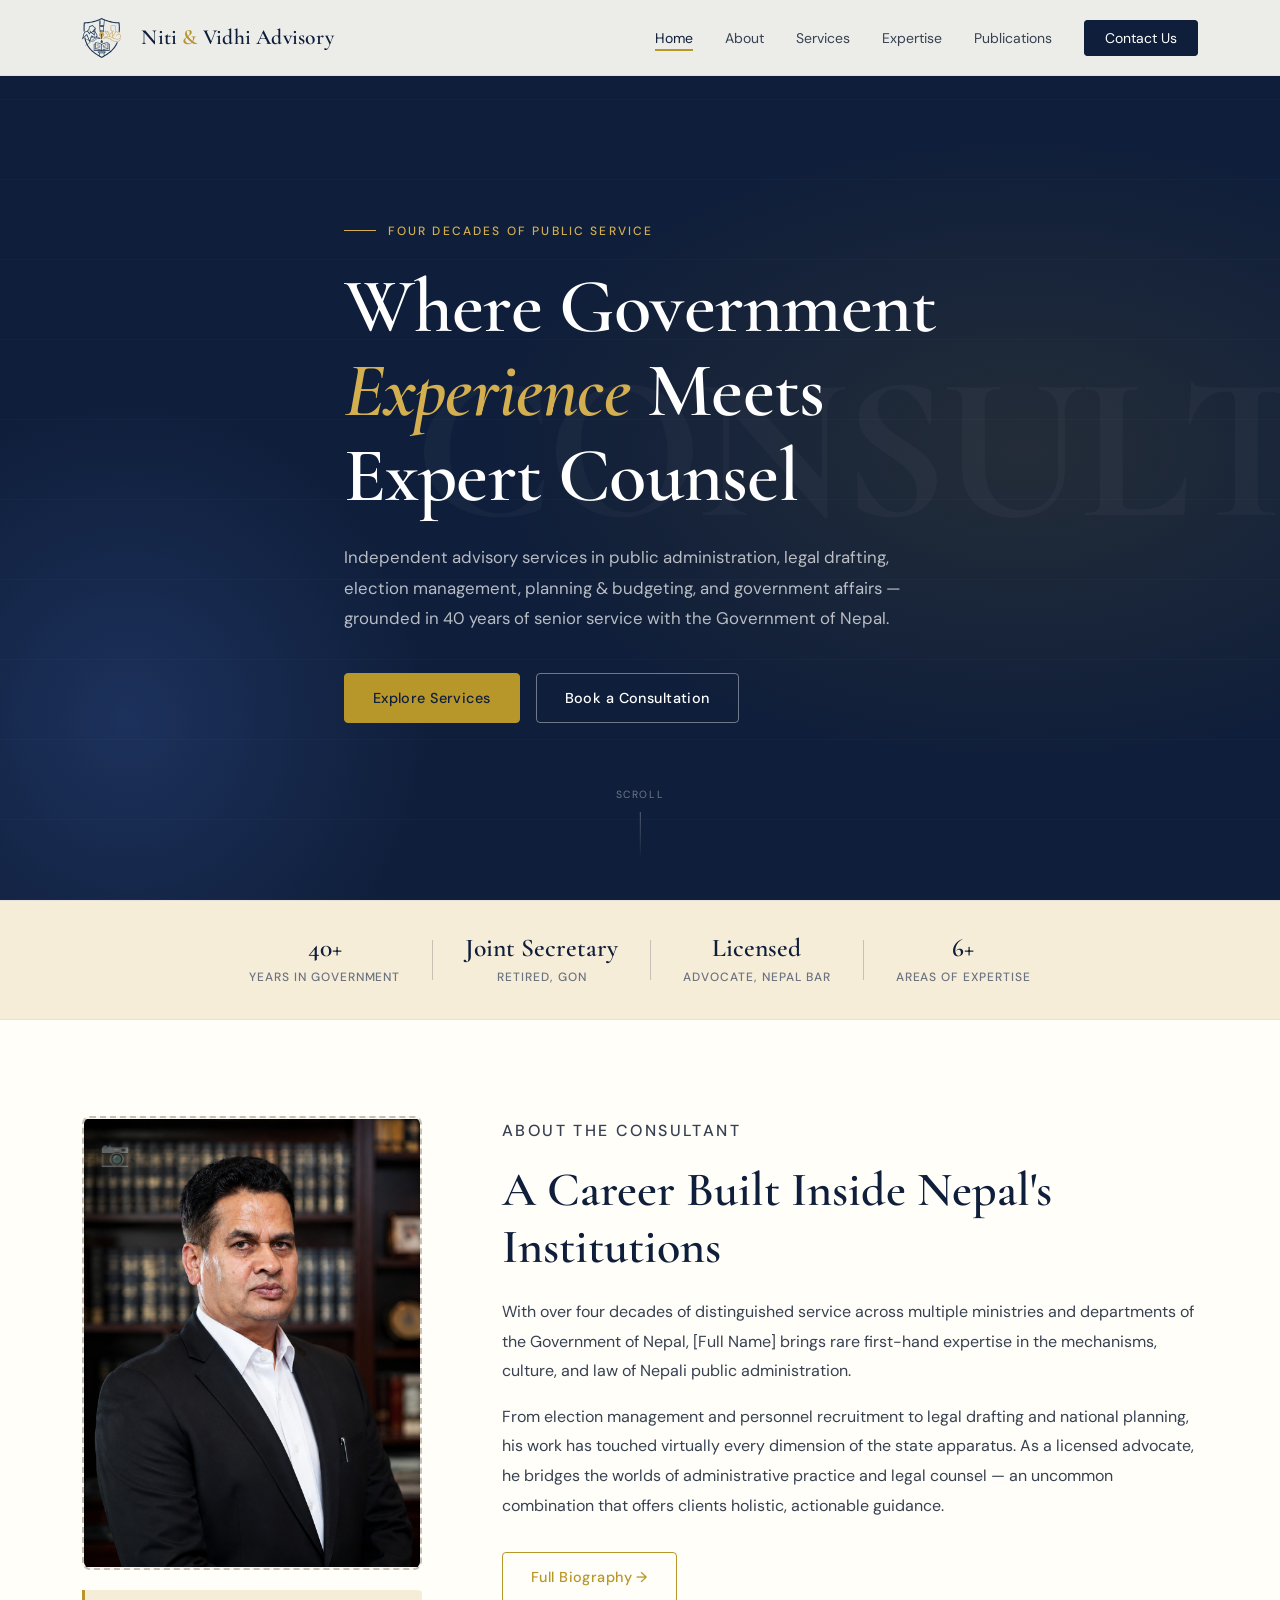
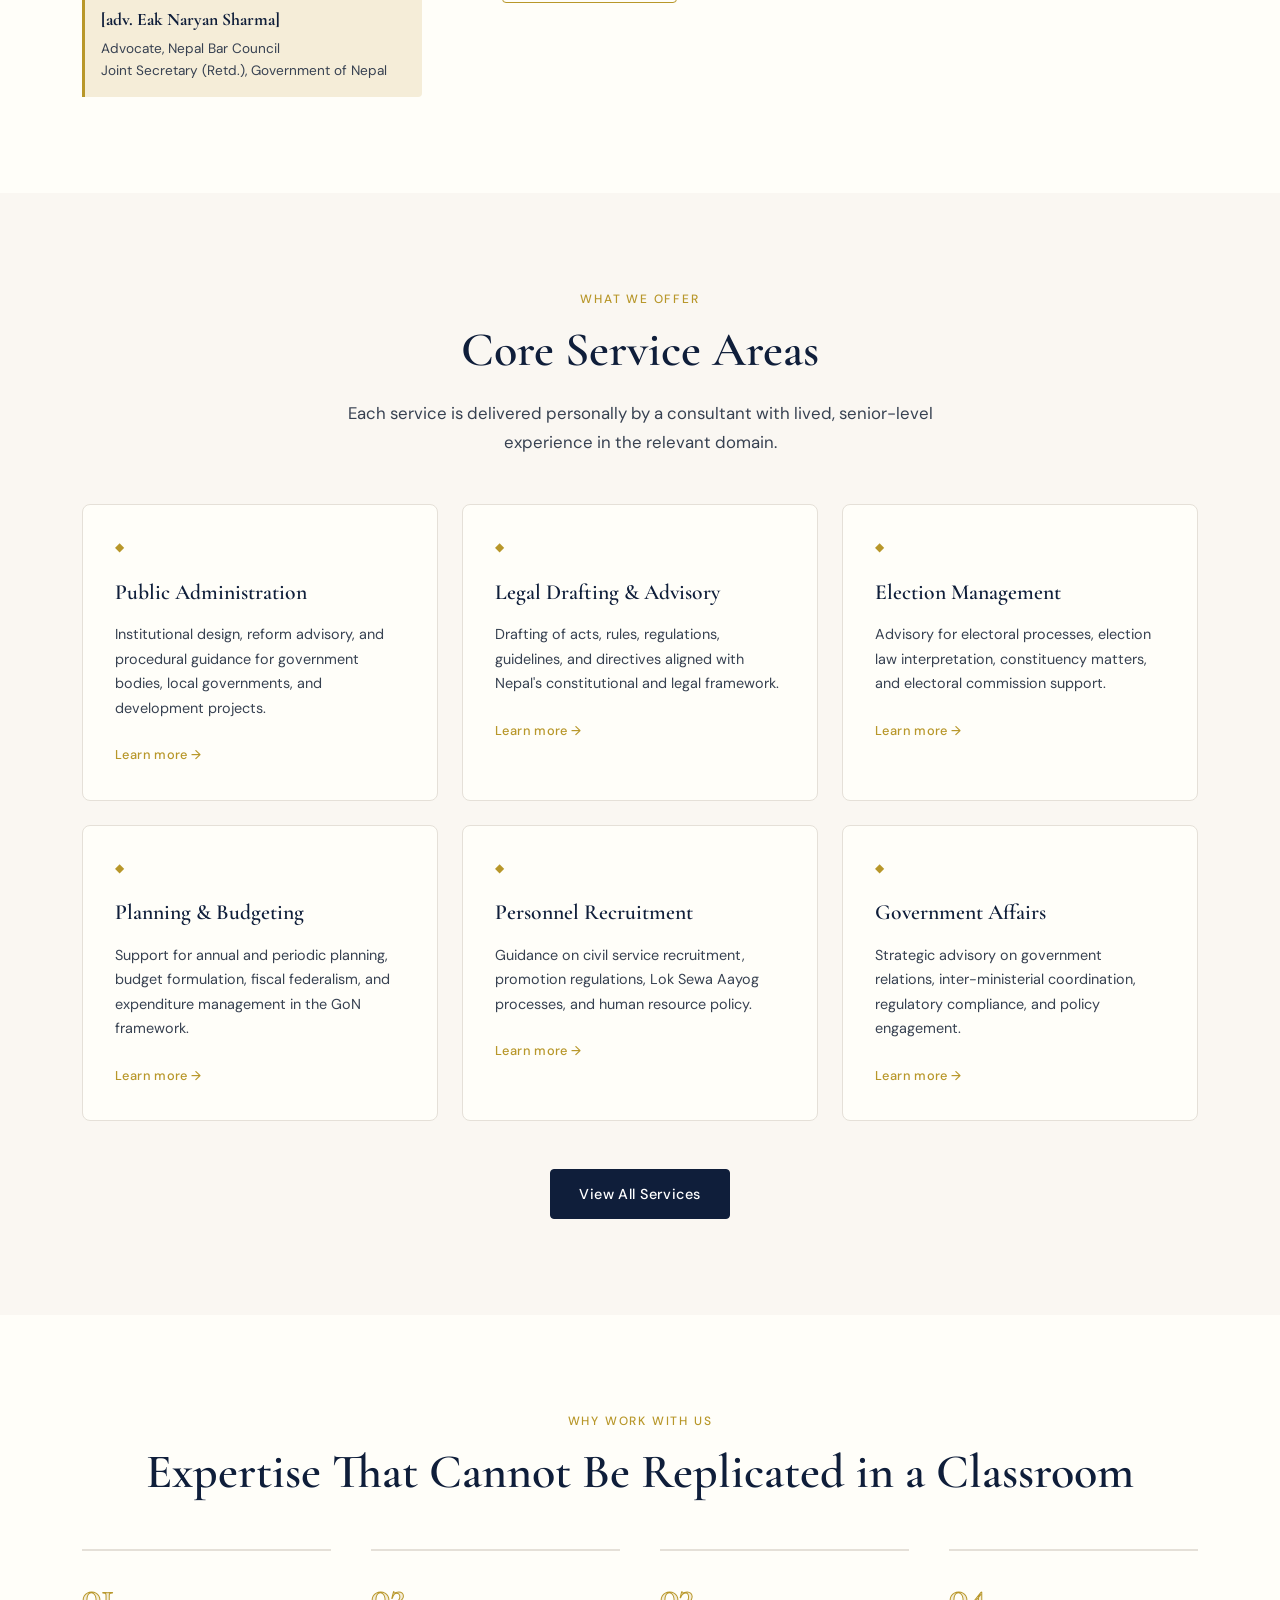
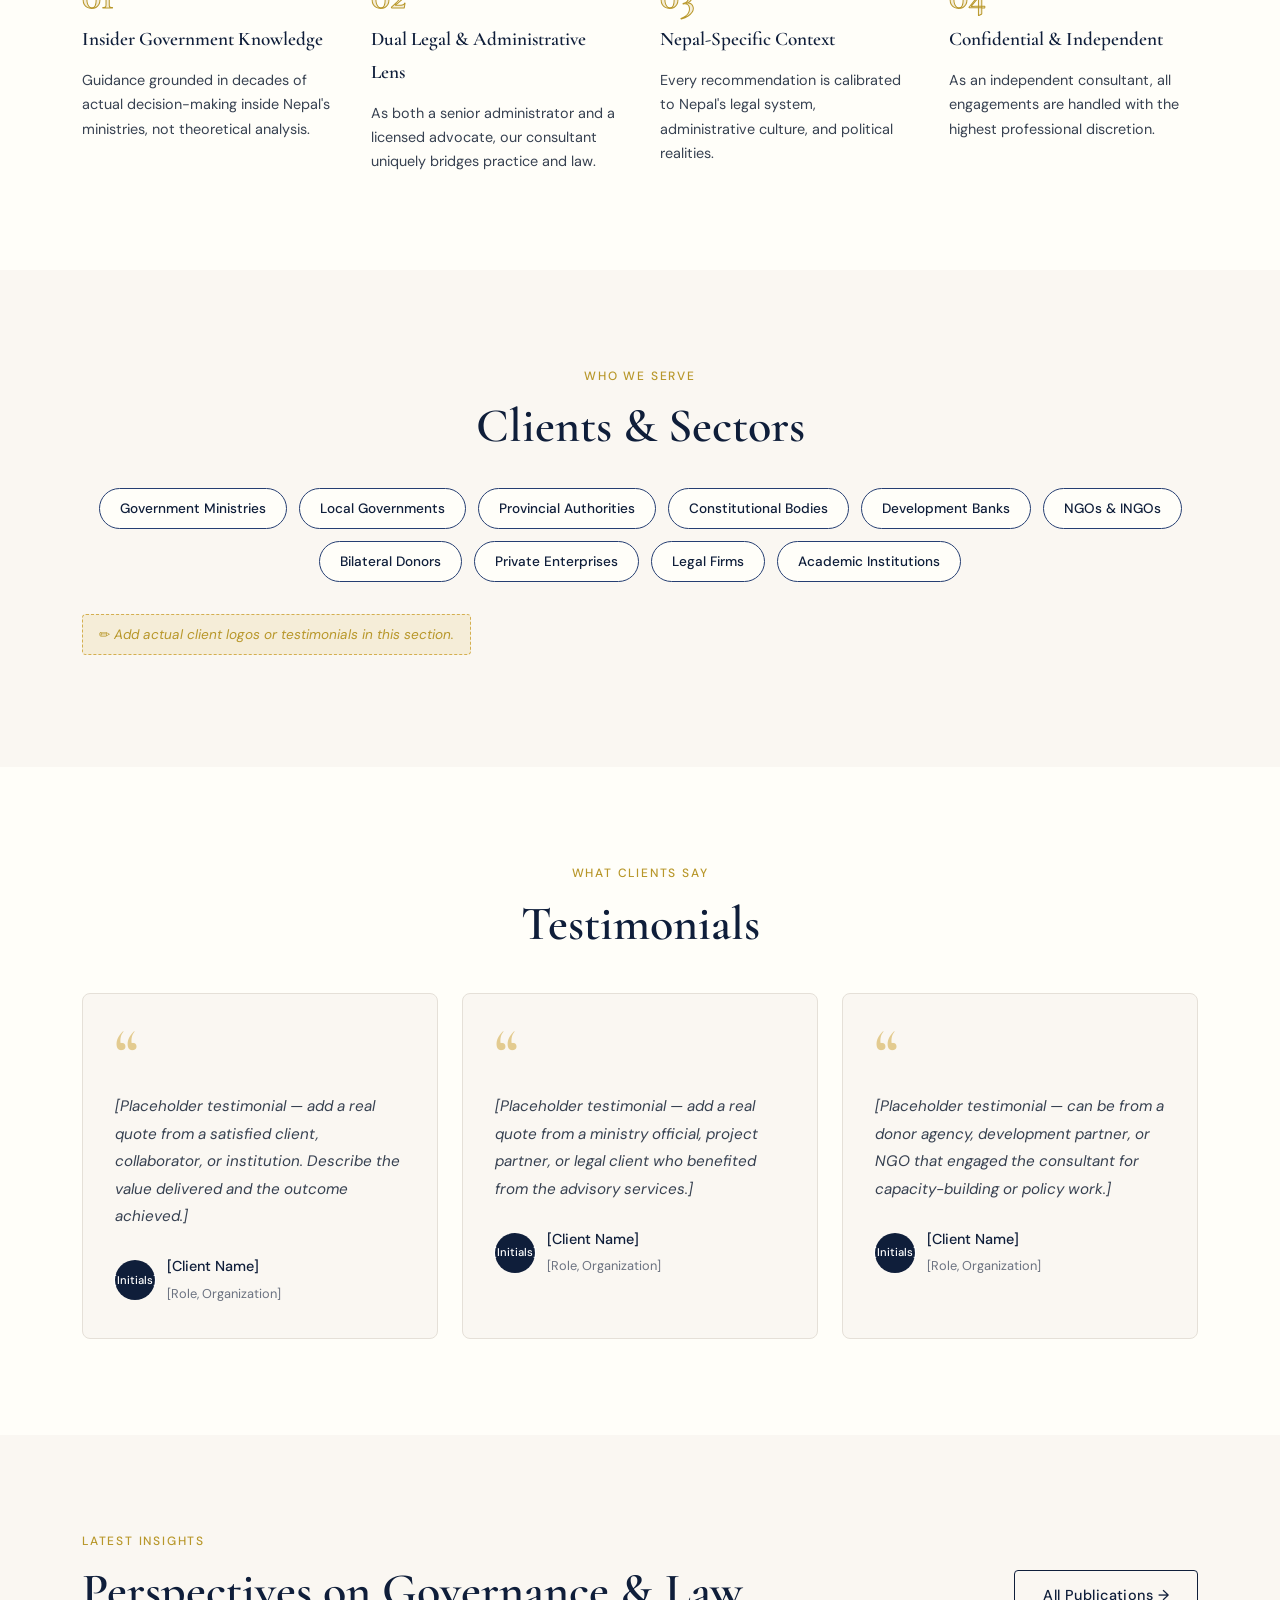
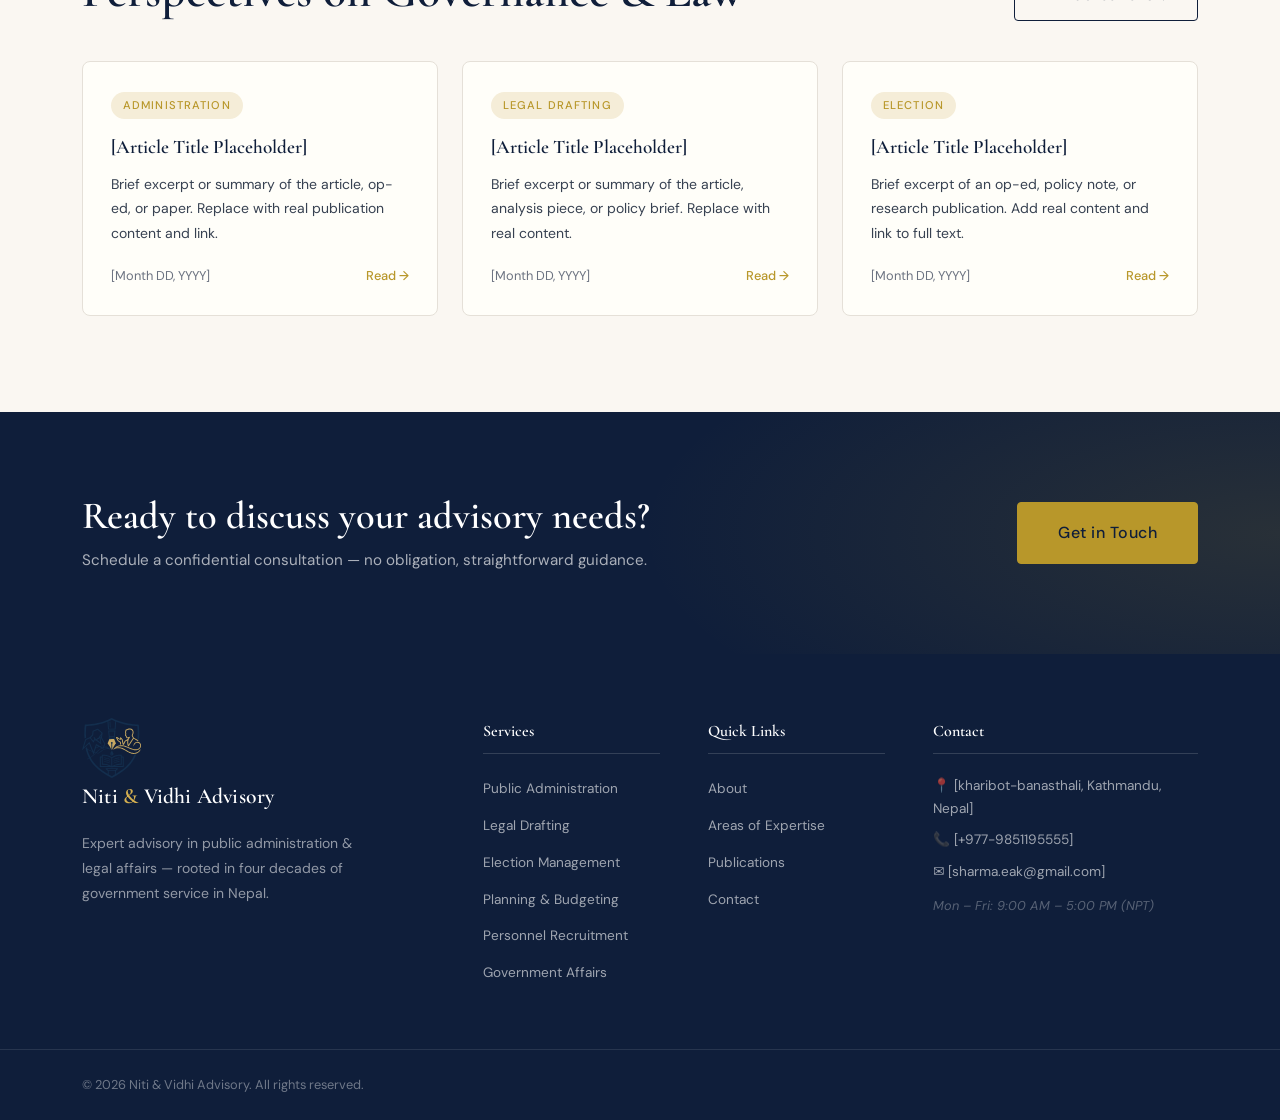
<file: index.html>
<!DOCTYPE html>
<html lang="en">
<head>
  <meta charset="UTF-8" />
  <meta name="viewport" content="width=device-width, initial-scale=1.0" />
  <title>Sharma Consult | Public Administration & Legal Advisory</title>
  <meta name="description" content="Expert consulting in public administration, legal drafting, election management, planning & budgeting, and government affairs in Nepal." />
  <link rel="preconnect" href="https://fonts.googleapis.com" />
  <link href="https://fonts.googleapis.com/css2?family=Cormorant+Garamond:ital,wght@0,400;0,500;0,600;0,700;1,400;1,600&family=DM+Sans:wght@300;400;500&display=swap" rel="stylesheet" />
  <link rel="stylesheet" href="css/style.css" />
</head>
<body>

  <!-- ========== NAVIGATION ========== -->
  <header class="site-header" id="site-header">
    <nav class="nav-container">
      
      <a href="index.html" class="logo">
      <img src="assets/small_logo.svg" alt="Niti & Vidhi Advisory Logo" class="logo-image">
      <span class="logo-text">Niti <span class="logo-accent">&</span> Vidhi Advisory</span>
      </a>
      <!--<a href="index.html" class="logo">
        <span class="logo-mark">&#x2767;</span>
        <span class="logo-text">Sharma<span class="logo-accent">Consult</span></span>
      </a>-->
      <ul class="nav-links" id="nav-links">
        <li><a href="index.html" class="nav-link active">Home</a></li>
        <li><a href="pages/about.html" class="nav-link">About</a></li>
        <li><a href="pages/services.html" class="nav-link">Services</a></li>
        <li><a href="pages/expertise.html" class="nav-link">Expertise</a></li>
        <li><a href="pages/publications.html" class="nav-link">Publications</a></li>
        <li><a href="pages/contact.html" class="nav-link cta-nav">Contact Us</a></li>
      </ul>
      <button class="hamburger" id="hamburger" aria-label="Toggle menu">
        <span></span><span></span><span></span>
      </button>
    </nav>
  </header>

  <main>

    <!-- ========== HERO SECTION ========== -->
    <section class="hero">
      <div class="hero-bg-text">CONSULT</div>
      <div class="hero-content">
        <p class="hero-tagline">Four Decades of Public Service</p>
        <h1 class="hero-heading">
          Where Government<br />
          <em>Experience</em> Meets<br />
          Expert Counsel
        </h1>
        <p class="hero-sub">
          Independent advisory services in public administration, legal drafting,
          election management, planning &amp; budgeting, and government affairs — 
          grounded in 40 years of senior service with the Government of Nepal.
        </p>
        <div class="hero-actions">
          <a href="pages/services.html" class="btn btn-primary">Explore Services</a>
          <a href="pages/contact.html" class="btn btn-ghost">Book a Consultation</a>
        </div>
      </div>
      <div class="hero-scroll-indicator">
        <span>Scroll</span>
        <div class="scroll-line"></div>
      </div>
    </section>

    <!-- ========== CREDENTIAL STRIP ========== -->
    <section class="credential-strip">
      <div class="strip-inner">
        <div class="credential-item">
          <span class="cred-number">40+</span>
          <span class="cred-label">Years in Government</span>
        </div>
        <div class="credential-divider"></div>
        <div class="credential-item">
          <span class="cred-number">Joint&nbsp;Secretary</span>
          <span class="cred-label">Retired, GoN</span>
        </div>
        <div class="credential-divider"></div>
        <div class="credential-item">
          <span class="cred-number">Licensed</span>
          <span class="cred-label">Advocate, Nepal Bar</span>
        </div>
        <div class="credential-divider"></div>
        <div class="credential-item">
          <span class="cred-number">6+</span>
          <span class="cred-label">Areas of Expertise</span>
        </div>
      </div>
    </section>

    <!-- ========== ABOUT SNAPSHOT ========== -->
    <section class="section about-snapshot">
      <div class="container two-col">
        <div class="about-img-col">
          <div class="portrait-placeholder">
            <img src="assets/portrait.png" alt="[adv. Eak Naryan Sharma], Joint Secretary (Retd.)" />
            
          </div>
          <div class="portrait-caption">
            <strong>[adv. Eak Naryan Sharma]</strong>
            Advocate, Nepal Bar Council<br />
            Joint Secretary (Retd.), Government of Nepal
          </div>
        </div>
        <div class="about-text-col">
          <p class="section-label">About the Consultant</p>
          <h2 class="section-heading">A Career Built Inside Nepal's Institutions</h2>
          <p>
            With over four decades of distinguished service across multiple ministries
            and departments of the Government of Nepal, [Full Name] brings rare
            first-hand expertise in the mechanisms, culture, and law of Nepali
            public administration.
          </p>
          <p>
            From election management and personnel recruitment to legal drafting and
            national planning, his work has touched virtually every dimension of the
            state apparatus. As a licensed advocate, he bridges the worlds of
            administrative practice and legal counsel — an uncommon combination that
            offers clients holistic, actionable guidance.
          </p>
          <!--<p class="placeholder-note">
            ✏️ <em>Placeholder — replace with full biography of the consultant.</em>
          </p>-->
          <a href="pages/about.html" class="btn btn-outline">Full Biography &rarr;</a>
        </div>
      </div>
    </section>

    <!-- ========== SERVICES OVERVIEW ========== -->
    <section class="section services-overview bg-muted">
      <div class="container">
        <p class="section-label center">What We Offer</p>
        <h2 class="section-heading center">Core Service Areas</h2>
        <p class="section-intro center">
          Each service is delivered personally by a consultant with lived, senior-level
          experience in the relevant domain.
        </p>
        <div class="services-grid">

          <a href="pages/services.html#administration" class="service-card">
            <div class="service-icon">&#9670;</div>
            <h3>Public Administration</h3>
            <p>Institutional design, reform advisory, and procedural guidance for government bodies, local governments, and development projects.</p>
            <span class="card-link">Learn more &rarr;</span>
          </a>

          <a href="pages/services.html#legal" class="service-card">
            <div class="service-icon">&#9670;</div>
            <h3>Legal Drafting &amp; Advisory</h3>
            <p>Drafting of acts, rules, regulations, guidelines, and directives aligned with Nepal's constitutional and legal framework.</p>
            <span class="card-link">Learn more &rarr;</span>
          </a>

          <a href="pages/services.html#election" class="service-card">
            <div class="service-icon">&#9670;</div>
            <h3>Election Management</h3>
            <p>Advisory for electoral processes, election law interpretation, constituency matters, and electoral commission support.</p>
            <span class="card-link">Learn more &rarr;</span>
          </a>

          <a href="pages/services.html#planning" class="service-card">
            <div class="service-icon">&#9670;</div>
            <h3>Planning &amp; Budgeting</h3>
            <p>Support for annual and periodic planning, budget formulation, fiscal federalism, and expenditure management in the GoN framework.</p>
            <span class="card-link">Learn more &rarr;</span>
          </a>

          <a href="pages/services.html#recruitment" class="service-card">
            <div class="service-icon">&#9670;</div>
            <h3>Personnel Recruitment</h3>
            <p>Guidance on civil service recruitment, promotion regulations, Lok Sewa Aayog processes, and human resource policy.</p>
            <span class="card-link">Learn more &rarr;</span>
          </a>

          <a href="pages/services.html#government-affairs" class="service-card">
            <div class="service-icon">&#9670;</div>
            <h3>Government Affairs</h3>
            <p>Strategic advisory on government relations, inter-ministerial coordination, regulatory compliance, and policy engagement.</p>
            <span class="card-link">Learn more &rarr;</span>
          </a>

        </div>
        <div class="center" style="margin-top: 3rem;">
          <a href="pages/services.html" class="btn btn-primary">View All Services</a>
        </div>
      </div>
    </section>

  
    <!-- ========== WHY CHOOSE US ========== -->
    <section class="section why-us">
      <div class="container">
        <p class="section-label center">Why Work With Us</p>
        <h2 class="section-heading center">Expertise That Cannot Be Replicated in a Classroom</h2>
        <div class="why-grid">
          <div class="why-item">
            <div class="why-num">01</div>
            <h4>Insider Government Knowledge</h4>
            <p>Guidance grounded in decades of actual decision-making inside Nepal's ministries, not theoretical analysis.</p>
          </div>
          <div class="why-item">
            <div class="why-num">02</div>
            <h4>Dual Legal &amp; Administrative Lens</h4>
            <p>As both a senior administrator and a licensed advocate, our consultant uniquely bridges practice and law.</p>
          </div>
          <div class="why-item">
            <div class="why-num">03</div>
            <h4>Nepal-Specific Context</h4>
            <p>Every recommendation is calibrated to Nepal's legal system, administrative culture, and political realities.</p>
          </div>
          <div class="why-item">
            <div class="why-num">04</div>
            <h4>Confidential &amp; Independent</h4>
            <p>As an independent consultant, all engagements are handled with the highest professional discretion.</p>
          </div>
        </div>
      </div>
    </section>

    <!-- ========== CLIENTS / SECTORS ========== -->
    <section class="section sectors bg-muted">
      <div class="container">
        <p class="section-label center">Who We Serve</p>
        <h2 class="section-heading center">Clients &amp; Sectors</h2>
        <div class="sectors-grid">
          <div class="sector-pill">Government Ministries</div>
          <div class="sector-pill">Local Governments</div>
          <div class="sector-pill">Provincial Authorities</div>
          <div class="sector-pill">Constitutional Bodies</div>
          <div class="sector-pill">Development Banks</div>
          <div class="sector-pill">NGOs &amp; INGOs</div>
          <div class="sector-pill">Bilateral Donors</div>
          <div class="sector-pill">Private Enterprises</div>
          <div class="sector-pill">Legal Firms</div>
          <div class="sector-pill">Academic Institutions</div>
        </div>
        <p class="placeholder-note center" style="margin-top: 2rem;">
          ✏️ <em>Add actual client logos or testimonials in this section.</em>
        </p>
      </div>
    </section>

    <!-- ========== TESTIMONIALS ========== -->
    <section class="section testimonials">
      <div class="container">
        <p class="section-label center">What Clients Say</p>
        <h2 class="section-heading center">Testimonials</h2>
        <div class="testimonials-grid">

          <div class="testimonial-card">
            <div class="quote-mark">&ldquo;</div>
            <p class="testimonial-text">
              [Placeholder testimonial — add a real quote from a satisfied client, collaborator, or institution. Describe the value delivered and the outcome achieved.]
            </p>
            <div class="testimonial-author">
              <div class="author-avatar">[Initials]</div>
              <div>
                <strong>[Client Name]</strong>
                <span>[Role, Organization]</span>
              </div>
            </div>
          </div>

          <div class="testimonial-card">
            <div class="quote-mark">&ldquo;</div>
            <p class="testimonial-text">
              [Placeholder testimonial — add a real quote from a ministry official, project partner, or legal client who benefited from the advisory services.]
            </p>
            <div class="testimonial-author">
              <div class="author-avatar">[Initials]</div>
              <div>
                <strong>[Client Name]</strong>
                <span>[Role, Organization]</span>
              </div>
            </div>
          </div>

          <div class="testimonial-card">
            <div class="quote-mark">&ldquo;</div>
            <p class="testimonial-text">
              [Placeholder testimonial — can be from a donor agency, development partner, or NGO that engaged the consultant for capacity-building or policy work.]
            </p>
            <div class="testimonial-author">
              <div class="author-avatar">[Initials]</div>
              <div>
                <strong>[Client Name]</strong>
                <span>[Role, Organization]</span>
              </div>
            </div>
          </div>

        </div>
      </div>
    </section>

    <!-- ========== LATEST INSIGHTS ========== -->
    <section class="section insights bg-muted">
      <div class="container">
        <p class="section-label">Latest Insights</p>
        <div class="insights-header">
          <h2 class="section-heading">Perspectives on Governance &amp; Law</h2>
          <a href="pages/publications.html" class="btn btn-ghost">All Publications &rarr;</a>
        </div>
        <div class="insights-grid">

          <article class="insight-card">
            <div class="insight-tag">Administration</div>
            <h3 class="insight-title">[Article Title Placeholder]</h3>
            <p class="insight-excerpt">Brief excerpt or summary of the article, op-ed, or paper. Replace with real publication content and link.</p>
            <div class="insight-meta">
              <span>[Month DD, YYYY]</span>
              <a href="#" class="read-more">Read &rarr;</a>
            </div>
          </article>

          <article class="insight-card">
            <div class="insight-tag">Legal Drafting</div>
            <h3 class="insight-title">[Article Title Placeholder]</h3>
            <p class="insight-excerpt">Brief excerpt or summary of the article, analysis piece, or policy brief. Replace with real content.</p>
            <div class="insight-meta">
              <span>[Month DD, YYYY]</span>
              <a href="#" class="read-more">Read &rarr;</a>
            </div>
          </article>

          <article class="insight-card">
            <div class="insight-tag">Election</div>
            <h3 class="insight-title">[Article Title Placeholder]</h3>
            <p class="insight-excerpt">Brief excerpt of an op-ed, policy note, or research publication. Add real content and link to full text.</p>
            <div class="insight-meta">
              <span>[Month DD, YYYY]</span>
              <a href="#" class="read-more">Read &rarr;</a>
            </div>
          </article>

        </div>
      </div>
    </section>

    <!-- ========== CTA BANNER ========== -->
    <section class="cta-banner">
      <div class="container cta-inner">
        <div>
          <h2 class="cta-heading">Ready to discuss your advisory needs?</h2>
          <p class="cta-sub">Schedule a confidential consultation — no obligation, straightforward guidance.</p>
        </div>
        <a href="pages/contact.html" class="btn btn-primary btn-large">Get in Touch</a>
      </div>
    </section>

  </main>

  <!-- ========== FOOTER ========== -->
  <footer class="site-footer">
    <div class="container footer-grid">
      <div class="footer-brand">
        <a href="index.html" class="logo-footer">
          <img src="assets/small_logo.svg" alt="Niti & Vidhi Advisory Logo" class="logo-image-footer">
          <span class="logo-text">Niti <span class="logo-accent">&</span> Vidhi Advisory</span>
        </a>      
        <p class="footer-tagline">Expert advisory in public administration &amp; legal affairs — rooted in four decades of government service in Nepal.</p>
      </div>
      <div class="footer-col">
        <h4>Services</h4>
        <ul>
          <li><a href="pages/services.html#administration">Public Administration</a></li>
          <li><a href="pages/services.html#legal">Legal Drafting</a></li>
          <li><a href="pages/services.html#election">Election Management</a></li>
          <li><a href="pages/services.html#planning">Planning &amp; Budgeting</a></li>
          <li><a href="pages/services.html#recruitment">Personnel Recruitment</a></li>
          <li><a href="pages/services.html#government-affairs">Government Affairs</a></li>
        </ul>
      </div>
      <div class="footer-col">
        <h4>Quick Links</h4>
        <ul>
          <li><a href="pages/about.html">About</a></li>
          <li><a href="pages/expertise.html">Areas of Expertise</a></li>
          <li><a href="pages/publications.html">Publications</a></li>
          <li><a href="pages/contact.html">Contact</a></li>
        </ul>
      </div>
      <div class="footer-col footer-contact">
        <h4>Contact</h4>
        <p>&#128205; [kharibot-banasthali, Kathmandu, Nepal]</p>
        <p>&#128222; [+977-9851195555]</p>
        <p>&#9993; [sharma.eak@gmail.com]</p>
        <p class="footer-hours">Mon – Fri: 9:00 AM – 5:00 PM (NPT)</p>
      </div>
    </div>
    <div class="footer-bottom">
      <div class="container footer-bottom-inner">
        <p>&copy; 2026 Niti & Vidhi Advisory. All rights reserved.</p>
    
      </div>
    </div>
  </footer>

  <script src="js/main.js"></script>
</body>
</html>
</file>
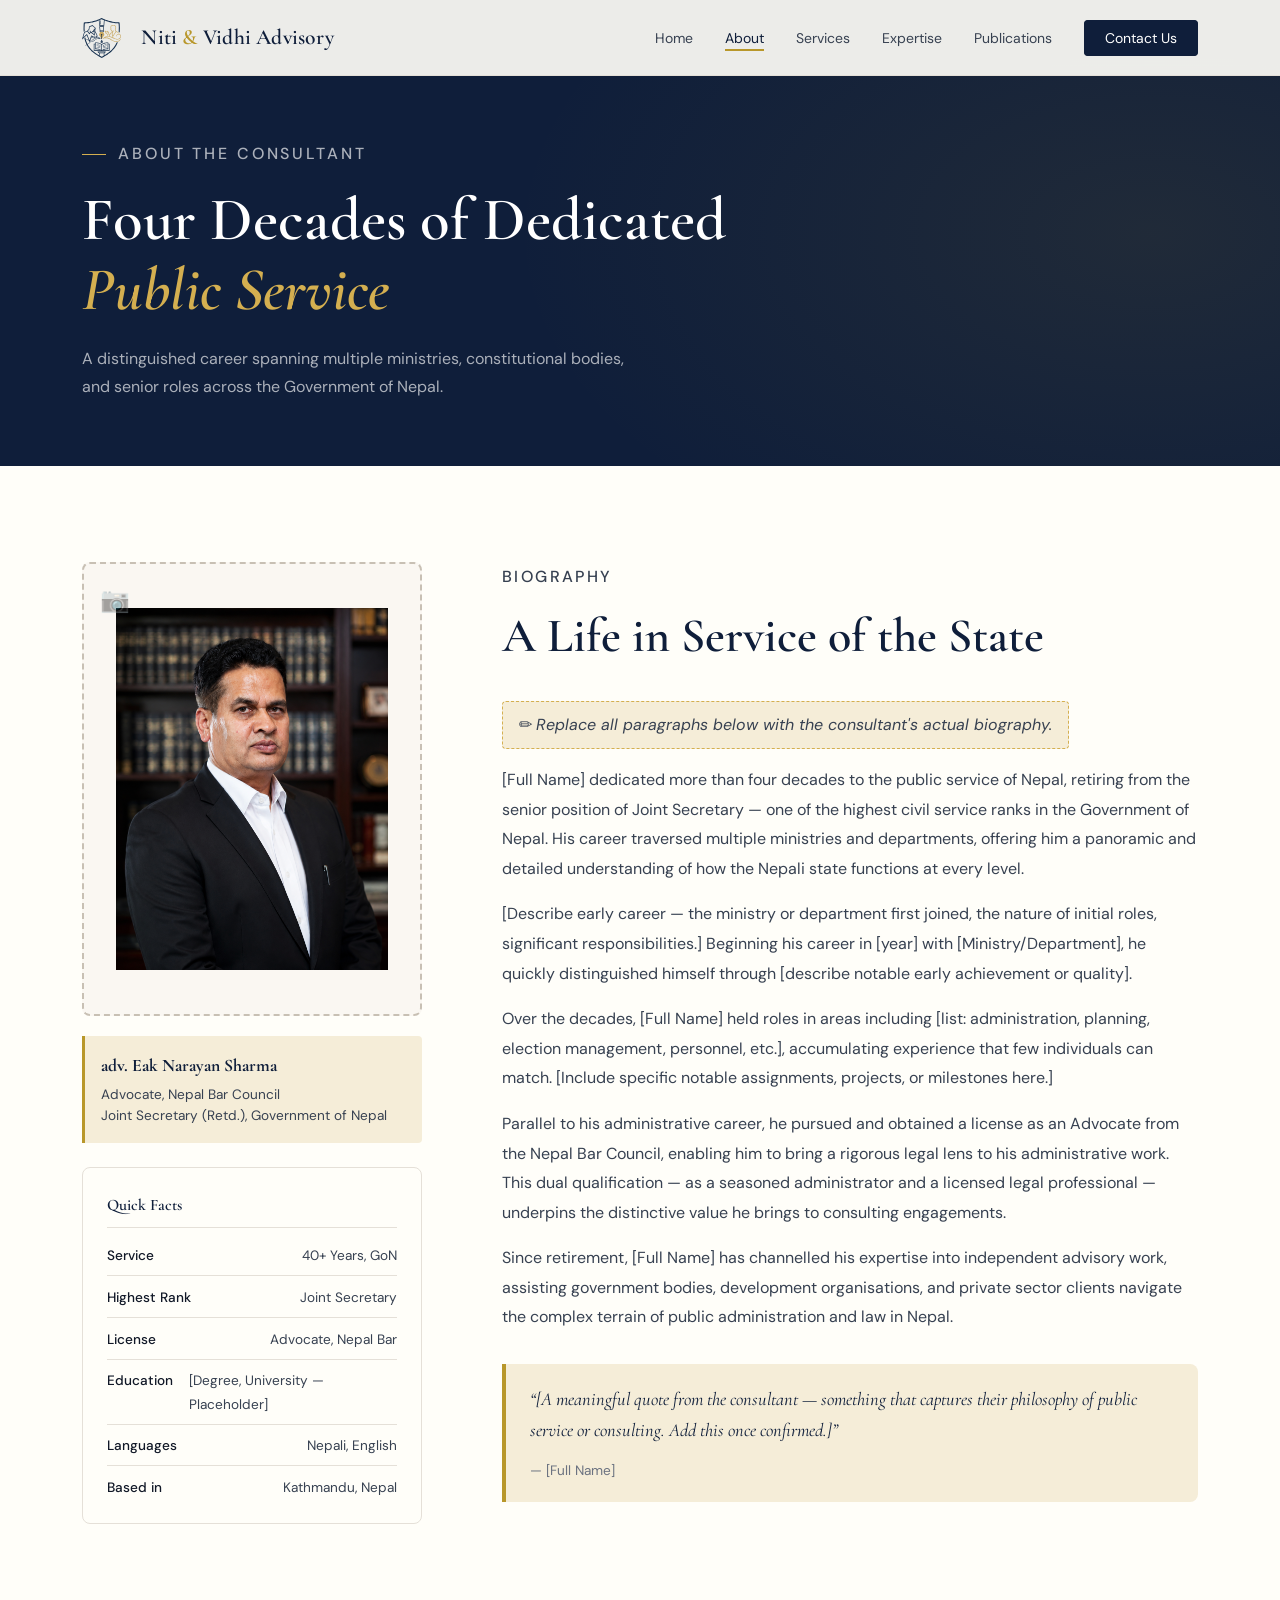
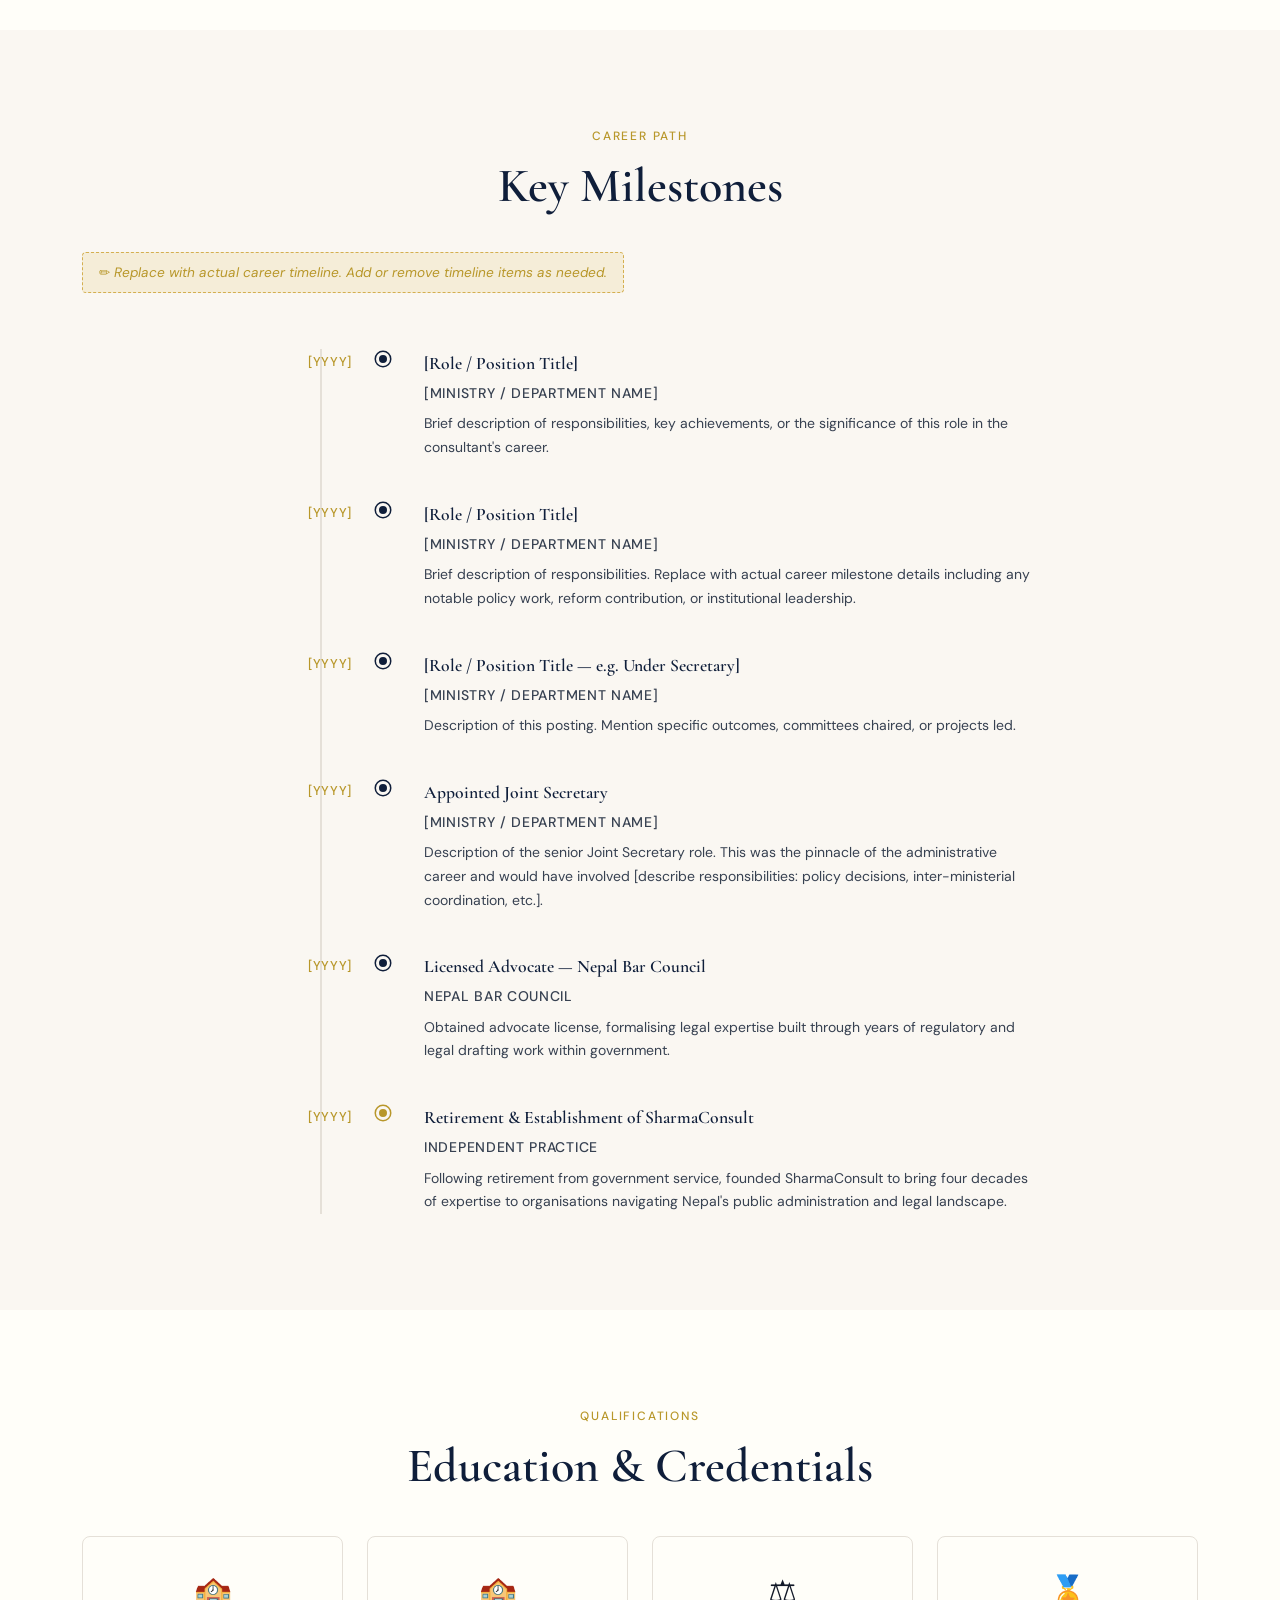
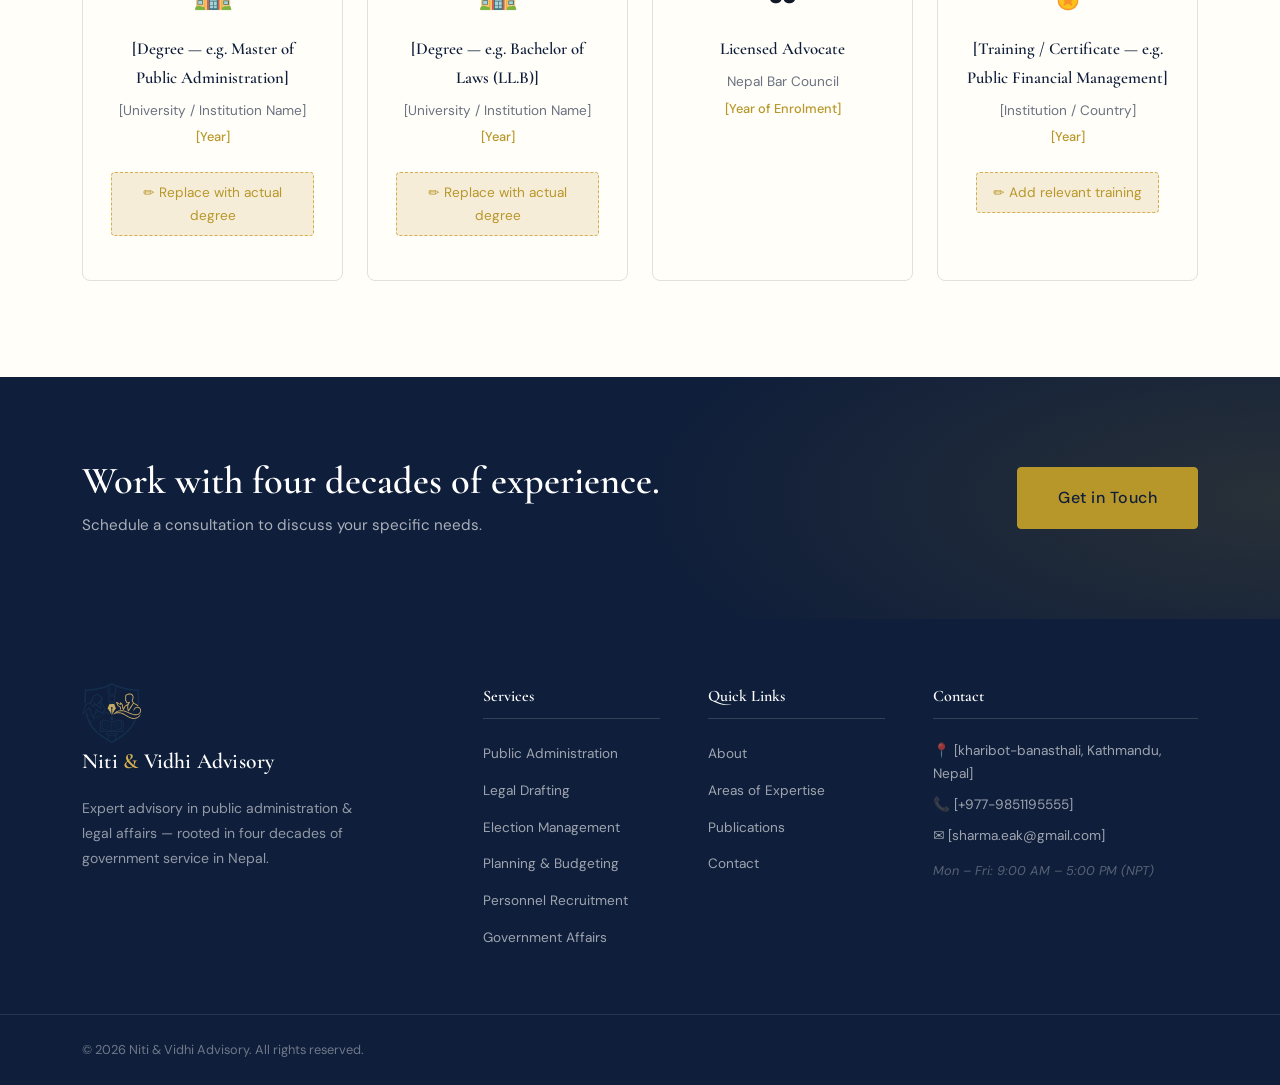
<file: pages/about.html>
<!DOCTYPE html>
<html lang="en">
<head>
  <meta charset="UTF-8" />
  <meta name="viewport" content="width=device-width, initial-scale=1.0" />
  <title>About — Sharma Consult</title>
  <link rel="preconnect" href="https://fonts.googleapis.com" />
  <link href="https://fonts.googleapis.com/css2?family=Cormorant+Garamond:ital,wght@0,400;0,500;0,600;0,700;1,400;1,600&family=DM+Sans:wght@300;400;500&display=swap" rel="stylesheet" />
  <link rel="stylesheet" href="../css/style.css" />
  <link rel="stylesheet" href="../css/pages.css" />
</head>
<body>

  <header class="site-header" id="site-header">
    <nav class="nav-container">
      
      <a href="../index.html" class="logo">
      <img src="../assets/small_logo.svg" alt="Niti & Vidhi Advisory Logo" class="logo-image">
      <span class="logo-text">Niti <span class="logo-accent">&</span> Vidhi Advisory</span>
      </a>
      <!--<a href="index.html" class="logo">
        <span class="logo-mark">&#x2767;</span>
        <span class="logo-text">Sharma<span class="logo-accent">Consult</span></span>
      </a>-->
      <ul class="nav-links" id="nav-links">
        <li><a href="../index.html" class="nav-link active">Home</a></li>
        <li><a href="../pages/about.html" class="nav-link">About</a></li>
        <li><a href="../pages/services.html" class="nav-link">Services</a></li>
        <li><a href="../pages/expertise.html" class="nav-link">Expertise</a></li>
        <li><a href="../pages/publications.html" class="nav-link">Publications</a></li>
        <li><a href="../pages/contact.html" class="nav-link cta-nav">Contact Us</a></li>
      </ul>
      <button class="hamburger" id="hamburger" aria-label="Toggle menu">
        <span></span><span></span><span></span>
      </button>
    </nav>
  </header>

  <main>
    <!-- PAGE BANNER -->
    <section class="page-banner">
      <div class="container">
        <p class="page-banner-label">About the Consultant</p>
        <h1>Four Decades of Dedicated<br /><em style="color: var(--gold-light);">Public Service</em></h1>
        <p>A distinguished career spanning multiple ministries, constitutional bodies, and senior roles across the Government of Nepal.</p>
      </div>
    </section>

    <!-- BIOGRAPHY -->
    <section class="section">
      <div class="container two-col">
        <div class="about-img-col">
          <div class="portrait-placeholder" style="aspect-ratio: 3/4;">
            <div class="portrait-inner">
              <img src="../assets/portrait.png" alt="[adv. Eak Naryan Sharma], Joint Secretary (Retd.)" />
            </div>
          </div>
          <div class="portrait-caption">
            <strong>adv. Eak Narayan Sharma</strong>
            Advocate, Nepal Bar Council<br />
            Joint Secretary (Retd.), Government of Nepal
          </div>

          <!-- SIDEBAR: Quick Facts -->
          <div class="sidebar-card">
            <h4>Quick Facts</h4>
            <ul class="fact-list">
              <li><span class="fact-label">Service</span><span>40+ Years, GoN</span></li>
              <li><span class="fact-label">Highest Rank</span><span>Joint Secretary</span></li>
              <li><span class="fact-label">License</span><span>Advocate, Nepal Bar</span></li>
              <li><span class="fact-label">Education</span><span>[Degree, University — Placeholder]</span></li>
              <li><span class="fact-label">Languages</span><span>Nepali, English</span></li>
              <li><span class="fact-label">Based in</span><span>Kathmandu, Nepal</span></li>
            </ul>
          </div>
        </div>

        <div class="about-text-col">
          <p class="section-label">Biography</p>
          <h2 class="section-heading">A Life in Service of the State</h2>

          <p class="placeholder-note">✏️ <em>Replace all paragraphs below with the consultant's actual biography.</em></p>

          <p>
            [Full Name] dedicated more than four decades to the public service of Nepal, retiring from the senior position of Joint Secretary — one of the highest civil service ranks in the Government of Nepal. His career traversed multiple ministries and departments, offering him a panoramic and detailed understanding of how the Nepali state functions at every level.
          </p>
          <p>
            [Describe early career — the ministry or department first joined, the nature of initial roles, significant responsibilities.] Beginning his career in [year] with [Ministry/Department], he quickly distinguished himself through [describe notable early achievement or quality].
          </p>
          <p>
            Over the decades, [Full Name] held roles in areas including [list: administration, planning, election management, personnel, etc.], accumulating experience that few individuals can match. [Include specific notable assignments, projects, or milestones here.]
          </p>
          <p>
            Parallel to his administrative career, he pursued and obtained a license as an Advocate from the Nepal Bar Council, enabling him to bring a rigorous legal lens to his administrative work. This dual qualification — as a seasoned administrator and a licensed legal professional — underpins the distinctive value he brings to consulting engagements.
          </p>
          <p>
            Since retirement, [Full Name] has channelled his expertise into independent advisory work, assisting government bodies, development organisations, and private sector clients navigate the complex terrain of public administration and law in Nepal.
          </p>

          <blockquote class="pull-quote">
            &ldquo;[A meaningful quote from the consultant — something that captures their philosophy of public service or consulting. Add this once confirmed.]&rdquo;
            <cite>— [Full Name]</cite>
          </blockquote>
        </div>
      </div>
    </section>

    <!-- CAREER TIMELINE -->
    <section class="section bg-muted">
      <div class="container">
        <p class="section-label center">Career Path</p>
        <h2 class="section-heading center">Key Milestones</h2>
        <p class="placeholder-note center">✏️ <em>Replace with actual career timeline. Add or remove timeline items as needed.</em></p>

        <div class="timeline">

          <div class="timeline-item">
            <div class="timeline-year">[YYYY]</div>
            <div class="timeline-dot"></div>
            <div class="timeline-content">
              <h4>[Role / Position Title]</h4>
              <p class="timeline-org">[Ministry / Department Name]</p>
              <p>Brief description of responsibilities, key achievements, or the significance of this role in the consultant's career.</p>
            </div>
          </div>

          <div class="timeline-item">
            <div class="timeline-year">[YYYY]</div>
            <div class="timeline-dot"></div>
            <div class="timeline-content">
              <h4>[Role / Position Title]</h4>
              <p class="timeline-org">[Ministry / Department Name]</p>
              <p>Brief description of responsibilities. Replace with actual career milestone details including any notable policy work, reform contribution, or institutional leadership.</p>
            </div>
          </div>

          <div class="timeline-item">
            <div class="timeline-year">[YYYY]</div>
            <div class="timeline-dot"></div>
            <div class="timeline-content">
              <h4>[Role / Position Title — e.g. Under Secretary]</h4>
              <p class="timeline-org">[Ministry / Department Name]</p>
              <p>Description of this posting. Mention specific outcomes, committees chaired, or projects led.</p>
            </div>
          </div>

          <div class="timeline-item">
            <div class="timeline-year">[YYYY]</div>
            <div class="timeline-dot"></div>
            <div class="timeline-content">
              <h4>Appointed Joint Secretary</h4>
              <p class="timeline-org">[Ministry / Department Name]</p>
              <p>Description of the senior Joint Secretary role. This was the pinnacle of the administrative career and would have involved [describe responsibilities: policy decisions, inter-ministerial coordination, etc.].</p>
            </div>
          </div>

          <div class="timeline-item">
            <div class="timeline-year">[YYYY]</div>
            <div class="timeline-dot"></div>
            <div class="timeline-content">
              <h4>Licensed Advocate — Nepal Bar Council</h4>
              <p class="timeline-org">Nepal Bar Council</p>
              <p>Obtained advocate license, formalising legal expertise built through years of regulatory and legal drafting work within government.</p>
            </div>
          </div>

          <div class="timeline-item timeline-item--last">
            <div class="timeline-year">[YYYY]</div>
            <div class="timeline-dot timeline-dot--gold"></div>
            <div class="timeline-content">
              <h4>Retirement &amp; Establishment of SharmaConsult</h4>
              <p class="timeline-org">Independent Practice</p>
              <p>Following retirement from government service, founded SharmaConsult to bring four decades of expertise to organisations navigating Nepal's public administration and legal landscape.</p>
            </div>
          </div>

        </div>
      </div>
    </section>

    <!-- EDUCATION & CREDENTIALS -->
    <section class="section">
      <div class="container">
        <p class="section-label center">Qualifications</p>
        <h2 class="section-heading center">Education &amp; Credentials</h2>
        <div class="creds-grid">
          <div class="cred-card">
            <div class="cred-icon">&#127979;</div>
            <h4>[Degree — e.g. Master of Public Administration]</h4>
            <p class="cred-inst">[University / Institution Name]</p>
            <p class="cred-year">[Year]</p>
            <p class="placeholder-note">✏️ Replace with actual degree</p>
          </div>
          <div class="cred-card">
            <div class="cred-icon">&#127979;</div>
            <h4>[Degree — e.g. Bachelor of Laws (LL.B)]</h4>
            <p class="cred-inst">[University / Institution Name]</p>
            <p class="cred-year">[Year]</p>
            <p class="placeholder-note">✏️ Replace with actual degree</p>
          </div>
          <div class="cred-card">
            <div class="cred-icon">&#9878;</div>
            <h4>Licensed Advocate</h4>
            <p class="cred-inst">Nepal Bar Council</p>
            <p class="cred-year">[Year of Enrolment]</p>
          </div>
          <div class="cred-card">
            <div class="cred-icon">&#127941;</div>
            <h4>[Training / Certificate — e.g. Public Financial Management]</h4>
            <p class="cred-inst">[Institution / Country]</p>
            <p class="cred-year">[Year]</p>
            <p class="placeholder-note">✏️ Add relevant training</p>
          </div>
        </div>
      </div>
    </section>

    <!-- CTA -->
    <section class="cta-banner">
      <div class="container cta-inner">
        <div>
          <h2 class="cta-heading">Work with four decades of experience.</h2>
          <p class="cta-sub">Schedule a consultation to discuss your specific needs.</p>
        </div>
        <a href="contact.html" class="btn btn-primary btn-large">Get in Touch</a>
      </div>
    </section>
  </main>

  <footer class="site-footer">
    <div class="container footer-grid">
      <div class="footer-brand">
        <a href="../index.html" class="logo-footer">
          <img src="../assets/small_logo.svg" alt="Niti & Vidhi Advisory Logo" class="logo-image-footer">
          <span class="logo-text">Niti <span class="logo-accent">&</span> Vidhi Advisory</span>
        </a>      
        <p class="footer-tagline">Expert advisory in public administration &amp; legal affairs — rooted in four decades of government service in Nepal.</p>
      </div>
      <div class="footer-col">
        <h4>Services</h4>
        <ul>
          <li><a href="../pages/services.html#administration">Public Administration</a></li>
          <li><a href="../pages/services.html#legal">Legal Drafting</a></li>
          <li><a href="../pages/services.html#election">Election Management</a></li>
          <li><a href="../pages/services.html#planning">Planning &amp; Budgeting</a></li>
          <li><a href="../pages/services.html#recruitment">Personnel Recruitment</a></li>
          <li><a href="../pages/services.html#government-affairs">Government Affairs</a></li>
        </ul>
      </div>
      <div class="footer-col">
        <h4>Quick Links</h4>
        <ul>
          <li><a href="../pages/about.html">About</a></li>
          <li><a href="../pages/expertise.html">Areas of Expertise</a></li>
          <li><a href="../pages/publications.html">Publications</a></li>
          <li><a href="../pages/contact.html">Contact</a></li>
        </ul>
      </div>
      <div class="footer-col footer-contact">
        <h4>Contact</h4>
        <p>&#128205; [kharibot-banasthali, Kathmandu, Nepal]</p>
        <p>&#128222; [+977-9851195555]</p>
        <p>&#9993; [sharma.eak@gmail.com]</p>
        <p class="footer-hours">Mon – Fri: 9:00 AM – 5:00 PM (NPT)</p>
      </div>
    </div>
    <div class="footer-bottom">
      <div class="container footer-bottom-inner">
        <p>&copy; 2026 Niti & Vidhi Advisory. All rights reserved.</p>
    
      </div>
    </div>
  </footer>

  <script src="../js/main.js"></script>
</body>
</html>
</file>
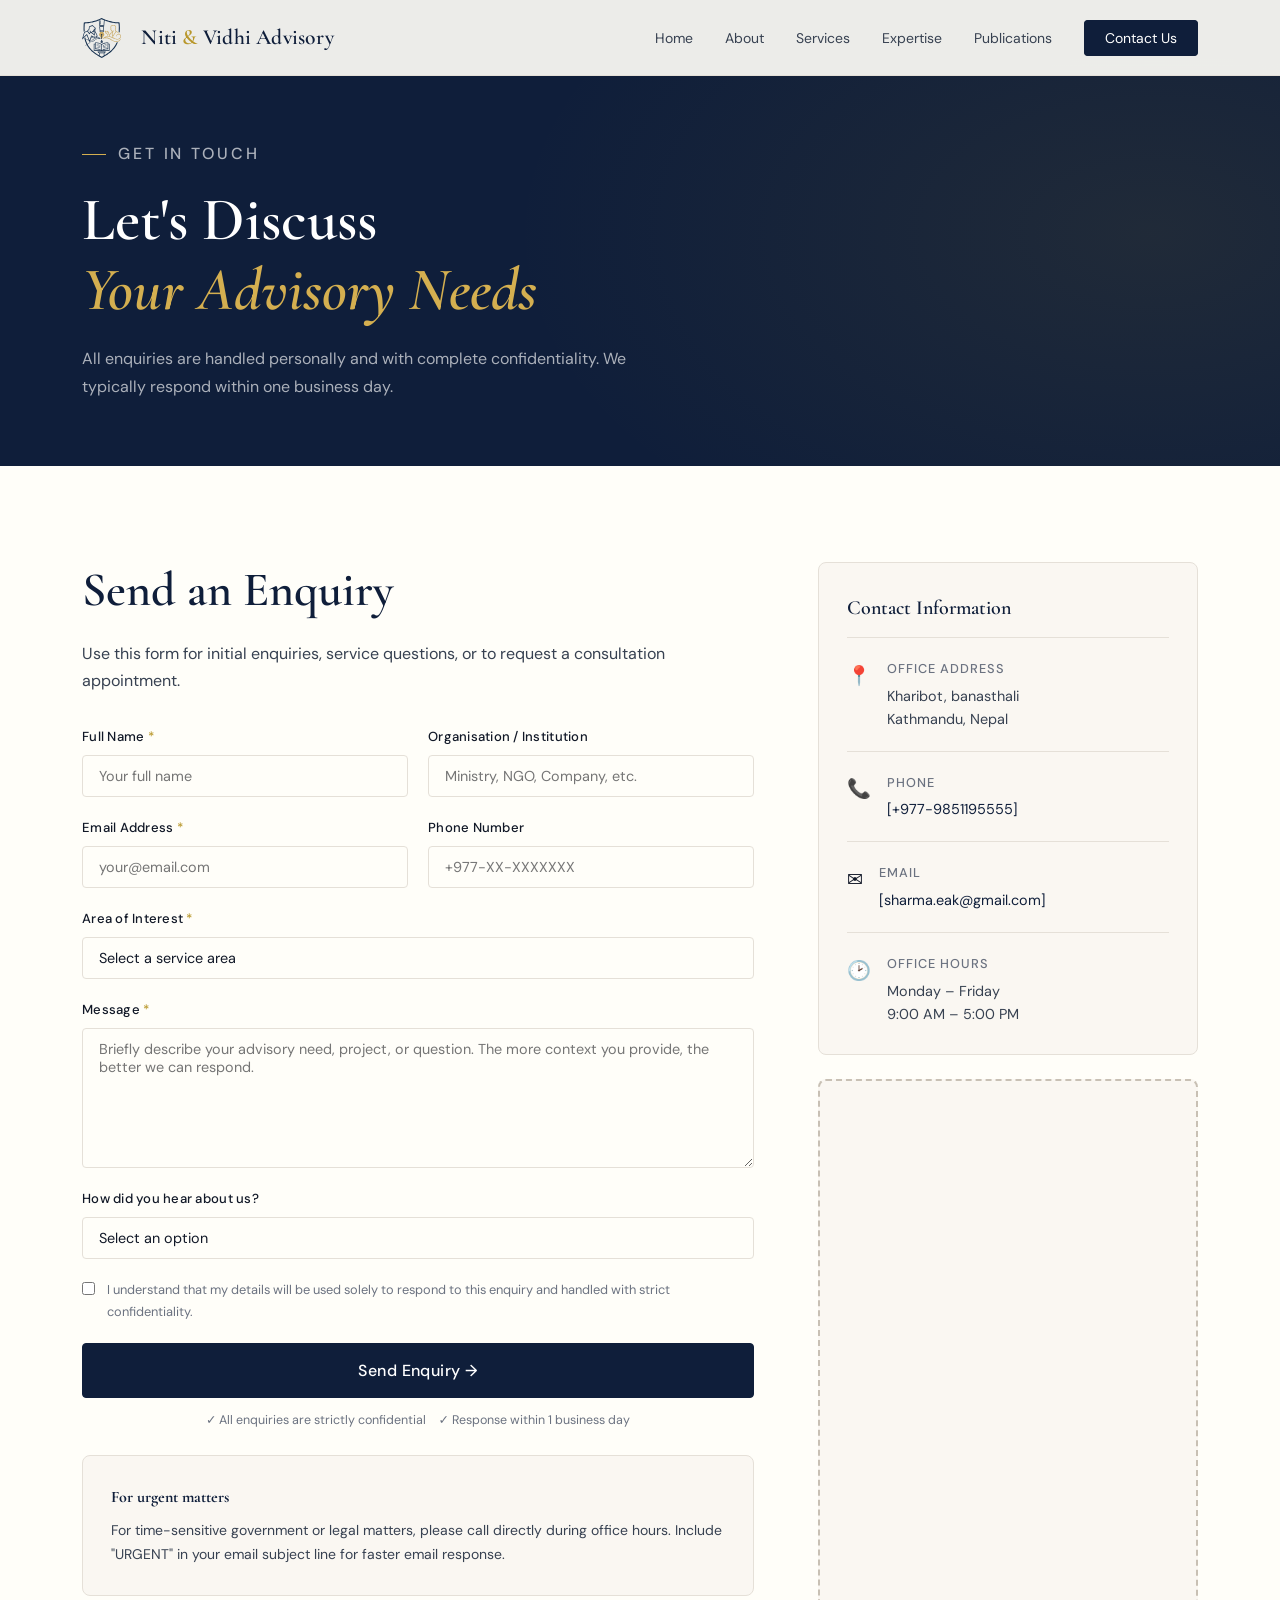
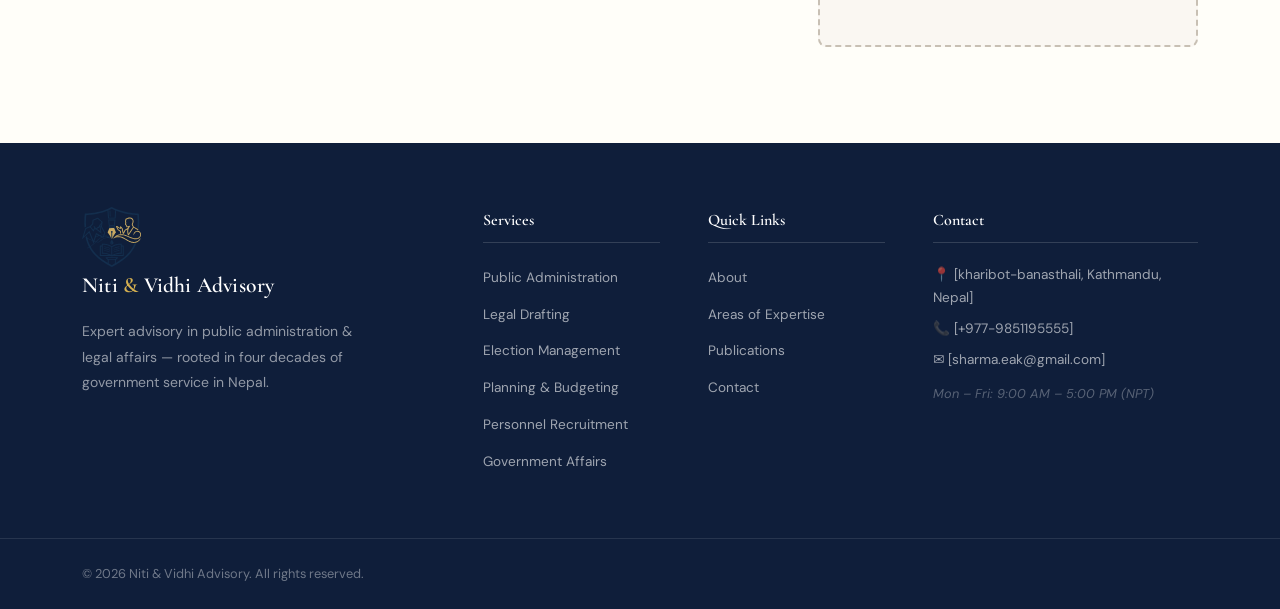
<file: pages/contact.html>
<!DOCTYPE html>
<html lang="en">
<head>
  <meta charset="UTF-8" />
  <meta name="viewport" content="width=device-width, initial-scale=1.0" />
  <title>Contact — Sharma Consult</title>
  <link rel="preconnect" href="https://fonts.googleapis.com" />
  <link href="https://fonts.googleapis.com/css2?family=Cormorant+Garamond:ital,wght@0,400;0,500;0,600;0,700;1,400;1,600&family=DM+Sans:wght@300;400;500&display=swap" rel="stylesheet" />
  <link rel="stylesheet" href="../css/style.css" />
  <link rel="stylesheet" href="../css/pages.css" />
</head>
<body>

  <header class="site-header" id="site-header">
    <nav class="nav-container">
      
      <a href="../index.html" class="logo">
      <img src="../assets/small_logo.svg" alt="Niti & Vidhi Advisory Logo" class="logo-image">
      <span class="logo-text">Niti <span class="logo-accent">&</span> Vidhi Advisory</span>
      </a>
      <!--<a href="index.html" class="logo">
        <span class="logo-mark">&#x2767;</span>
        <span class="logo-text">Sharma<span class="logo-accent">Consult</span></span>
      </a>-->
      <ul class="nav-links" id="nav-links">
        <li><a href="../index.html" class="nav-link active">Home</a></li>
        <li><a href="../pages/about.html" class="nav-link">About</a></li>
        <li><a href="../pages/services.html" class="nav-link">Services</a></li>
        <li><a href="../pages/expertise.html" class="nav-link">Expertise</a></li>
        <li><a href="../pages/publications.html" class="nav-link">Publications</a></li>
        <li><a href="../pages/contact.html" class="nav-link cta-nav">Contact Us</a></li>
      </ul>
      <button class="hamburger" id="hamburger" aria-label="Toggle menu">
        <span></span><span></span><span></span>
      </button>
    </nav>
  </header>

  <main>
    <section class="page-banner">
      <div class="container">
        <p class="page-banner-label">Get In Touch</p>
        <h1>Let's Discuss<br /><em style="color: var(--gold-light);">Your Advisory Needs</em></h1>
        <p>All enquiries are handled personally and with complete confidentiality. We typically respond within one business day.</p>
      </div>
    </section>

    <section class="section">
      <div class="container contact-layout">

        <!-- CONTACT FORM -->
        <div class="contact-form-col">
          <h2 class="section-heading">Send an Enquiry</h2>
          <p style="color: var(--text-mid); margin-bottom: 2rem;">Use this form for initial enquiries, service questions, or to request a consultation appointment.</p>
          <form class="contact-form" id="contact-form" action="https://docs.google.com/forms/u/0/d/e/1FAIpQLSefjlKZ9webNUvxEp20A1h3c7p3pychuZ6mt374x-iYR7YTNA/formResponse" method="POST">
            <div class="form-row">
              <div class="form-group">
                <label for="name">Full Name <span class="required">*</span></label>
                <input type="text" id="name" name="entry.176108934" placeholder="Your full name" required />
              </div>
              <div class="form-group">
                <label for="org">Organisation / Institution</label>
                <input type="text" id="org" name="entry.324359692" placeholder="Ministry, NGO, Company, etc." />
              </div>
            </div>

            <div class="form-row">
              <div class="form-group">
                <label for="email">Email Address <span class="required">*</span></label>
                <input type="email" id="email" name="entry.2077223014" placeholder="your@email.com" required />
              </div>
              <div class="form-group">
                <label for="phone">Phone Number</label>
                <input type="tel" id="phone" name="entry.702494188" placeholder="+977-XX-XXXXXXX" />
              </div>
            </div>

            <div class="form-group">
              <label for="service">Area of Interest <span class="required">*</span></label>
              <select id="service" name="entry.474525377" required>
                <option value="" disabled selected>Select a service area</option>
                <option value="administration">Public Administration</option>
                <option value="legal">Legal Drafting &amp; Advisory</option>
                <option value="election">Election Management</option>
                <option value="planning">Planning &amp; Budgeting</option>
                <option value="recruitment">Personnel Recruitment</option>
                <option value="government-affairs">Government Affairs</option>
                <option value="other">Other / Multiple Areas</option>
              </select>
            </div>

            <div class="form-group">
              <label for="message">Message <span class="required">*</span></label>
              <textarea id="message" name="entry.653954273" rows="6" placeholder="Briefly describe your advisory need, project, or question. The more context you provide, the better we can respond." required></textarea>
            </div>

            <div class="form-group">
              <label for="how">How did you hear about us?</label>
              <select id="how" name="entry.1430735670">
                <option value="" disabled selected>Select an option</option>
                <option>Word of mouth / Referral</option>
                <option>Internet search</option>
                <option>Government network</option>
                <option>Development sector network</option>
                <option>Other</option>
              </select>
            </div>

            <div class="form-privacy">
              <input type="checkbox" id="privacy" name="privacy" required />
              <label for="privacy">I understand that my details will be used solely to respond to this enquiry and handled with strict confidentiality.</label>
            </div>

            <button type="submit-btn" class="btn btn-primary btn-large" style="width:100%; justify-content:center;">
              Send Enquiry &rarr;
            </button>

            <p class="form-note">&#10003; All enquiries are strictly confidential &nbsp;&nbsp; &#10003; Response within 1 business day</p>
          </form>


<script>
document.getElementById('contact-form').addEventListener('submit', function(e) {
  e.preventDefault(); // Stops the browser from redirecting to Google
  
  var form = this;
  var data = new FormData(form);
  
  fetch(form.action, {
    method: 'POST',
    body: data,
    mode: 'no-cors' // Crucial: tells the browser to send data across domains blindly
  }).then(function() {
    // SUCCESS: What happens after they submit successfully
    form.reset(); // Clears out the form inputs
  }).catch(function(error) {
    console.error('Submission error:', error);
    alert('Oops! Something went wrong. Please try again.');
  });
});
</script>


          <div class="contact-info-card" style="margin-top: 1.5rem;">
            <h4>For urgent matters</h4>
            <p style="font-size: 0.875rem; color: var(--text-mid);">For time-sensitive government or legal matters, please call directly during office hours. Include "URGENT" in your email subject line for faster email response.</p>
          </div>

          <!-- Success message (shown via JS) -->
          <div class="form-success" id="form-success" style="display:none;">
            <div class="success-icon">&#10003;</div>
            <h3>Enquiry Received</h3>
            <p>Thank you for reaching out. We will be in touch within one business day.</p>
          </div>
        </div>

        <!-- CONTACT INFO SIDEBAR -->
        <div class="contact-info-col">
          <div class="contact-info-card">
            <h3>Contact Information</h3>

            <div class="contact-info-item">
              <div class="info-icon">&#128205;</div>
              <div>
                <strong>Office Address</strong>
                <p>Kharibot, banasthali <br/>Kathmandu, Nepal</p>
              </div>
            </div>

            <div class="contact-info-item">
              <div class="info-icon">&#128222;</div>
              <div>
                <strong>Phone</strong>
                <p><a href="tel:+9779851195555">[+977-9851195555]</a></p>
              </div>
            </div>

            <div class="contact-info-item">
              <div class="info-icon">&#9993;</div>
              <div>
                <strong>Email</strong>
                <p><a href="mailto:sharma.eak@gmail.com">[sharma.eak@gmail.com]</a></p>
              </div>
            </div>

            <div class="contact-info-item">
              <div class="info-icon">&#128337;</div>
              <div>
                <strong>Office Hours</strong>
                <p>Monday – Friday<br />9:00 AM – 5:00 PM</p>
              </div>
            </div>
          </div>

          <!-- MAP PLACEHOLDER -->
          <div class="map-placeholder">
            <iframe src="https://www.google.com/maps/embed?pb=!1m14!1m12!1m3!1d220.71890171563922!2d85.29450790953219!3d27.73264518160571!2m3!1f0!2f0!3f0!3m2!1i1024!2i768!4f13.1!5e0!3m2!1sen!2snp!4v1778912328775!5m2!1sen!2snp" width="350" height="500" style="border:0;" allowfullscreen="" loading="lazy" referrerpolicy="no-referrer-when-downgrade"></iframe>

          </div>
        </div>

      </div>
    </section>
  </main>

  <footer class="site-footer">
    <div class="container footer-grid">
      <div class="footer-brand">
        <a href="../index.html" class="logo-footer">
          <img src="../assets/small_logo.svg" alt="Niti & Vidhi Advisory Logo" class="logo-image-footer">
          <span class="logo-text">Niti <span class="logo-accent">&</span> Vidhi Advisory</span>
        </a>      
        <p class="footer-tagline">Expert advisory in public administration &amp; legal affairs — rooted in four decades of government service in Nepal.</p>
      </div>
      <div class="footer-col">
        <h4>Services</h4>
        <ul>
          <li><a href="../pages/services.html#administration">Public Administration</a></li>
          <li><a href="../pages/services.html#legal">Legal Drafting</a></li>
          <li><a href="../pages/services.html#election">Election Management</a></li>
          <li><a href="../pages/services.html#planning">Planning &amp; Budgeting</a></li>
          <li><a href="../pages/services.html#recruitment">Personnel Recruitment</a></li>
          <li><a href="../pages/services.html#government-affairs">Government Affairs</a></li>
        </ul>
      </div>
      <div class="footer-col">
        <h4>Quick Links</h4>
        <ul>
          <li><a href="../pages/about.html">About</a></li>
          <li><a href="../pages/expertise.html">Areas of Expertise</a></li>
          <li><a href="../pages/publications.html">Publications</a></li>
          <li><a href="../pages/contact.html">Contact</a></li>
        </ul>
      </div>
      <div class="footer-col footer-contact">
        <h4>Contact</h4>
        <p>&#128205; [kharibot-banasthali, Kathmandu, Nepal]</p>
        <p>&#128222; [+977-9851195555]</p>
        <p>&#9993; [sharma.eak@gmail.com]</p>
        <p class="footer-hours">Mon – Fri: 9:00 AM – 5:00 PM (NPT)</p>
      </div>
    </div>
    <div class="footer-bottom">
      <div class="container footer-bottom-inner">
        <p>&copy; 2026 Niti & Vidhi Advisory. All rights reserved.</p>
    
      </div>
    </div>
  </footer>

  <script src="../js/main.js"></script>
  <script>
    // Simple form demo (no backend) — remove and replace with real submission logic
    const form = document.getElementById('contact-form');
    const successMsg = document.getElementById('form-success');
    if (form) {
      form.addEventListener('submit', (e) => {
        e.preventDefault();
        form.style.display = 'none';
        successMsg.style.display = 'block';
      });
    }
  </script>
</body>
</html>
</file>
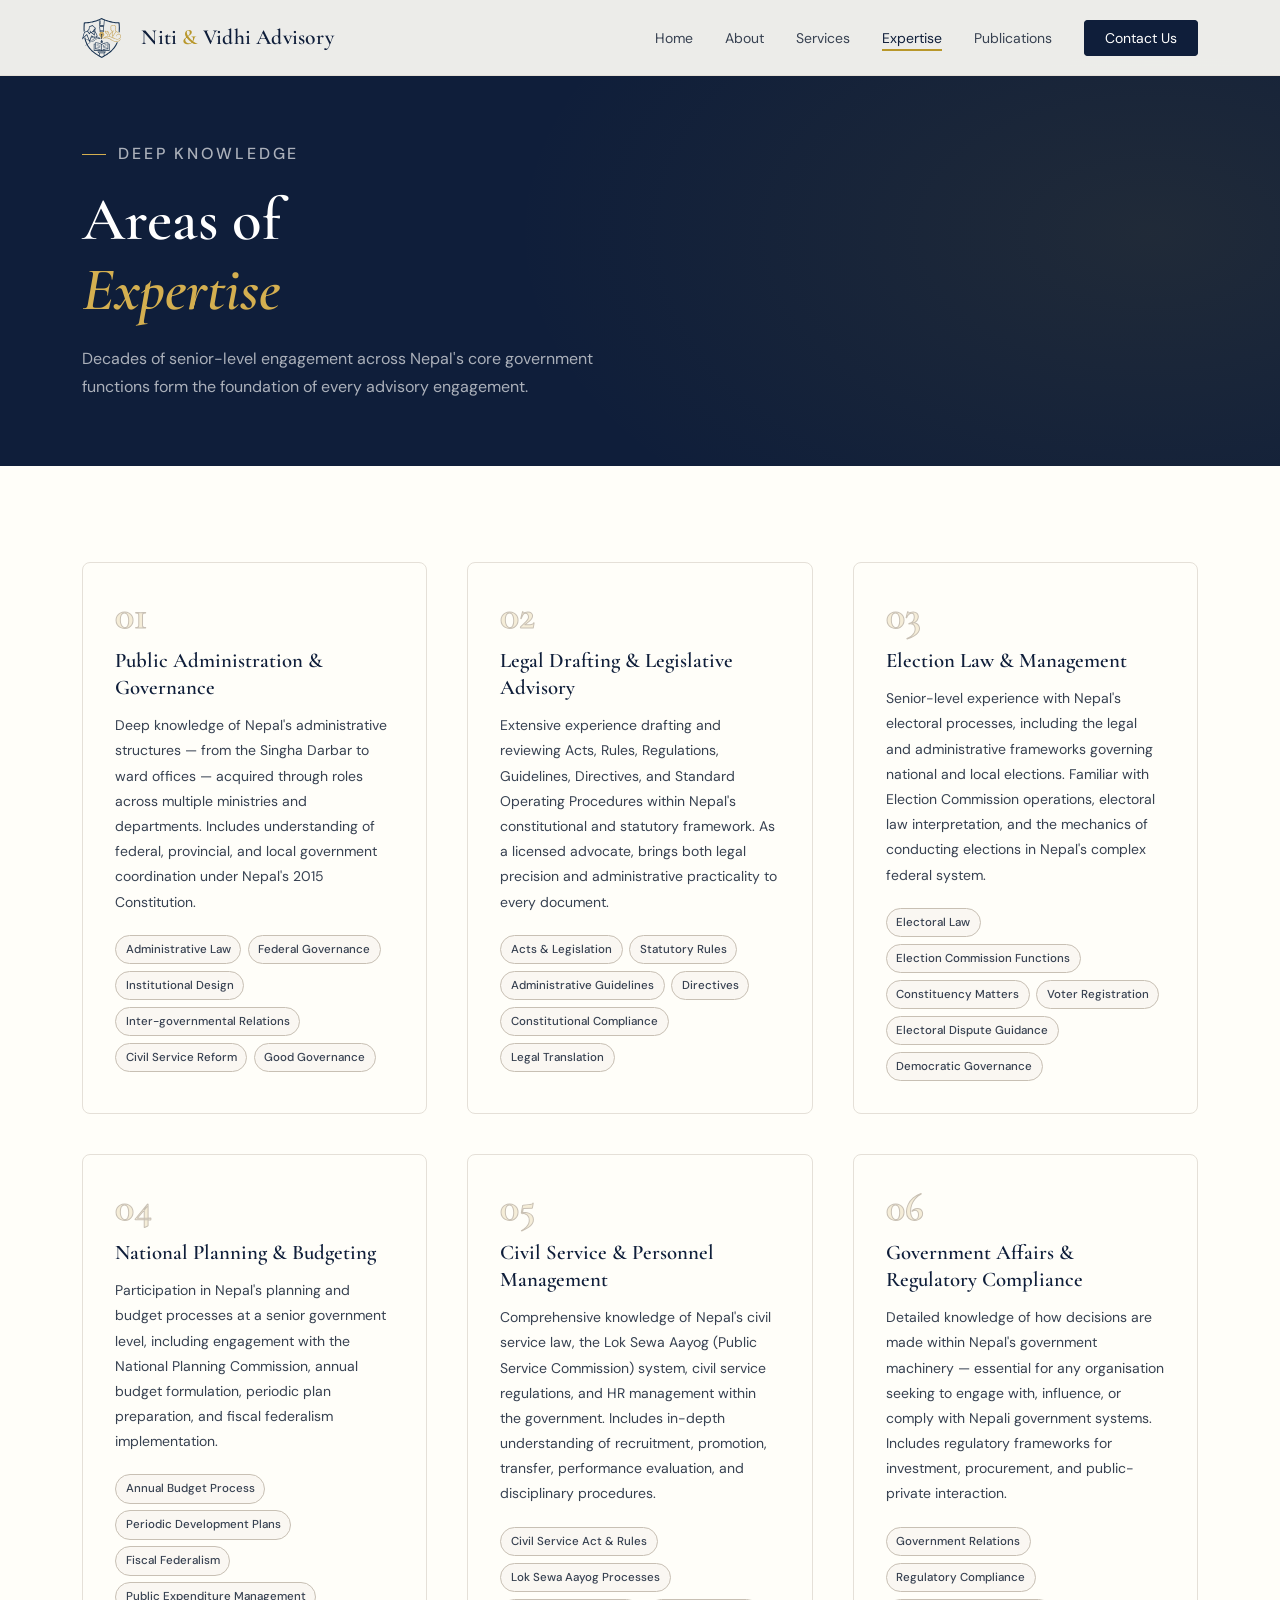
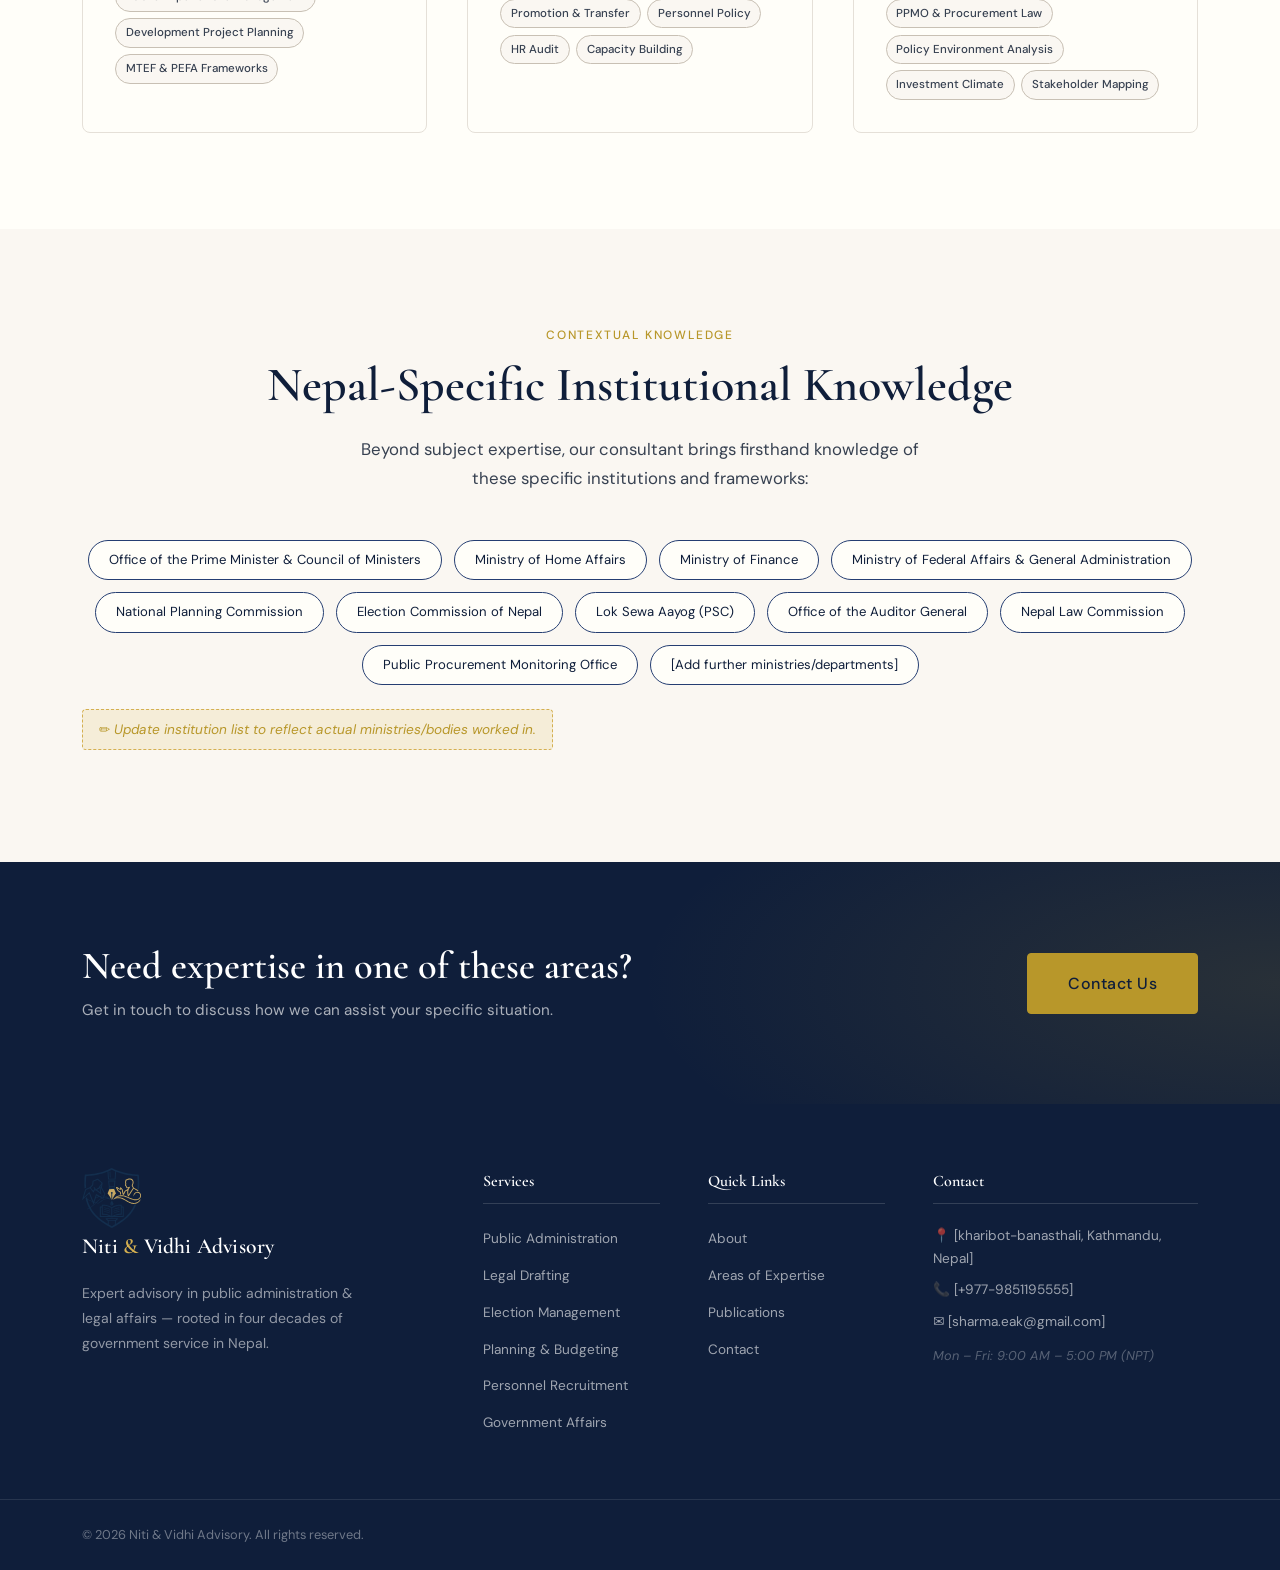
<file: pages/expertise.html>
<!DOCTYPE html>
<html lang="en">
<head>
  <meta charset="UTF-8" />
  <meta name="viewport" content="width=device-width, initial-scale=1.0" />
  <title>Areas of Expertise — Sharma Consult</title>
  <link rel="preconnect" href="https://fonts.googleapis.com" />
  <link href="https://fonts.googleapis.com/css2?family=Cormorant+Garamond:ital,wght@0,400;0,500;0,600;0,700;1,400;1,600&family=DM+Sans:wght@300;400;500&display=swap" rel="stylesheet" />
  <link rel="stylesheet" href="../css/style.css" />
  <link rel="stylesheet" href="../css/pages.css" />
</head>
<body>

  <header class="site-header" id="site-header">
    <nav class="nav-container">
      
      <a href="../index.html" class="logo">
      <img src="../assets/small_logo.svg" alt="Niti & Vidhi Advisory Logo" class="logo-image">
      <span class="logo-text">Niti <span class="logo-accent">&</span> Vidhi Advisory</span>
      </a>
      <!--<a href="index.html" class="logo">
        <span class="logo-mark">&#x2767;</span>
        <span class="logo-text">Sharma<span class="logo-accent">Consult</span></span>
      </a>-->
      <ul class="nav-links" id="nav-links">
        <li><a href="../index.html" class="nav-link active">Home</a></li>
        <li><a href="../pages/about.html" class="nav-link">About</a></li>
        <li><a href="../pages/services.html" class="nav-link">Services</a></li>
        <li><a href="../pages/expertise.html" class="nav-link">Expertise</a></li>
        <li><a href="../pages/publications.html" class="nav-link">Publications</a></li>
        <li><a href="../pages/contact.html" class="nav-link cta-nav">Contact Us</a></li>
      </ul>
      <button class="hamburger" id="hamburger" aria-label="Toggle menu">
        <span></span><span></span><span></span>
      </button>
    </nav>
  </header>

  <main>
    <section class="page-banner">
      <div class="container">
        <p class="page-banner-label">Deep Knowledge</p>
        <h1>Areas of<br /><em style="color: var(--gold-light);">Expertise</em></h1>
        <p>Decades of senior-level engagement across Nepal's core government functions form the foundation of every advisory engagement.</p>
      </div>
    </section>

    <section class="section">
      <div class="container">
        <div class="expertise-grid">

          <div class="expertise-block">
            <div class="expertise-num">01</div>
            <h2>Public Administration &amp; Governance</h2>
            <p>Deep knowledge of Nepal's administrative structures — from the Singha Darbar to ward offices — acquired through roles across multiple ministries and departments. Includes understanding of federal, provincial, and local government coordination under Nepal's 2015 Constitution.</p>
            <ul class="expertise-tags">
              <li>Administrative Law</li>
              <li>Federal Governance</li>
              <li>Institutional Design</li>
              <li>Inter-governmental Relations</li>
              <li>Civil Service Reform</li>
              <li>Good Governance</li>
            </ul>
          </div>

          <div class="expertise-block">
            <div class="expertise-num">02</div>
            <h2>Legal Drafting &amp; Legislative Advisory</h2>
            <p>Extensive experience drafting and reviewing Acts, Rules, Regulations, Guidelines, Directives, and Standard Operating Procedures within Nepal's constitutional and statutory framework. As a licensed advocate, brings both legal precision and administrative practicality to every document.</p>
            <ul class="expertise-tags">
              <li>Acts &amp; Legislation</li>
              <li>Statutory Rules</li>
              <li>Administrative Guidelines</li>
              <li>Directives</li>
              <li>Constitutional Compliance</li>
              <li>Legal Translation</li>
            </ul>
          </div>

          <div class="expertise-block">
            <div class="expertise-num">03</div>
            <h2>Election Law &amp; Management</h2>
            <p>Senior-level experience with Nepal's electoral processes, including the legal and administrative frameworks governing national and local elections. Familiar with Election Commission operations, electoral law interpretation, and the mechanics of conducting elections in Nepal's complex federal system.</p>
            <ul class="expertise-tags">
              <li>Electoral Law</li>
              <li>Election Commission Functions</li>
              <li>Constituency Matters</li>
              <li>Voter Registration</li>
              <li>Electoral Dispute Guidance</li>
              <li>Democratic Governance</li>
            </ul>
          </div>

          <div class="expertise-block">
            <div class="expertise-num">04</div>
            <h2>National Planning &amp; Budgeting</h2>
            <p>Participation in Nepal's planning and budget processes at a senior government level, including engagement with the National Planning Commission, annual budget formulation, periodic plan preparation, and fiscal federalism implementation.</p>
            <ul class="expertise-tags">
              <li>Annual Budget Process</li>
              <li>Periodic Development Plans</li>
              <li>Fiscal Federalism</li>
              <li>Public Expenditure Management</li>
              <li>Development Project Planning</li>
              <li>MTEF &amp; PEFA Frameworks</li>
            </ul>
          </div>

          <div class="expertise-block">
            <div class="expertise-num">05</div>
            <h2>Civil Service &amp; Personnel Management</h2>
            <p>Comprehensive knowledge of Nepal's civil service law, the Lok Sewa Aayog (Public Service Commission) system, civil service regulations, and HR management within the government. Includes in-depth understanding of recruitment, promotion, transfer, performance evaluation, and disciplinary procedures.</p>
            <ul class="expertise-tags">
              <li>Civil Service Act &amp; Rules</li>
              <li>Lok Sewa Aayog Processes</li>
              <li>Promotion &amp; Transfer</li>
              <li>Personnel Policy</li>
              <li>HR Audit</li>
              <li>Capacity Building</li>
            </ul>
          </div>

          <div class="expertise-block">
            <div class="expertise-num">06</div>
            <h2>Government Affairs &amp; Regulatory Compliance</h2>
            <p>Detailed knowledge of how decisions are made within Nepal's government machinery — essential for any organisation seeking to engage with, influence, or comply with Nepali government systems. Includes regulatory frameworks for investment, procurement, and public-private interaction.</p>
            <ul class="expertise-tags">
              <li>Government Relations</li>
              <li>Regulatory Compliance</li>
              <li>PPMO &amp; Procurement Law</li>
              <li>Policy Environment Analysis</li>
              <li>Investment Climate</li>
              <li>Stakeholder Mapping</li>
            </ul>
          </div>

        </div>
      </div>
    </section>

    <section class="section bg-muted">
      <div class="container">
        <p class="section-label center">Contextual Knowledge</p>
        <h2 class="section-heading center">Nepal-Specific Institutional Knowledge</h2>
        <p class="section-intro center">Beyond subject expertise, our consultant brings firsthand knowledge of these specific institutions and frameworks:</p>
        <div class="institutions-grid">
          <div class="institution-pill">Office of the Prime Minister &amp; Council of Ministers</div>
          <div class="institution-pill">Ministry of Home Affairs</div>
          <div class="institution-pill">Ministry of Finance</div>
          <div class="institution-pill">Ministry of Federal Affairs &amp; General Administration</div>
          <div class="institution-pill">National Planning Commission</div>
          <div class="institution-pill">Election Commission of Nepal</div>
          <div class="institution-pill">Lok Sewa Aayog (PSC)</div>
          <div class="institution-pill">Office of the Auditor General</div>
          <div class="institution-pill">Nepal Law Commission</div>
          <div class="institution-pill">Public Procurement Monitoring Office</div>
          <div class="institution-pill">[Add further ministries/departments]</div>
        </div>
        <p class="placeholder-note center" style="margin-top:1.5rem;">✏️ <em>Update institution list to reflect actual ministries/bodies worked in.</em></p>
      </div>
    </section>

    <section class="cta-banner">
      <div class="container cta-inner">
        <div>
          <h2 class="cta-heading">Need expertise in one of these areas?</h2>
          <p class="cta-sub">Get in touch to discuss how we can assist your specific situation.</p>
        </div>
        <a href="contact.html" class="btn btn-primary btn-large">Contact Us</a>
      </div>
    </section>
  </main>

  <footer class="site-footer">
    <div class="container footer-grid">
      <div class="footer-brand">
        <a href="../index.html" class="logo-footer">
          <img src="../assets/small_logo.svg" alt="Niti & Vidhi Advisory Logo" class="logo-image-footer">
          <span class="logo-text">Niti <span class="logo-accent">&</span> Vidhi Advisory</span>
        </a>      
        <p class="footer-tagline">Expert advisory in public administration &amp; legal affairs — rooted in four decades of government service in Nepal.</p>
      </div>
      <div class="footer-col">
        <h4>Services</h4>
        <ul>
          <li><a href="../pages/services.html#administration">Public Administration</a></li>
          <li><a href="../pages/services.html#legal">Legal Drafting</a></li>
          <li><a href="../pages/services.html#election">Election Management</a></li>
          <li><a href="../pages/services.html#planning">Planning &amp; Budgeting</a></li>
          <li><a href="../pages/services.html#recruitment">Personnel Recruitment</a></li>
          <li><a href="../pages/services.html#government-affairs">Government Affairs</a></li>
        </ul>
      </div>
      <div class="footer-col">
        <h4>Quick Links</h4>
        <ul>
          <li><a href="../pages/about.html">About</a></li>
          <li><a href="../pages/expertise.html">Areas of Expertise</a></li>
          <li><a href="../pages/publications.html">Publications</a></li>
          <li><a href="../pages/contact.html">Contact</a></li>
        </ul>
      </div>
      <div class="footer-col footer-contact">
        <h4>Contact</h4>
        <p>&#128205; [kharibot-banasthali, Kathmandu, Nepal]</p>
        <p>&#128222; [+977-9851195555]</p>
        <p>&#9993; [sharma.eak@gmail.com]</p>
        <p class="footer-hours">Mon – Fri: 9:00 AM – 5:00 PM (NPT)</p>
      </div>
    </div>
    <div class="footer-bottom">
      <div class="container footer-bottom-inner">
        <p>&copy; 2026 Niti & Vidhi Advisory. All rights reserved.</p>
    
      </div>
    </div>
  </footer>

  <script src="../js/main.js"></script>
</body>
</html>
</file>
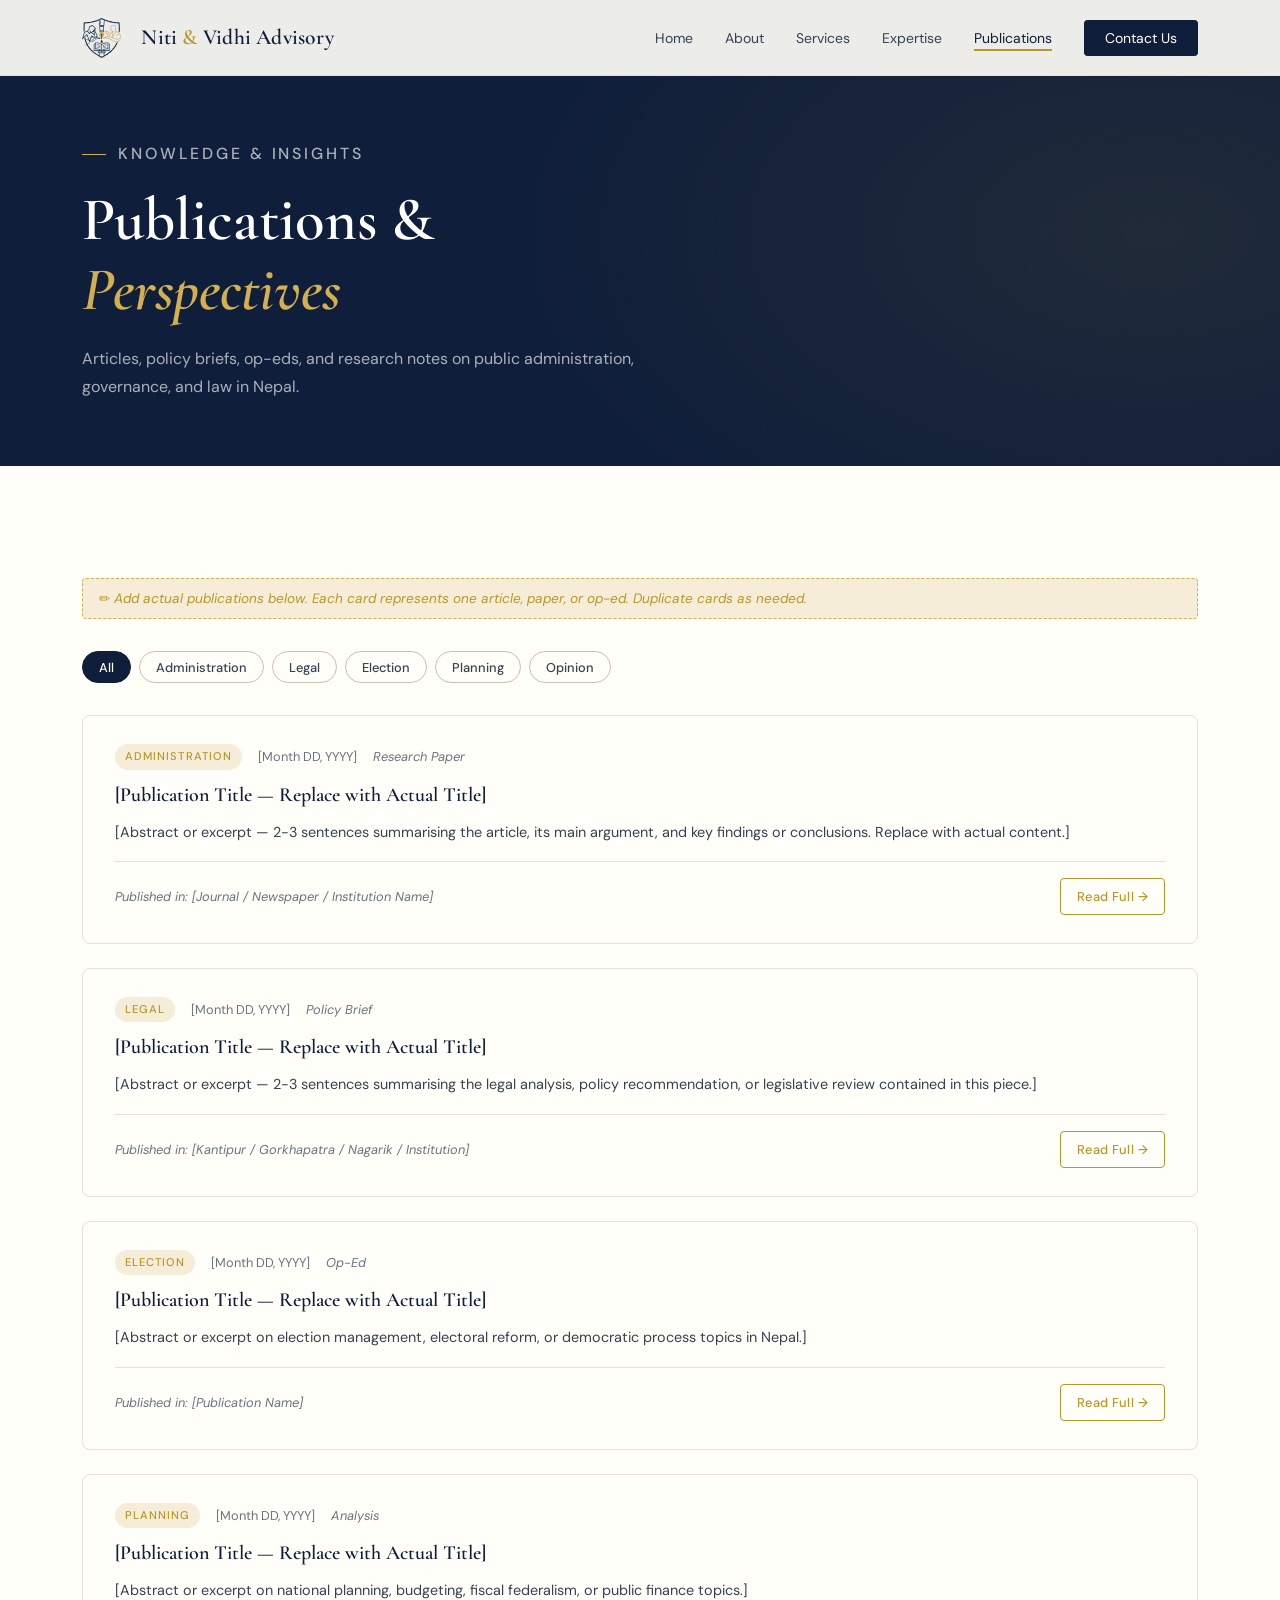
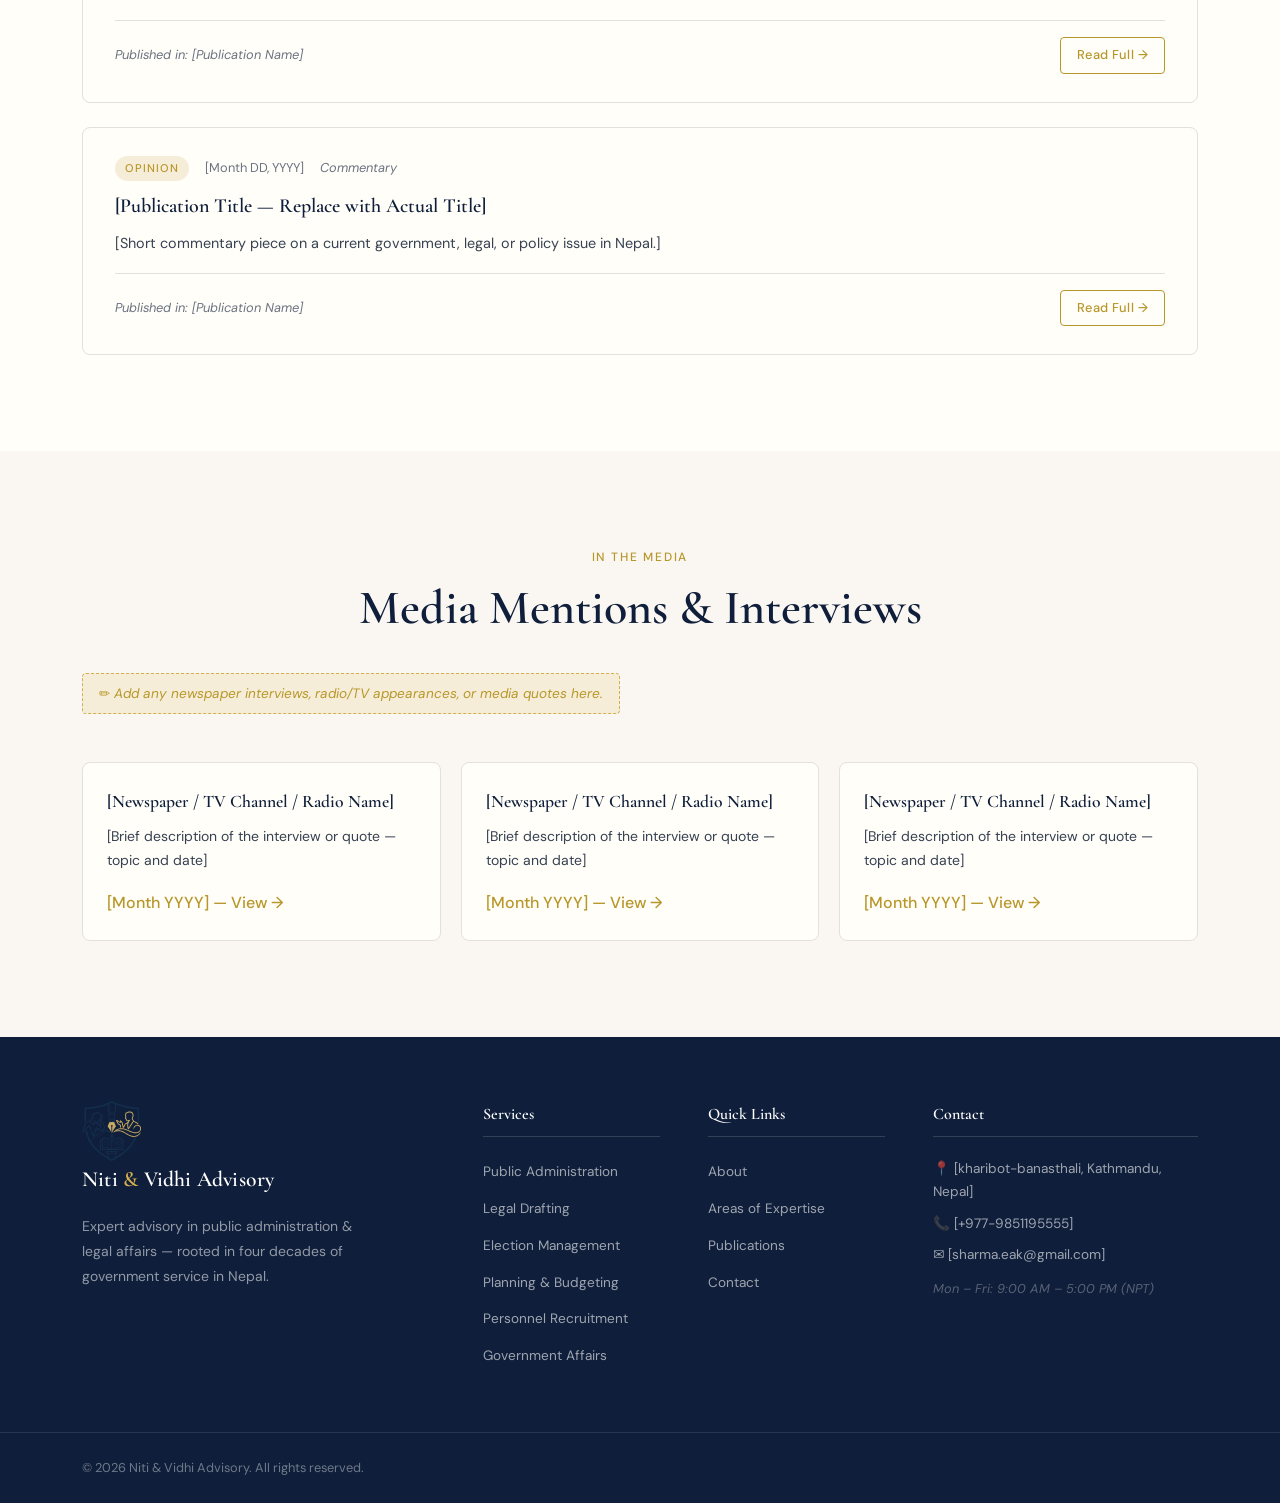
<file: pages/publications.html>
<!DOCTYPE html>
<html lang="en">
<head>
  <meta charset="UTF-8" />
  <meta name="viewport" content="width=device-width, initial-scale=1.0" />
  <title>Publications — Sharma Consult</title>
  <link rel="preconnect" href="https://fonts.googleapis.com" />
  <link href="https://fonts.googleapis.com/css2?family=Cormorant+Garamond:ital,wght@0,400;0,500;0,600;0,700;1,400;1,600&family=DM+Sans:wght@300;400;500&display=swap" rel="stylesheet" />
  <link rel="stylesheet" href="../css/style.css" />
  <link rel="stylesheet" href="../css/pages.css" />
</head>
<body>

  <header class="site-header" id="site-header">
    <nav class="nav-container">
      
      <a href="../index.html" class="logo">
      <img src="../assets/small_logo.svg" alt="Niti & Vidhi Advisory Logo" class="logo-image">
      <span class="logo-text">Niti <span class="logo-accent">&</span> Vidhi Advisory</span>
      </a>
      <!--<a href="index.html" class="logo">
        <span class="logo-mark">&#x2767;</span>
        <span class="logo-text">Sharma<span class="logo-accent">Consult</span></span>
      </a>-->
      <ul class="nav-links" id="nav-links">
        <li><a href="../index.html" class="nav-link active">Home</a></li>
        <li><a href="../pages/about.html" class="nav-link">About</a></li>
        <li><a href="../pages/services.html" class="nav-link">Services</a></li>
        <li><a href="../pages/expertise.html" class="nav-link">Expertise</a></li>
        <li><a href="../pages/publications.html" class="nav-link">Publications</a></li>
        <li><a href="../pages/contact.html" class="nav-link cta-nav">Contact Us</a></li>
      </ul>
      <button class="hamburger" id="hamburger" aria-label="Toggle menu">
        <span></span><span></span><span></span>
      </button>
    </nav>
  </header>

  <main>
    <section class="page-banner">
      <div class="container">
        <p class="page-banner-label">Knowledge &amp; Insights</p>
        <h1>Publications &amp;<br /><em style="color: var(--gold-light);">Perspectives</em></h1>
        <p>Articles, policy briefs, op-eds, and research notes on public administration, governance, and law in Nepal.</p>
      </div>
    </section>

    <section class="section">
      <div class="container">
        <p class="placeholder-note" style="display:block; margin-bottom:2rem;">✏️ <em>Add actual publications below. Each card represents one article, paper, or op-ed. Duplicate cards as needed.</em></p>

        <!-- FILTER BAR -->
        <div class="pub-filters">
          <button class="filter-btn active" data-filter="all">All</button>
          <button class="filter-btn" data-filter="administration">Administration</button>
          <button class="filter-btn" data-filter="legal">Legal</button>
          <button class="filter-btn" data-filter="election">Election</button>
          <button class="filter-btn" data-filter="planning">Planning</button>
          <button class="filter-btn" data-filter="opinion">Opinion</button>
        </div>

        <div class="publications-list">

          <!-- Publication Card Template — duplicate and fill in real data -->
          <article class="pub-card" data-category="administration">
            <div class="pub-meta">
              <span class="pub-tag">Administration</span>
              <span class="pub-date">[Month DD, YYYY]</span>
              <span class="pub-type">Research Paper</span>
            </div>
            <h3 class="pub-title">[Publication Title — Replace with Actual Title]</h3>
            <p class="pub-abstract">
              [Abstract or excerpt — 2-3 sentences summarising the article, its main argument, and key findings or conclusions. Replace with actual content.]
            </p>
            <div class="pub-footer">
              <span class="pub-source">Published in: [Journal / Newspaper / Institution Name]</span>
              <a href="#" class="btn btn-outline" style="padding: 0.4rem 1rem; font-size:0.8rem;">Read Full &rarr;</a>
            </div>
          </article>

          <article class="pub-card" data-category="legal">
            <div class="pub-meta">
              <span class="pub-tag">Legal</span>
              <span class="pub-date">[Month DD, YYYY]</span>
              <span class="pub-type">Policy Brief</span>
            </div>
            <h3 class="pub-title">[Publication Title — Replace with Actual Title]</h3>
            <p class="pub-abstract">
              [Abstract or excerpt — 2-3 sentences summarising the legal analysis, policy recommendation, or legislative review contained in this piece.]
            </p>
            <div class="pub-footer">
              <span class="pub-source">Published in: [Kantipur / Gorkhapatra / Nagarik / Institution]</span>
              <a href="#" class="btn btn-outline" style="padding: 0.4rem 1rem; font-size:0.8rem;">Read Full &rarr;</a>
            </div>
          </article>

          <article class="pub-card" data-category="election">
            <div class="pub-meta">
              <span class="pub-tag">Election</span>
              <span class="pub-date">[Month DD, YYYY]</span>
              <span class="pub-type">Op-Ed</span>
            </div>
            <h3 class="pub-title">[Publication Title — Replace with Actual Title]</h3>
            <p class="pub-abstract">
              [Abstract or excerpt on election management, electoral reform, or democratic process topics in Nepal.]
            </p>
            <div class="pub-footer">
              <span class="pub-source">Published in: [Publication Name]</span>
              <a href="#" class="btn btn-outline" style="padding: 0.4rem 1rem; font-size:0.8rem;">Read Full &rarr;</a>
            </div>
          </article>

          <article class="pub-card" data-category="planning">
            <div class="pub-meta">
              <span class="pub-tag">Planning</span>
              <span class="pub-date">[Month DD, YYYY]</span>
              <span class="pub-type">Analysis</span>
            </div>
            <h3 class="pub-title">[Publication Title — Replace with Actual Title]</h3>
            <p class="pub-abstract">
              [Abstract or excerpt on national planning, budgeting, fiscal federalism, or public finance topics.]
            </p>
            <div class="pub-footer">
              <span class="pub-source">Published in: [Publication Name]</span>
              <a href="#" class="btn btn-outline" style="padding: 0.4rem 1rem; font-size:0.8rem;">Read Full &rarr;</a>
            </div>
          </article>

          <article class="pub-card" data-category="opinion">
            <div class="pub-meta">
              <span class="pub-tag">Opinion</span>
              <span class="pub-date">[Month DD, YYYY]</span>
              <span class="pub-type">Commentary</span>
            </div>
            <h3 class="pub-title">[Publication Title — Replace with Actual Title]</h3>
            <p class="pub-abstract">
              [Short commentary piece on a current government, legal, or policy issue in Nepal.]
            </p>
            <div class="pub-footer">
              <span class="pub-source">Published in: [Publication Name]</span>
              <a href="#" class="btn btn-outline" style="padding: 0.4rem 1rem; font-size:0.8rem;">Read Full &rarr;</a>
            </div>
          </article>

          <!-- Add more pub-card articles as needed -->

        </div>
      </div>
    </section>

    <!-- MEDIA MENTIONS -->
    <section class="section bg-muted">
      <div class="container">
        <p class="section-label center">In the Media</p>
        <h2 class="section-heading center">Media Mentions &amp; Interviews</h2>
        <p class="placeholder-note center">✏️ <em>Add any newspaper interviews, radio/TV appearances, or media quotes here.</em></p>

        <div class="media-grid">
          <div class="media-card">
            <div class="media-outlet">[Newspaper / TV Channel / Radio Name]</div>
            <p class="media-desc">[Brief description of the interview or quote — topic and date]</p>
            <a href="#" class="read-more">[Month YYYY] — View &rarr;</a>
          </div>
          <div class="media-card">
            <div class="media-outlet">[Newspaper / TV Channel / Radio Name]</div>
            <p class="media-desc">[Brief description of the interview or quote — topic and date]</p>
            <a href="#" class="read-more">[Month YYYY] — View &rarr;</a>
          </div>
          <div class="media-card">
            <div class="media-outlet">[Newspaper / TV Channel / Radio Name]</div>
            <p class="media-desc">[Brief description of the interview or quote — topic and date]</p>
            <a href="#" class="read-more">[Month YYYY] — View &rarr;</a>
          </div>
        </div>
      </div>
    </section>
  </main>

  <footer class="site-footer">
    <div class="container footer-grid">
      <div class="footer-brand">
        <a href="../index.html" class="logo-footer">
          <img src="../assets/small_logo.svg" alt="Niti & Vidhi Advisory Logo" class="logo-image-footer">
          <span class="logo-text">Niti <span class="logo-accent">&</span> Vidhi Advisory</span>
        </a>      
        <p class="footer-tagline">Expert advisory in public administration &amp; legal affairs — rooted in four decades of government service in Nepal.</p>
      </div>
      <div class="footer-col">
        <h4>Services</h4>
        <ul>
          <li><a href="../pages/services.html#administration">Public Administration</a></li>
          <li><a href="../pages/services.html#legal">Legal Drafting</a></li>
          <li><a href="../pages/services.html#election">Election Management</a></li>
          <li><a href="../pages/services.html#planning">Planning &amp; Budgeting</a></li>
          <li><a href="../pages/services.html#recruitment">Personnel Recruitment</a></li>
          <li><a href="../pages/services.html#government-affairs">Government Affairs</a></li>
        </ul>
      </div>
      <div class="footer-col">
        <h4>Quick Links</h4>
        <ul>
          <li><a href="../pages/about.html">About</a></li>
          <li><a href="../pages/expertise.html">Areas of Expertise</a></li>
          <li><a href="../pages/publications.html">Publications</a></li>
          <li><a href="../pages/contact.html">Contact</a></li>
        </ul>
      </div>
      <div class="footer-col footer-contact">
        <h4>Contact</h4>
        <p>&#128205; [kharibot-banasthali, Kathmandu, Nepal]</p>
        <p>&#128222; [+977-9851195555]</p>
        <p>&#9993; [sharma.eak@gmail.com]</p>
        <p class="footer-hours">Mon – Fri: 9:00 AM – 5:00 PM (NPT)</p>
      </div>
    </div>
    <div class="footer-bottom">
      <div class="container footer-bottom-inner">
        <p>&copy; 2026 Niti & Vidhi Advisory. All rights reserved.</p>
    
      </div>
    </div>
  </footer>

  <script src="../js/main.js"></script>
  <script>
    // Simple category filter
    const filterBtns = document.querySelectorAll('.filter-btn');
    const pubCards   = document.querySelectorAll('.pub-card');
    filterBtns.forEach(btn => {
      btn.addEventListener('click', () => {
        filterBtns.forEach(b => b.classList.remove('active'));
        btn.classList.add('active');
        const filter = btn.dataset.filter;
        pubCards.forEach(card => {
          card.style.display = (filter === 'all' || card.dataset.category === filter) ? '' : 'none';
        });
      });
    });
  </script>
</body>
</html>
</file>
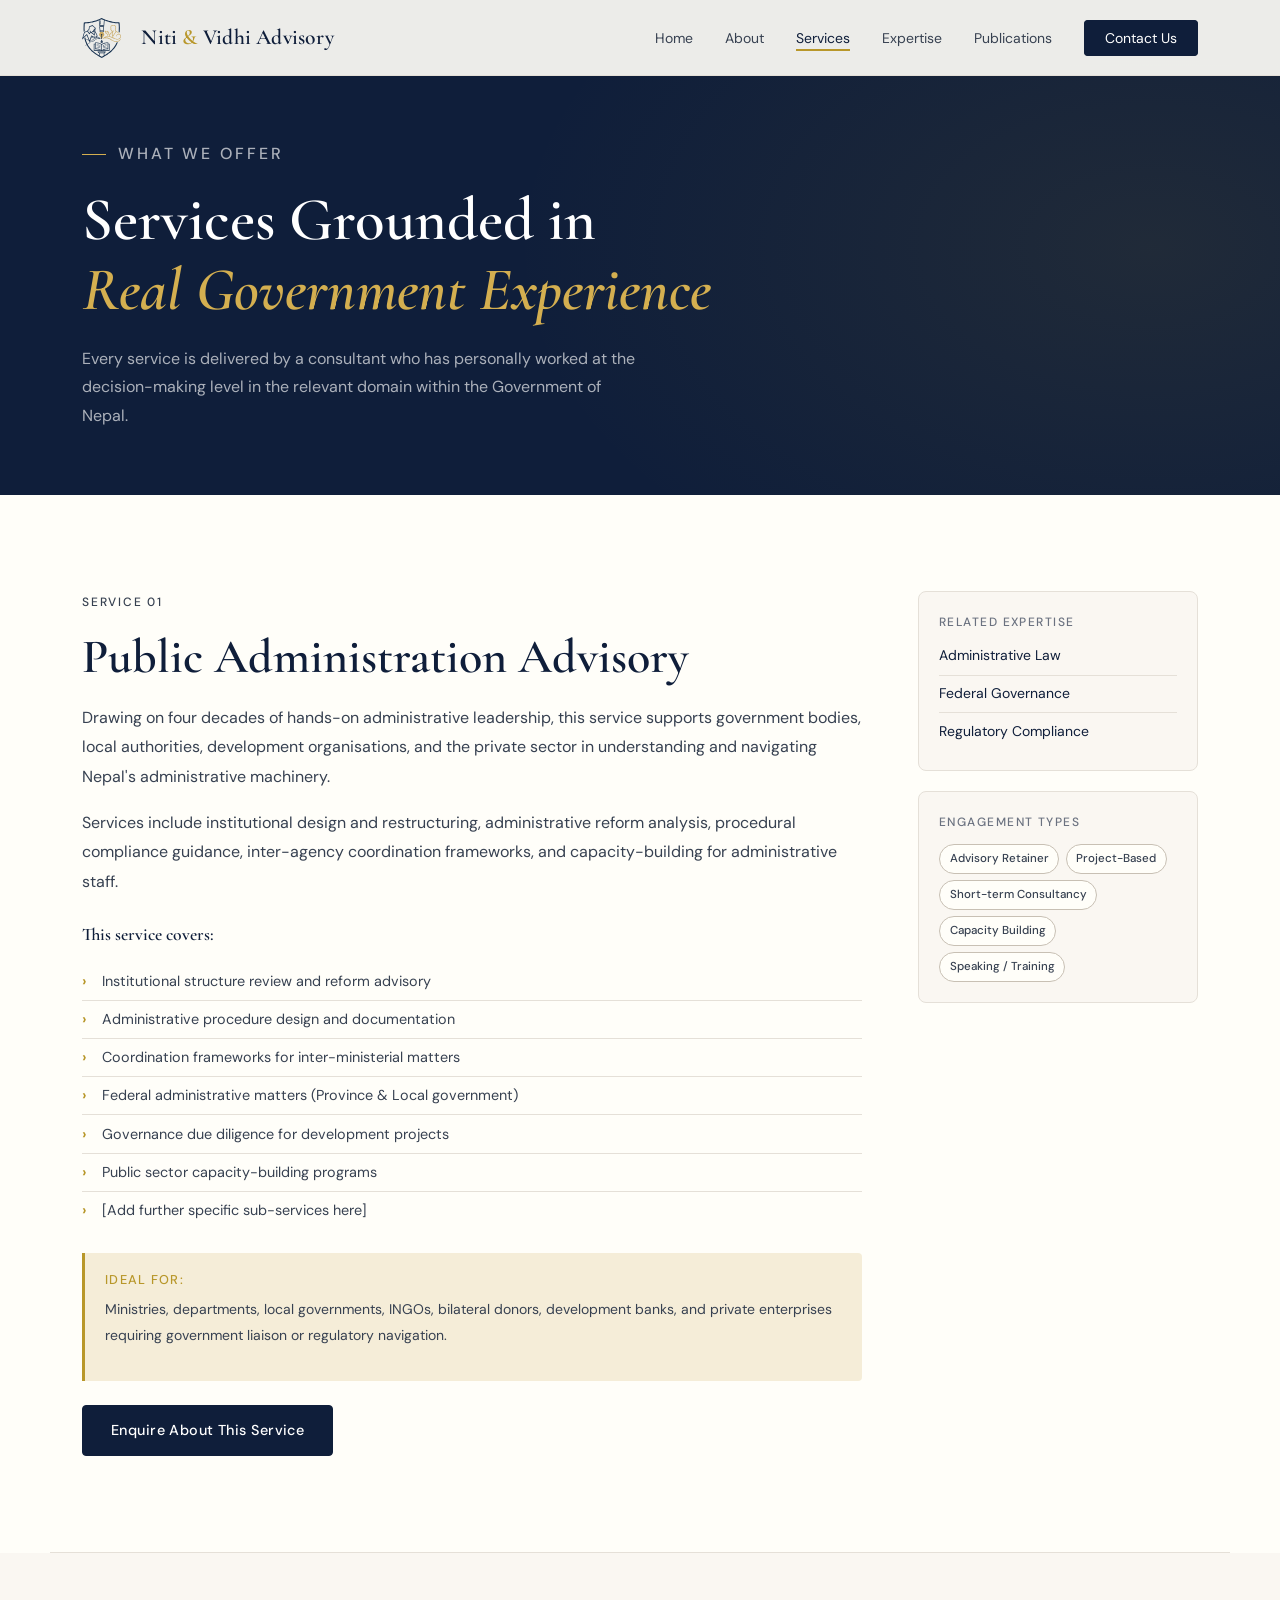
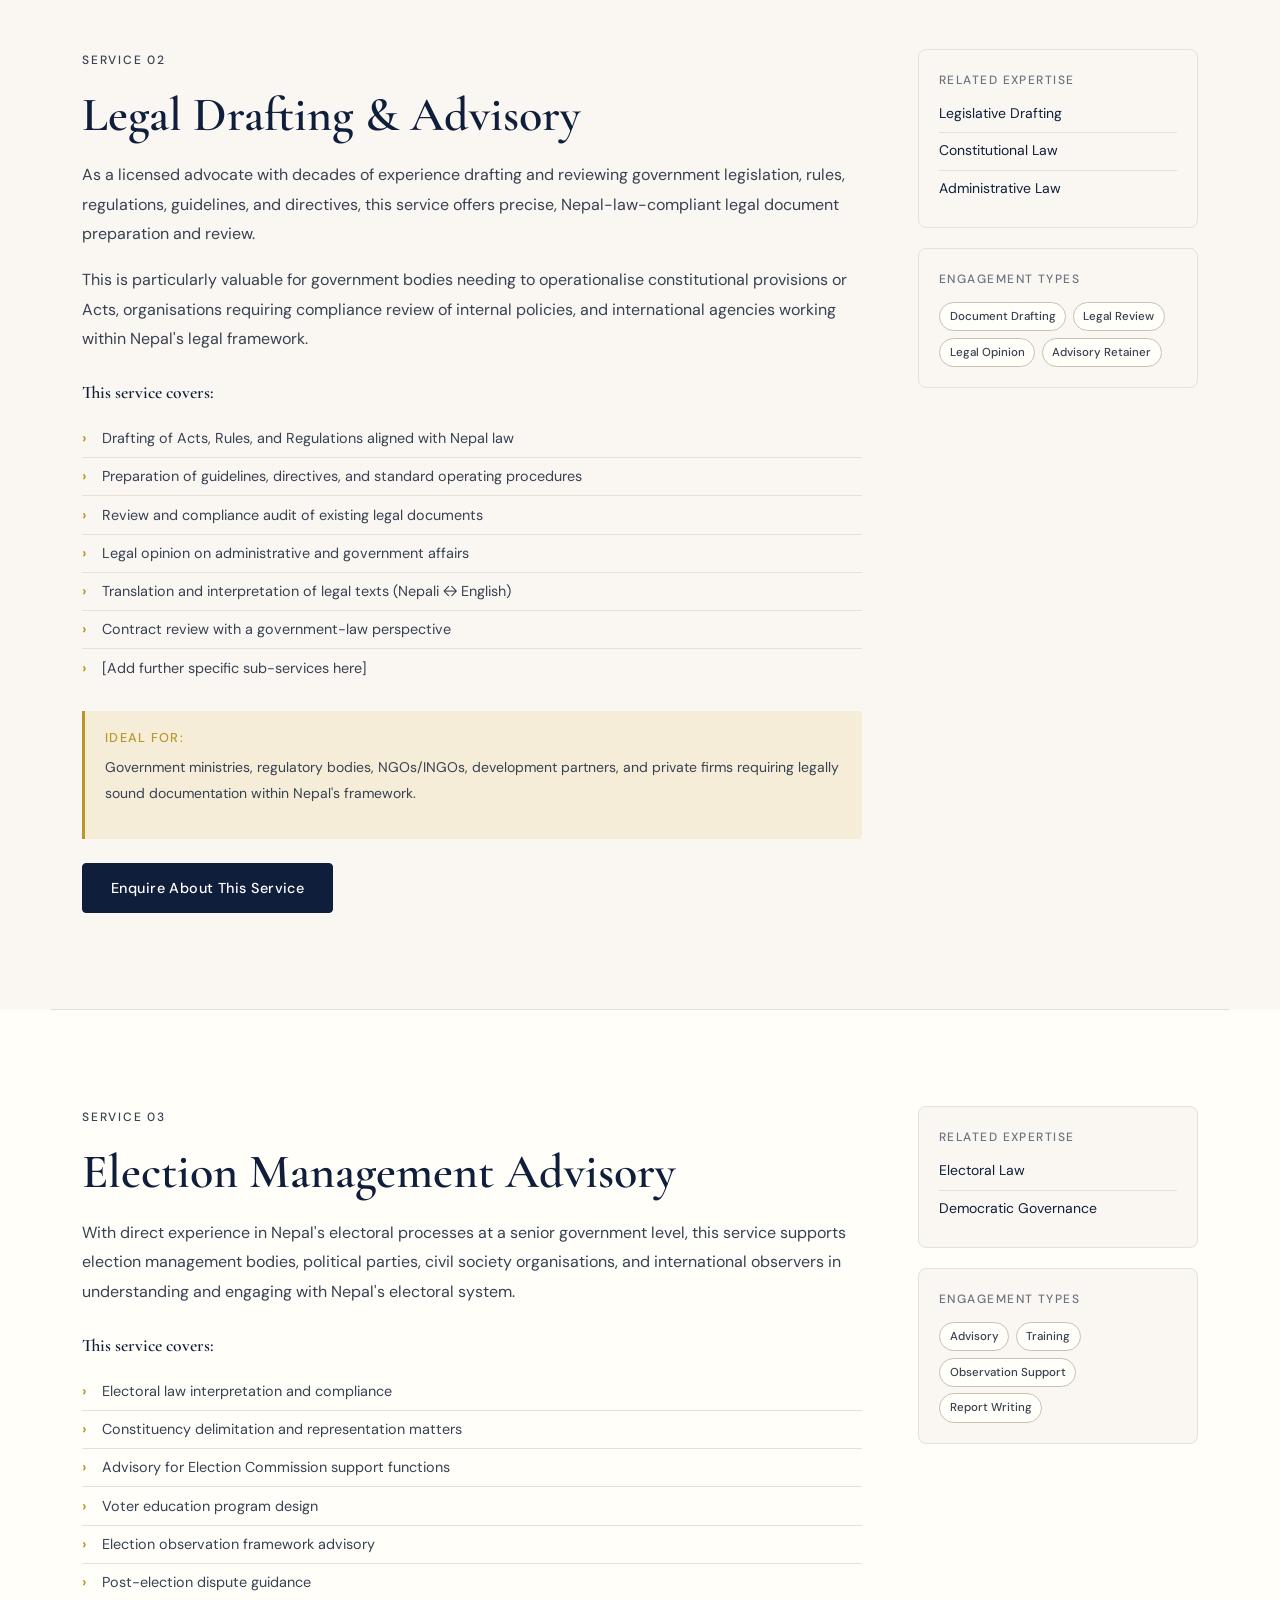
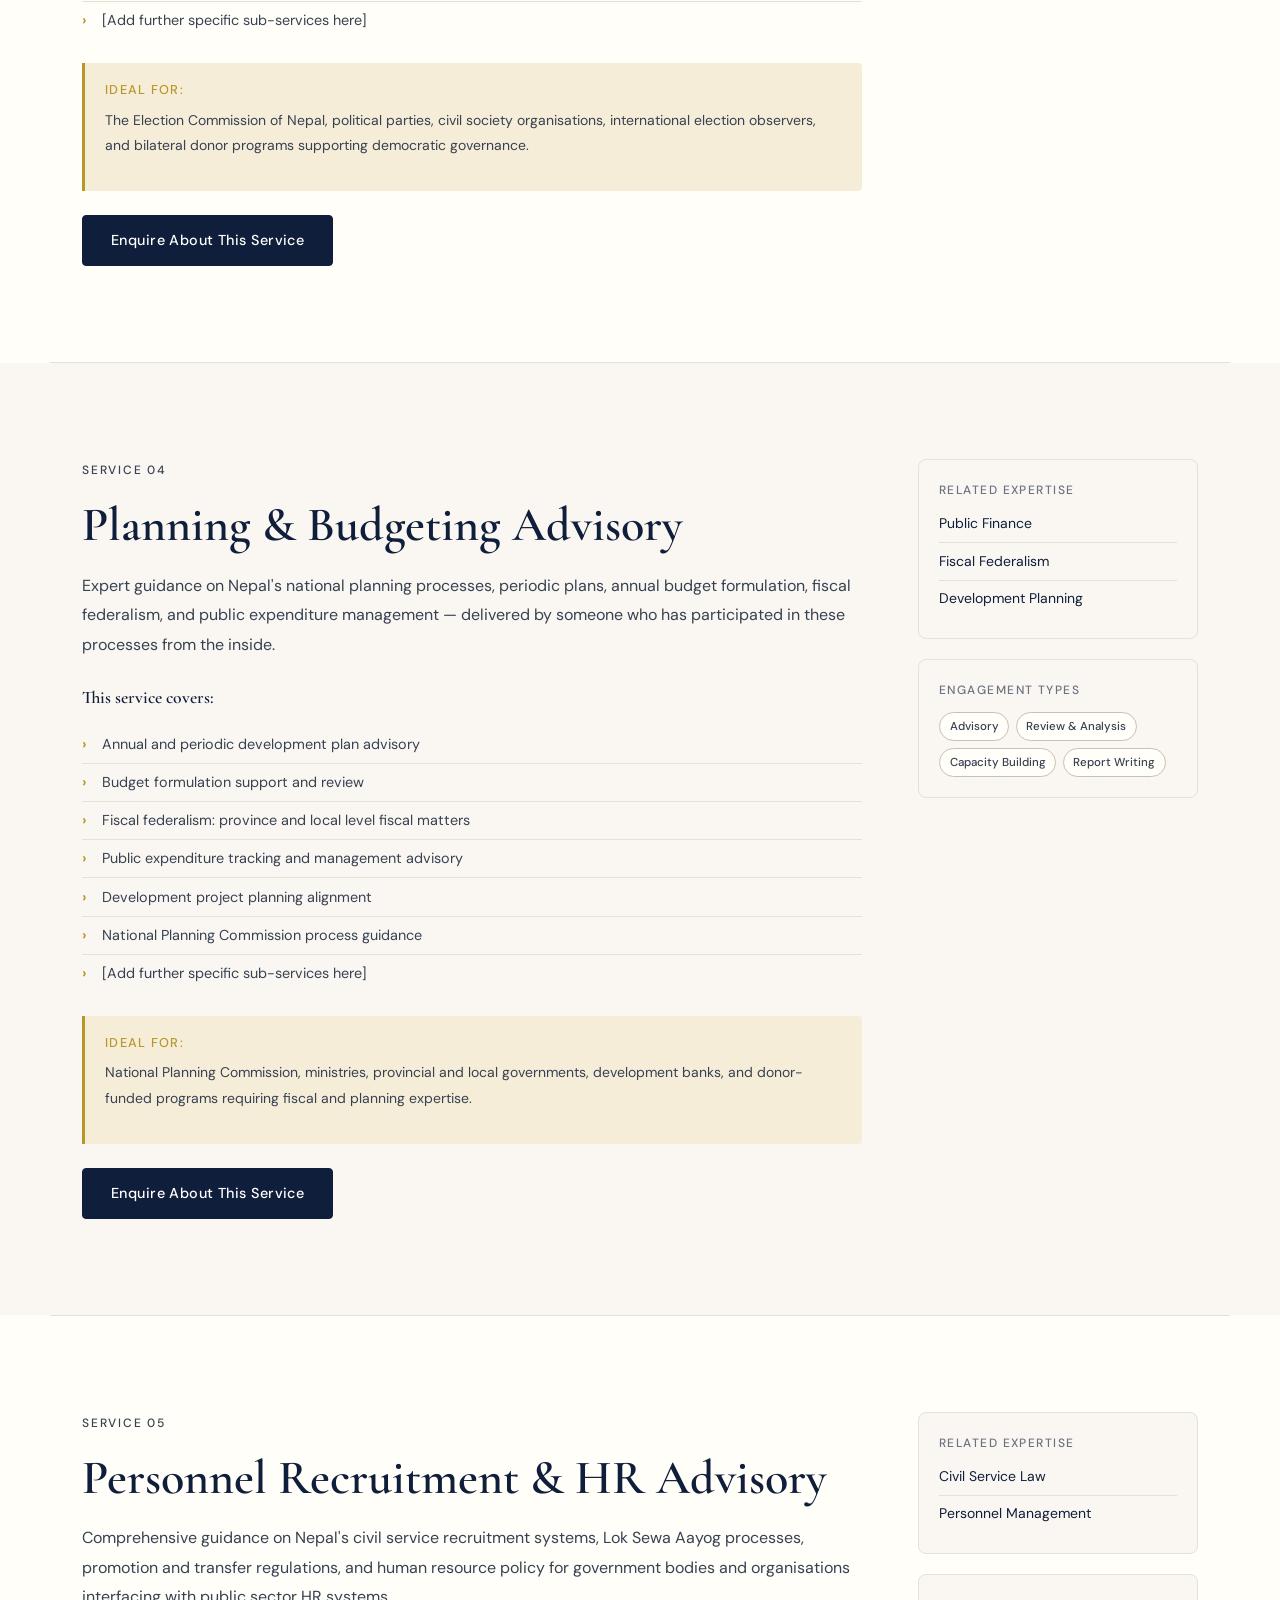
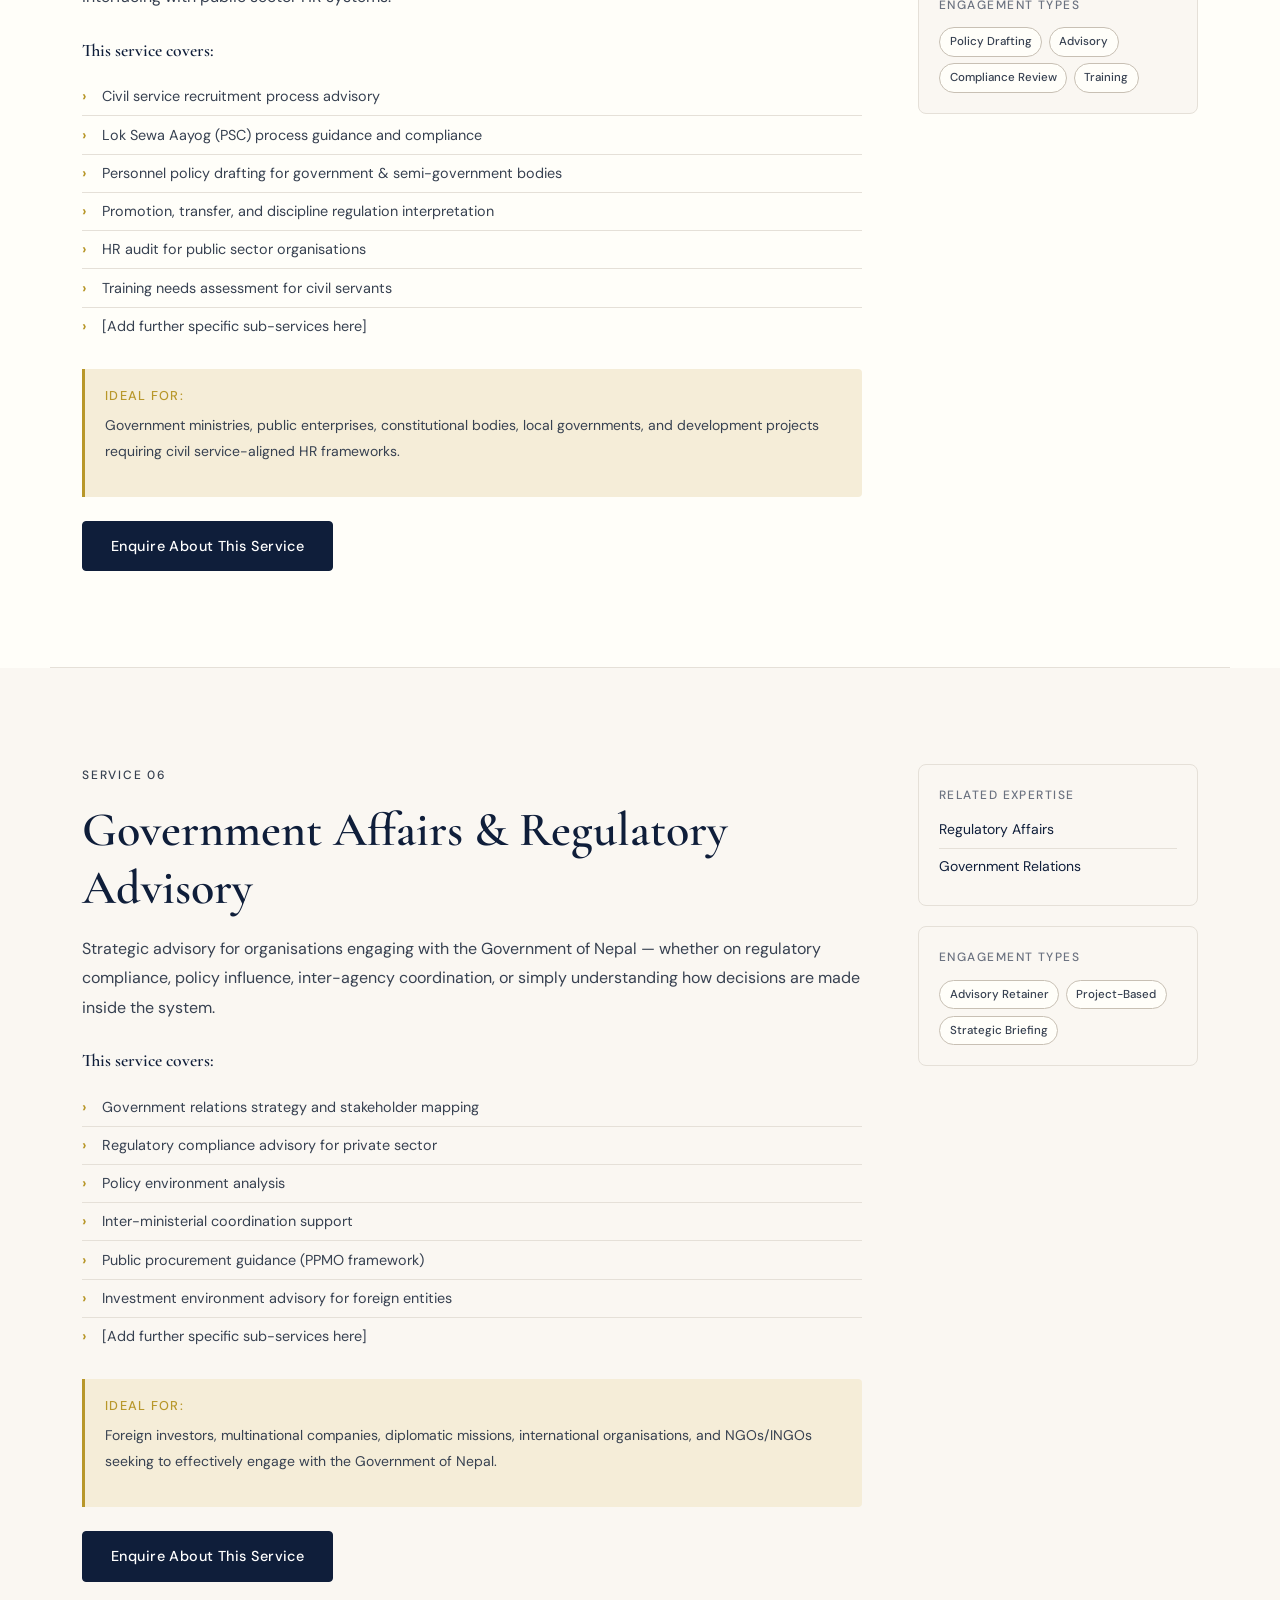
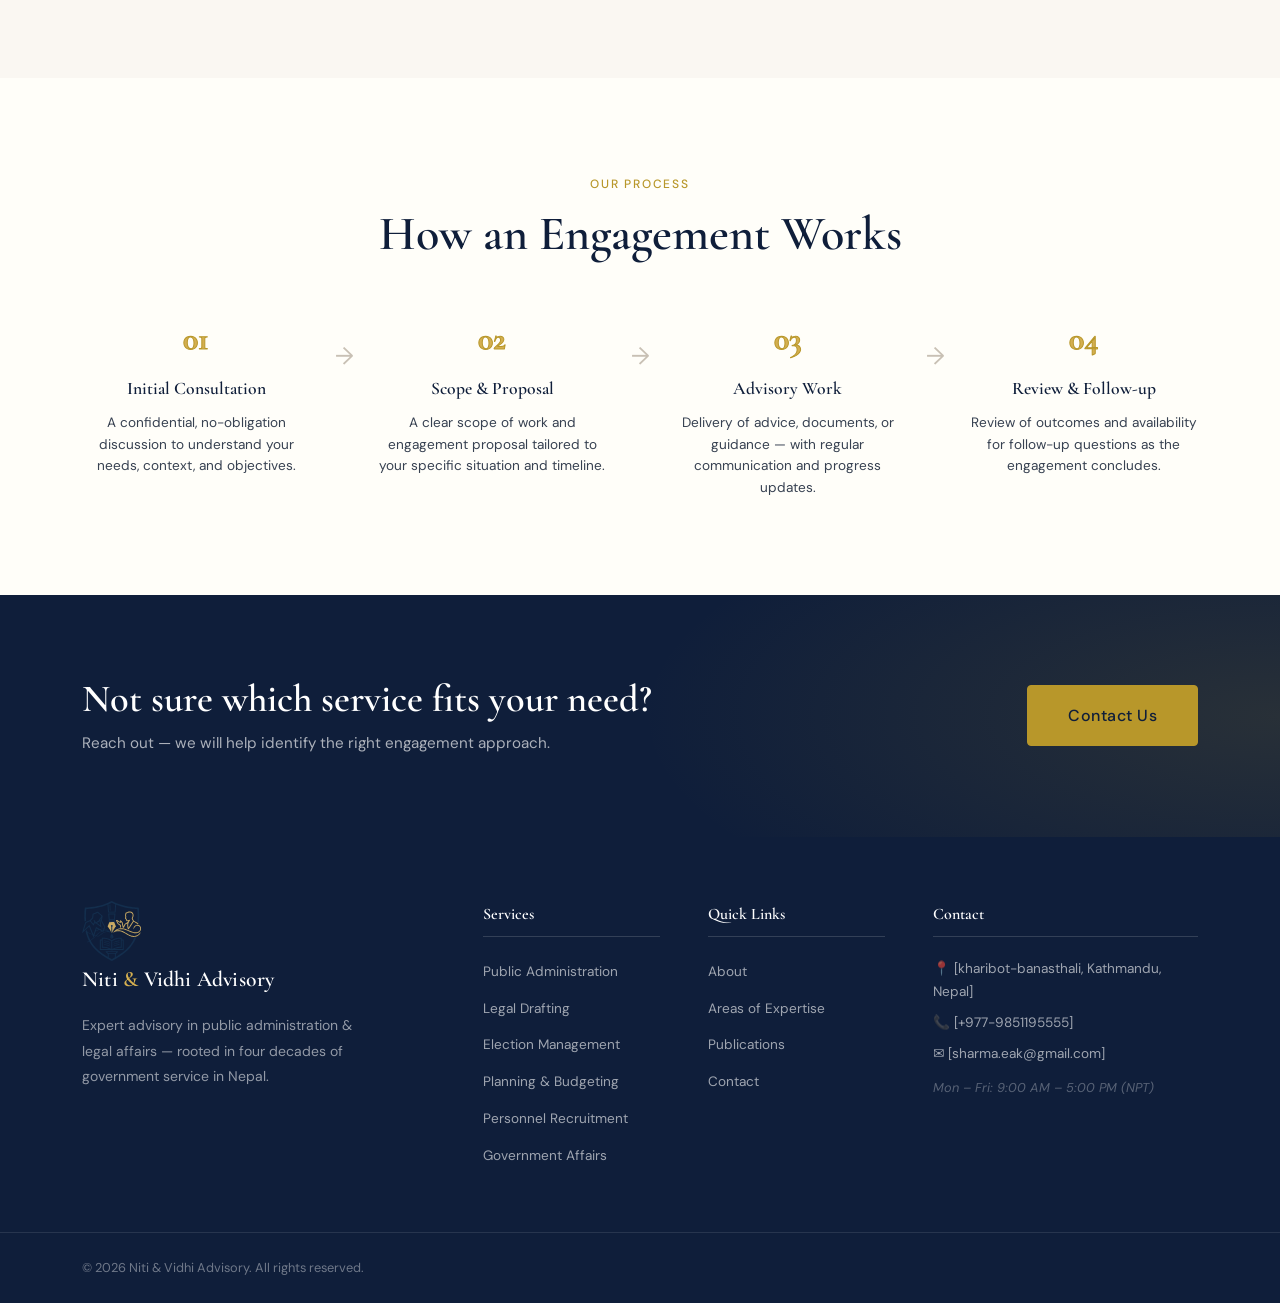
<file: pages/services.html>
<!DOCTYPE html>
<html lang="en">
<head>
  <meta charset="UTF-8" />
  <meta name="viewport" content="width=device-width, initial-scale=1.0" />
  <title>Services — Sharma Consult</title>
  <link rel="preconnect" href="https://fonts.googleapis.com" />
  <link href="https://fonts.googleapis.com/css2?family=Cormorant+Garamond:ital,wght@0,400;0,500;0,600;0,700;1,400;1,600&family=DM+Sans:wght@300;400;500&display=swap" rel="stylesheet" />
  <link rel="stylesheet" href="../css/style.css" />
  <link rel="stylesheet" href="../css/pages.css" />
</head>
<body>

  <header class="site-header" id="site-header">
    <nav class="nav-container">
      
      <a href="../index.html" class="logo">
      <img src="../assets/small_logo.svg" alt="Niti & Vidhi Advisory Logo" class="logo-image">
      <span class="logo-text">Niti <span class="logo-accent">&</span> Vidhi Advisory</span>
      </a>
      <!--<a href="index.html" class="logo">
        <span class="logo-mark">&#x2767;</span>
        <span class="logo-text">Sharma<span class="logo-accent">Consult</span></span>
      </a>-->
      <ul class="nav-links" id="nav-links">
        <li><a href="../index.html" class="nav-link active">Home</a></li>
        <li><a href="../pages/about.html" class="nav-link">About</a></li>
        <li><a href="../pages/services.html" class="nav-link">Services</a></li>
        <li><a href="../pages/expertise.html" class="nav-link">Expertise</a></li>
        <li><a href="../pages/publications.html" class="nav-link">Publications</a></li>
        <li><a href="../pages/contact.html" class="nav-link cta-nav">Contact Us</a></li>
      </ul>
      <button class="hamburger" id="hamburger" aria-label="Toggle menu">
        <span></span><span></span><span></span>
      </button>
    </nav>
  </header>

  <main>
    <section class="page-banner">
      <div class="container">
        <p class="page-banner-label">What We Offer</p>
        <h1>Services Grounded in<br /><em style="color: var(--gold-light);">Real Government Experience</em></h1>
        <p>Every service is delivered by a consultant who has personally worked at the decision-making level in the relevant domain within the Government of Nepal.</p>
      </div>
    </section>

    <!-- SERVICE DETAIL: Administration -->
    <section class="section service-detail" id="administration">
      <div class="container service-detail-inner">
        <div class="service-detail-text">
          <p class="section-label">Service 01</p>
          <h2 class="section-heading">Public Administration Advisory</h2>
          <p>Drawing on four decades of hands-on administrative leadership, this service supports government bodies, local authorities, development organisations, and the private sector in understanding and navigating Nepal's administrative machinery.</p>
          <p>Services include institutional design and restructuring, administrative reform analysis, procedural compliance guidance, inter-agency coordination frameworks, and capacity-building for administrative staff.</p>

          <h3 class="sub-heading">This service covers:</h3>
          <ul class="service-list">
            <li>Institutional structure review and reform advisory</li>
            <li>Administrative procedure design and documentation</li>
            <li>Coordination frameworks for inter-ministerial matters</li>
            <li>Federal administrative matters (Province &amp; Local government)</li>
            <li>Governance due diligence for development projects</li>
            <li>Public sector capacity-building programs</li>
            <li>[Add further specific sub-services here]</li>
          </ul>

          <div class="service-who">
            <h4>Ideal for:</h4>
            <p>Ministries, departments, local governments, INGOs, bilateral donors, development banks, and private enterprises requiring government liaison or regulatory navigation.</p>
          </div>

          <a href="contact.html" class="btn btn-primary">Enquire About This Service</a>
        </div>
        <div class="service-detail-aside">
          <div class="aside-card">
            <h4>Related Expertise</h4>
            <ul>
              <li><a href="expertise.html">Administrative Law</a></li>
              <li><a href="expertise.html">Federal Governance</a></li>
              <li><a href="expertise.html">Regulatory Compliance</a></li>
            </ul>
          </div>
          <div class="aside-card">
            <h4>Engagement Types</h4>
            <ul class="tag-list">
              <li class="tag">Advisory Retainer</li>
              <li class="tag">Project-Based</li>
              <li class="tag">Short-term Consultancy</li>
              <li class="tag">Capacity Building</li>
              <li class="tag">Speaking / Training</li>
            </ul>
          </div>
        </div>
      </div>
    </section>

    <div class="section-divider"></div>

    <!-- SERVICE DETAIL: Legal Drafting -->
    <section class="section service-detail bg-muted" id="legal">
      <div class="container service-detail-inner">
        <div class="service-detail-text">
          <p class="section-label">Service 02</p>
          <h2 class="section-heading">Legal Drafting &amp; Advisory</h2>
          <p>As a licensed advocate with decades of experience drafting and reviewing government legislation, rules, regulations, guidelines, and directives, this service offers precise, Nepal-law-compliant legal document preparation and review.</p>
          <p>This is particularly valuable for government bodies needing to operationalise constitutional provisions or Acts, organisations requiring compliance review of internal policies, and international agencies working within Nepal's legal framework.</p>

          <h3 class="sub-heading">This service covers:</h3>
          <ul class="service-list">
            <li>Drafting of Acts, Rules, and Regulations aligned with Nepal law</li>
            <li>Preparation of guidelines, directives, and standard operating procedures</li>
            <li>Review and compliance audit of existing legal documents</li>
            <li>Legal opinion on administrative and government affairs</li>
            <li>Translation and interpretation of legal texts (Nepali ↔ English)</li>
            <li>Contract review with a government-law perspective</li>
            <li>[Add further specific sub-services here]</li>
          </ul>

          <div class="service-who">
            <h4>Ideal for:</h4>
            <p>Government ministries, regulatory bodies, NGOs/INGOs, development partners, and private firms requiring legally sound documentation within Nepal's framework.</p>
          </div>

          <a href="contact.html" class="btn btn-primary">Enquire About This Service</a>
        </div>
        <div class="service-detail-aside">
          <div class="aside-card">
            <h4>Related Expertise</h4>
            <ul>
              <li><a href="expertise.html">Legislative Drafting</a></li>
              <li><a href="expertise.html">Constitutional Law</a></li>
              <li><a href="expertise.html">Administrative Law</a></li>
            </ul>
          </div>
          <div class="aside-card">
            <h4>Engagement Types</h4>
            <ul class="tag-list">
              <li class="tag">Document Drafting</li>
              <li class="tag">Legal Review</li>
              <li class="tag">Legal Opinion</li>
              <li class="tag">Advisory Retainer</li>
            </ul>
          </div>
        </div>
      </div>
    </section>

    <div class="section-divider"></div>

    <!-- SERVICE DETAIL: Election -->
    <section class="section service-detail" id="election">
      <div class="container service-detail-inner">
        <div class="service-detail-text">
          <p class="section-label">Service 03</p>
          <h2 class="section-heading">Election Management Advisory</h2>
          <p>With direct experience in Nepal's electoral processes at a senior government level, this service supports election management bodies, political parties, civil society organisations, and international observers in understanding and engaging with Nepal's electoral system.</p>

          <h3 class="sub-heading">This service covers:</h3>
          <ul class="service-list">
            <li>Electoral law interpretation and compliance</li>
            <li>Constituency delimitation and representation matters</li>
            <li>Advisory for Election Commission support functions</li>
            <li>Voter education program design</li>
            <li>Election observation framework advisory</li>
            <li>Post-election dispute guidance</li>
            <li>[Add further specific sub-services here]</li>
          </ul>

          <div class="service-who">
            <h4>Ideal for:</h4>
            <p>The Election Commission of Nepal, political parties, civil society organisations, international election observers, and bilateral donor programs supporting democratic governance.</p>
          </div>

          <a href="contact.html" class="btn btn-primary">Enquire About This Service</a>
        </div>
        <div class="service-detail-aside">
          <div class="aside-card">
            <h4>Related Expertise</h4>
            <ul>
              <li><a href="expertise.html">Electoral Law</a></li>
              <li><a href="expertise.html">Democratic Governance</a></li>
            </ul>
          </div>
          <div class="aside-card">
            <h4>Engagement Types</h4>
            <ul class="tag-list">
              <li class="tag">Advisory</li>
              <li class="tag">Training</li>
              <li class="tag">Observation Support</li>
              <li class="tag">Report Writing</li>
            </ul>
          </div>
        </div>
      </div>
    </section>

    <div class="section-divider"></div>

    <!-- SERVICE DETAIL: Planning & Budgeting -->
    <section class="section service-detail bg-muted" id="planning">
      <div class="container service-detail-inner">
        <div class="service-detail-text">
          <p class="section-label">Service 04</p>
          <h2 class="section-heading">Planning &amp; Budgeting Advisory</h2>
          <p>Expert guidance on Nepal's national planning processes, periodic plans, annual budget formulation, fiscal federalism, and public expenditure management — delivered by someone who has participated in these processes from the inside.</p>

          <h3 class="sub-heading">This service covers:</h3>
          <ul class="service-list">
            <li>Annual and periodic development plan advisory</li>
            <li>Budget formulation support and review</li>
            <li>Fiscal federalism: province and local level fiscal matters</li>
            <li>Public expenditure tracking and management advisory</li>
            <li>Development project planning alignment</li>
            <li>National Planning Commission process guidance</li>
            <li>[Add further specific sub-services here]</li>
          </ul>

          <div class="service-who">
            <h4>Ideal for:</h4>
            <p>National Planning Commission, ministries, provincial and local governments, development banks, and donor-funded programs requiring fiscal and planning expertise.</p>
          </div>

          <a href="contact.html" class="btn btn-primary">Enquire About This Service</a>
        </div>
        <div class="service-detail-aside">
          <div class="aside-card">
            <h4>Related Expertise</h4>
            <ul>
              <li><a href="expertise.html">Public Finance</a></li>
              <li><a href="expertise.html">Fiscal Federalism</a></li>
              <li><a href="expertise.html">Development Planning</a></li>
            </ul>
          </div>
          <div class="aside-card">
            <h4>Engagement Types</h4>
            <ul class="tag-list">
              <li class="tag">Advisory</li>
              <li class="tag">Review &amp; Analysis</li>
              <li class="tag">Capacity Building</li>
              <li class="tag">Report Writing</li>
            </ul>
          </div>
        </div>
      </div>
    </section>

    <div class="section-divider"></div>

    <!-- SERVICE DETAIL: Personnel -->
    <section class="section service-detail" id="recruitment">
      <div class="container service-detail-inner">
        <div class="service-detail-text">
          <p class="section-label">Service 05</p>
          <h2 class="section-heading">Personnel Recruitment &amp; HR Advisory</h2>
          <p>Comprehensive guidance on Nepal's civil service recruitment systems, Lok Sewa Aayog processes, promotion and transfer regulations, and human resource policy for government bodies and organisations interfacing with public sector HR systems.</p>

          <h3 class="sub-heading">This service covers:</h3>
          <ul class="service-list">
            <li>Civil service recruitment process advisory</li>
            <li>Lok Sewa Aayog (PSC) process guidance and compliance</li>
            <li>Personnel policy drafting for government &amp; semi-government bodies</li>
            <li>Promotion, transfer, and discipline regulation interpretation</li>
            <li>HR audit for public sector organisations</li>
            <li>Training needs assessment for civil servants</li>
            <li>[Add further specific sub-services here]</li>
          </ul>

          <div class="service-who">
            <h4>Ideal for:</h4>
            <p>Government ministries, public enterprises, constitutional bodies, local governments, and development projects requiring civil service-aligned HR frameworks.</p>
          </div>

          <a href="contact.html" class="btn btn-primary">Enquire About This Service</a>
        </div>
        <div class="service-detail-aside">
          <div class="aside-card">
            <h4>Related Expertise</h4>
            <ul>
              <li><a href="expertise.html">Civil Service Law</a></li>
              <li><a href="expertise.html">Personnel Management</a></li>
            </ul>
          </div>
          <div class="aside-card">
            <h4>Engagement Types</h4>
            <ul class="tag-list">
              <li class="tag">Policy Drafting</li>
              <li class="tag">Advisory</li>
              <li class="tag">Compliance Review</li>
              <li class="tag">Training</li>
            </ul>
          </div>
        </div>
      </div>
    </section>

    <div class="section-divider"></div>

    <!-- SERVICE DETAIL: Government Affairs -->
    <section class="section service-detail bg-muted" id="government-affairs">
      <div class="container service-detail-inner">
        <div class="service-detail-text">
          <p class="section-label">Service 06</p>
          <h2 class="section-heading">Government Affairs &amp; Regulatory Advisory</h2>
          <p>Strategic advisory for organisations engaging with the Government of Nepal — whether on regulatory compliance, policy influence, inter-agency coordination, or simply understanding how decisions are made inside the system.</p>

          <h3 class="sub-heading">This service covers:</h3>
          <ul class="service-list">
            <li>Government relations strategy and stakeholder mapping</li>
            <li>Regulatory compliance advisory for private sector</li>
            <li>Policy environment analysis</li>
            <li>Inter-ministerial coordination support</li>
            <li>Public procurement guidance (PPMO framework)</li>
            <li>Investment environment advisory for foreign entities</li>
            <li>[Add further specific sub-services here]</li>
          </ul>

          <div class="service-who">
            <h4>Ideal for:</h4>
            <p>Foreign investors, multinational companies, diplomatic missions, international organisations, and NGOs/INGOs seeking to effectively engage with the Government of Nepal.</p>
          </div>

          <a href="contact.html" class="btn btn-primary">Enquire About This Service</a>
        </div>
        <div class="service-detail-aside">
          <div class="aside-card">
            <h4>Related Expertise</h4>
            <ul>
              <li><a href="expertise.html">Regulatory Affairs</a></li>
              <li><a href="expertise.html">Government Relations</a></li>
            </ul>
          </div>
          <div class="aside-card">
            <h4>Engagement Types</h4>
            <ul class="tag-list">
              <li class="tag">Advisory Retainer</li>
              <li class="tag">Project-Based</li>
              <li class="tag">Strategic Briefing</li>
            </ul>
          </div>
        </div>
      </div>
    </section>

    <!-- HOW WE WORK -->
    <section class="section">
      <div class="container">
        <p class="section-label center">Our Process</p>
        <h2 class="section-heading center">How an Engagement Works</h2>
        <div class="process-steps">
          <div class="process-step">
            <div class="step-num">01</div>
            <h4>Initial Consultation</h4>
            <p>A confidential, no-obligation discussion to understand your needs, context, and objectives.</p>
          </div>
          <div class="process-arrow">&#8594;</div>
          <div class="process-step">
            <div class="step-num">02</div>
            <h4>Scope &amp; Proposal</h4>
            <p>A clear scope of work and engagement proposal tailored to your specific situation and timeline.</p>
          </div>
          <div class="process-arrow">&#8594;</div>
          <div class="process-step">
            <div class="step-num">03</div>
            <h4>Advisory Work</h4>
            <p>Delivery of advice, documents, or guidance — with regular communication and progress updates.</p>
          </div>
          <div class="process-arrow">&#8594;</div>
          <div class="process-step">
            <div class="step-num">04</div>
            <h4>Review &amp; Follow-up</h4>
            <p>Review of outcomes and availability for follow-up questions as the engagement concludes.</p>
          </div>
        </div>
      </div>
    </section>

    <section class="cta-banner">
      <div class="container cta-inner">
        <div>
          <h2 class="cta-heading">Not sure which service fits your need?</h2>
          <p class="cta-sub">Reach out — we will help identify the right engagement approach.</p>
        </div>
        <a href="contact.html" class="btn btn-primary btn-large">Contact Us</a>
      </div>
    </section>
  </main>

  <footer class="site-footer">
    <div class="container footer-grid">
      <div class="footer-brand">
        <a href="../index.html" class="logo-footer">
          <img src="../assets/small_logo.svg" alt="Niti & Vidhi Advisory Logo" class="logo-image-footer">
          <span class="logo-text">Niti <span class="logo-accent">&</span> Vidhi Advisory</span>
        </a>      
        <p class="footer-tagline">Expert advisory in public administration &amp; legal affairs — rooted in four decades of government service in Nepal.</p>
      </div>
      <div class="footer-col">
        <h4>Services</h4>
        <ul>
          <li><a href="../pages/services.html#administration">Public Administration</a></li>
          <li><a href="../pages/services.html#legal">Legal Drafting</a></li>
          <li><a href="../pages/services.html#election">Election Management</a></li>
          <li><a href="../pages/services.html#planning">Planning &amp; Budgeting</a></li>
          <li><a href="../pages/services.html#recruitment">Personnel Recruitment</a></li>
          <li><a href="../pages/services.html#government-affairs">Government Affairs</a></li>
        </ul>
      </div>
      <div class="footer-col">
        <h4>Quick Links</h4>
        <ul>
          <li><a href="../pages/about.html">About</a></li>
          <li><a href="../pages/expertise.html">Areas of Expertise</a></li>
          <li><a href="../pages/publications.html">Publications</a></li>
          <li><a href="../pages/contact.html">Contact</a></li>
        </ul>
      </div>
      <div class="footer-col footer-contact">
        <h4>Contact</h4>
        <p>&#128205; [kharibot-banasthali, Kathmandu, Nepal]</p>
        <p>&#128222; [+977-9851195555]</p>
        <p>&#9993; [sharma.eak@gmail.com]</p>
        <p class="footer-hours">Mon – Fri: 9:00 AM – 5:00 PM (NPT)</p>
      </div>
    </div>
    <div class="footer-bottom">
      <div class="container footer-bottom-inner">
        <p>&copy; 2026 Niti & Vidhi Advisory. All rights reserved.</p>
    
      </div>
    </div>
  </footer>

  <script src="../js/main.js"></script>
</body>
</html>
</file>
<file: css/style.css>
/* ============================================================
   NEPGOV CONSULT — Main Stylesheet
   Aesthetic: Refined Editorial | Deep Navy × Warm Gold
   Fonts: Cormorant Garamond (headings) + DM Sans (body)
   ============================================================ */

/* ---- RESET & BASE ---- */
*, *::before, *::after { box-sizing: border-box; margin: 0; padding: 0; }

:root {
  --navy:        #0F1E3A;
  --navy-mid:    #1A3160;
  --navy-light:  #253E72;
  --gold:        #B8972A;
  --gold-light:  #D4AF50;
  --gold-pale:   #F5EDD8;
  --cream:       #FAF7F2;
  --warm-white:  #FFFEF9;
  --text-dark:   #111827;
  --text-mid:    #374151;
  --text-muted:  #6B7280;
  --border:      #E5E0D8;
  --border-dark: #C8C0B4;

  --ff-serif: 'Cormorant Garamond', Georgia, serif;
  --ff-sans:  'DM Sans', system-ui, sans-serif;

  --section-pad: 6rem 0;
  --container-max: 1180px;
  --nav-h: 76px;

  --radius-sm: 4px;
  --radius-md: 8px;
  --radius-lg: 16px;

  --shadow-sm:  0 2px 8px rgba(15,30,58,0.08);
  --shadow-md:  0 6px 24px rgba(15,30,58,0.12);
  --shadow-lg:  0 16px 48px rgba(15,30,58,0.16);

  --transition: 0.28s cubic-bezier(0.4, 0, 0.2, 1);
}

html { scroll-behavior: smooth; font-size: 16px; }

.logo {
  display: flex;
  align-items: center; /* Centers the logo image and text vertically */
  text-decoration: none;
}

.logo-image {
  height: 40px;       /* Adjust this height to match your navbar size */
  width: auto;        /* Keeps the aspect ratio perfectly proportional */
  margin-right: 12px; /* Adds a clean space between the logo and the text */
}
.logo-image-footer {
  height: 60px;       /* Adjust this height to match your navbar size */
  width: auto;        /* Keeps the aspect ratio perfectly proportional */;
}

body {
  font-family: var(--ff-sans);
  color: var(--text-dark);
  background: var(--warm-white);
  line-height: 1.7;
  -webkit-font-smoothing: antialiased;
}

img { max-width: 100%; display: block; }
a { color: inherit; text-decoration: none; }
ul { list-style: none; }

/* ---- UTILITY ---- */
.container {
  max-width: var(--container-max);
  margin: 0 auto;
  padding: 0 2rem;
}
.section { padding: var(--section-pad); }
.bg-muted { background: var(--cream); }
.center { text-align: center; }

.section-label {
  font-family: var(--ff-sans);
  font-size: 0.75rem;
  font-weight: 500;
  letter-spacing: 0.15em;
  text-transform: uppercase;
  color: var(--gold);
  margin-bottom: 0.75rem;
  display: block;
}
.section-heading {
  font-family: var(--ff-serif);
  font-size: clamp(2rem, 4vw, 3rem);
  font-weight: 600;
  color: var(--navy);
  line-height: 1.2;
  margin-bottom: 1.25rem;
}
.section-intro {
  font-size: 1.05rem;
  color: var(--text-mid);
  max-width: 600px;
  margin: 0 auto 3rem;
}

.placeholder-note {
  font-size: 0.85rem;
  color: var(--gold);
  background: var(--gold-pale);
  border: 1px dashed var(--gold-light);
  border-radius: var(--radius-sm);
  padding: 0.5rem 1rem;
  margin: 1rem 0;
  display: inline-block;
}

/* ---- BUTTONS ---- */
.btn {
  display: inline-flex;
  align-items: center;
  gap: 0.4rem;
  font-family: var(--ff-sans);
  font-size: 0.9rem;
  font-weight: 500;
  letter-spacing: 0.03em;
  padding: 0.75rem 1.75rem;
  border-radius: var(--radius-sm);
  border: 1.5px solid transparent;
  cursor: pointer;
  transition: var(--transition);
  white-space: nowrap;
}
.btn-primary {
  background: var(--navy);
  color: #fff;
  border-color: var(--navy);
}
.btn-primary:hover {
  background: var(--navy-mid);
  border-color: var(--navy-mid);
  box-shadow: var(--shadow-md);
  transform: translateY(-2px);
}
.btn-ghost {
  background: transparent;
  color: var(--navy);
  border-color: var(--navy);
}
.btn-ghost:hover {
  background: var(--navy);
  color: #fff;
  transform: translateY(-2px);
}
.btn-outline {
  background: transparent;
  color: var(--gold);
  border-color: var(--gold);
}
.btn-outline:hover {
  background: var(--gold);
  color: #fff;
  transform: translateY(-2px);
}
.btn-large { padding: 1rem 2.5rem; font-size: 1rem; }

/* ============================================================
   NAVIGATION
   ============================================================ */
.site-header {
  position: fixed;
  top: 0; left: 0; right: 0;
  z-index: 100;
  height: var(--nav-h);
  background: rgba(255,254,249,0.92);
  backdrop-filter: blur(12px);
  border-bottom: 1px solid var(--border);
  transition: box-shadow var(--transition);
}
.site-header.scrolled { box-shadow: var(--shadow-sm); }

.nav-container {
  max-width: var(--container-max);
  margin: 0 auto;
  padding: 0 2rem;
  height: 100%;
  display: flex;
  align-items: center;
  justify-content: space-between;
}

.logo {
  display: flex;
  align-items: center;
  gap: 0.5rem;
  text-decoration: none;
}
.logo-mark {
  font-size: 1.4rem;
  color: var(--gold);
  line-height: 1;
}
.logo-text {
  font-family: var(--ff-serif);
  font-size: 1.35rem;
  font-weight: 600;
  color: var(--navy);
  letter-spacing: 0.01em;
}
.logo-accent { color: var(--gold); }
.logo-footer .logo-text { color: #fff; }
.logo-footer .logo-mark { color: var(--gold-light); }
.logo-footer .logo-accent { color: var(--gold-light); }

.nav-links {
  display: flex;
  align-items: center;
  gap: 2rem;
}
.nav-link {
  font-size: 0.875rem;
  font-weight: 400;
  color: var(--text-mid);
  position: relative;
  transition: color var(--transition);
}
.nav-link::after {
  content: '';
  position: absolute;
  bottom: -4px; left: 0; right: 0;
  height: 1.5px;
  background: var(--gold);
  transform: scaleX(0);
  transition: transform var(--transition);
  transform-origin: left;
}
.nav-link:hover, .nav-link.active { color: var(--navy); }
.nav-link:hover::after, .nav-link.active::after { transform: scaleX(1); }
.cta-nav {
  color: #fff !important;
  background: var(--navy);
  padding: 0.5rem 1.25rem;
  border-radius: var(--radius-sm);
  border: 1px solid var(--navy);
}
.cta-nav::after { display: none; }
.cta-nav:hover { background: var(--navy-mid) !important; color: #fff !important; }

.hamburger {
  display: none;
  flex-direction: column;
  gap: 5px;
  background: none;
  border: none;
  cursor: pointer;
  padding: 4px;
}
.hamburger span {
  display: block;
  width: 24px;
  height: 2px;
  background: var(--navy);
  transition: var(--transition);
  transform-origin: center;
}
.hamburger.open span:nth-child(1) { transform: rotate(45deg) translate(5px, 5px); }
.hamburger.open span:nth-child(2) { opacity: 0; }
.hamburger.open span:nth-child(3) { transform: rotate(-45deg) translate(5px, -5px); }

/* ============================================================
   HERO
   ============================================================ */
.hero {
  min-height: 100vh;
  background: var(--navy);
  display: flex;
  align-items: center;
  justify-content: center;
  position: relative;
  overflow: hidden;
  padding: calc(var(--nav-h) + 4rem) 2rem 6rem;
}

.hero::before {
  content: '';
  position: absolute;
  inset: 0;
  background:
    radial-gradient(ellipse 60% 50% at 80% 50%, rgba(184,151,42,0.12) 0%, transparent 70%),
    radial-gradient(ellipse 40% 60% at 10% 80%, rgba(37,62,114,0.6) 0%, transparent 60%);
}

/* Decorative line pattern */
.hero::after {
  content: '';
  position: absolute;
  top: 0; left: 0; right: 0; bottom: 0;
  background-image: repeating-linear-gradient(
    0deg,
    rgba(255,255,255,0.02) 0px,
    rgba(255,255,255,0.02) 1px,
    transparent 1px,
    transparent 80px
  );
  pointer-events: none;
}

.hero-bg-text {
  position: absolute;
  right: -2%;
  top: 50%;
  transform: translateY(-50%);
  font-family: var(--ff-serif);
  font-size: clamp(100px, 16vw, 220px);
  font-weight: 700;
  color: rgba(255,255,255,0.03);
  letter-spacing: -0.03em;
  pointer-events: none;
  user-select: none;
  line-height: 1;
}

.hero-content {
  max-width: 760px;
  position: relative;
  z-index: 2;
  animation: heroFadeIn 1s ease both;
}

@keyframes heroFadeIn {
  from { opacity: 0; transform: translateY(24px); }
  to   { opacity: 1; transform: translateY(0); }
}

.hero-tagline {
  font-size: 0.75rem;
  letter-spacing: 0.18em;
  text-transform: uppercase;
  color: var(--gold-light);
  font-weight: 500;
  margin-bottom: 1.5rem;
  display: flex;
  align-items: center;
  gap: 0.75rem;
}
.hero-tagline::before {
  content: '';
  display: inline-block;
  width: 32px;
  height: 1.5px;
  background: var(--gold-light);
}

.hero-heading {
  font-family: var(--ff-serif);
  font-size: clamp(2.8rem, 6vw, 5rem);
  font-weight: 600;
  color: #fff;
  line-height: 1.1;
  margin-bottom: 1.5rem;
  letter-spacing: -0.01em;
}
.hero-heading em {
  font-style: italic;
  color: var(--gold-light);
}

.hero-sub {
  font-size: 1.05rem;
  color: rgba(255,255,255,0.7);
  max-width: 560px;
  line-height: 1.8;
  margin-bottom: 2.5rem;
}

.hero-actions {
  display: flex;
  gap: 1rem;
  flex-wrap: wrap;
}
.hero-actions .btn-primary {
  background: var(--gold);
  border-color: var(--gold);
  color: var(--navy);
  font-weight: 500;
}
.hero-actions .btn-primary:hover {
  background: var(--gold-light);
  border-color: var(--gold-light);
}
.hero-actions .btn-ghost {
  border-color: rgba(255,255,255,0.4);
  color: #fff;
}
.hero-actions .btn-ghost:hover {
  background: rgba(255,255,255,0.1);
  border-color: rgba(255,255,255,0.7);
}

.hero-scroll-indicator {
  position: absolute;
  bottom: 2.5rem;
  left: 50%;
  transform: translateX(-50%);
  display: flex;
  flex-direction: column;
  align-items: center;
  gap: 0.5rem;
  z-index: 2;
}
.hero-scroll-indicator span {
  font-size: 0.65rem;
  letter-spacing: 0.15em;
  text-transform: uppercase;
  color: rgba(255,255,255,0.4);
}
.scroll-line {
  width: 1px;
  height: 48px;
  background: linear-gradient(to bottom, rgba(255,255,255,0.3), transparent);
  animation: scrollPulse 2s ease infinite;
}
@keyframes scrollPulse {
  0%, 100% { opacity: 0.3; transform: scaleY(1); }
  50%       { opacity: 0.7; transform: scaleY(1.1); }
}

/* ============================================================
   CREDENTIAL STRIP
   ============================================================ */
.credential-strip {
  background: var(--gold-pale);
  border-top: 1px solid var(--border);
  border-bottom: 1px solid var(--border);
  padding: 2rem 0;
}
.strip-inner {
  max-width: var(--container-max);
  margin: 0 auto;
  padding: 0 2rem;
  display: flex;
  align-items: center;
  justify-content: center;
  flex-wrap: wrap;
  gap: 2rem;
}
.credential-item {
  display: flex;
  flex-direction: column;
  align-items: center;
  text-align: center;
}
.cred-number {
  font-family: var(--ff-serif);
  font-size: 1.6rem;
  font-weight: 600;
  color: var(--navy);
  line-height: 1.2;
}
.cred-label {
  font-size: 0.75rem;
  font-weight: 500;
  letter-spacing: 0.08em;
  text-transform: uppercase;
  color: var(--text-muted);
  margin-top: 0.2rem;
}
.credential-divider {
  width: 1px;
  height: 40px;
  background: var(--border-dark);
}

/* ============================================================
   ABOUT SNAPSHOT
   ============================================================ */
.two-col {
  display: grid;
  grid-template-columns: 340px 1fr;
  gap: 5rem;
  align-items: start;
}

.portrait-placeholder {
  aspect-ratio: 3/4;
  background: var(--cream);
  border: 2px dashed var(--border-dark);
  border-radius: var(--radius-md);
  display: flex;
  align-items: center;
  justify-content: center;
  position: relative;
  overflow: hidden;
}
.portrait-placeholder::before {
  content: '📷';
  position: absolute;
  top: 1rem; left: 1rem;
  font-size: 1.5rem;
  opacity: 0.4;
}
.portrait-inner {
  text-align: center;
  padding: 2rem;
}
.portrait-hint {
  font-family: var(--ff-serif);
  font-size: 1.1rem;
  color: var(--text-muted);
  margin-bottom: 0.5rem;
}
.portrait-hint-small {
  font-size: 0.75rem;
  color: var(--text-muted);
  opacity: 0.7;
}
.portrait-caption {
  margin-top: 1.25rem;
  font-size: 0.85rem;
  color: var(--text-mid);
  line-height: 1.6;
  padding: 1rem;
  border-left: 3px solid var(--gold);
  background: var(--gold-pale);
  border-radius: 0 var(--radius-sm) var(--radius-sm) 0;
}
.portrait-caption strong {
  display: block;
  font-family: var(--ff-serif);
  font-size: 1.1rem;
  color: var(--navy);
  margin-bottom: 0.25rem;
}

.about-text-col p {
  color: var(--text-mid);
  margin-bottom: 1rem;
  font-size: 1rem;
  line-height: 1.85;
}
.about-text-col .btn { margin-top: 1rem; }

/* ============================================================
   SERVICES GRID
   ============================================================ */
.services-grid {
  display: grid;
  grid-template-columns: repeat(auto-fit, minmax(300px, 1fr));
  gap: 1.5rem;
}

.service-card {
  background: var(--warm-white);
  border: 1px solid var(--border);
  border-radius: var(--radius-md);
  padding: 2rem;
  display: block;
  transition: var(--transition);
  position: relative;
  overflow: hidden;
}
.service-card::before {
  content: '';
  position: absolute;
  bottom: 0; left: 0; right: 0;
  height: 3px;
  background: linear-gradient(to right, var(--navy), var(--gold));
  transform: scaleX(0);
  transform-origin: left;
  transition: transform var(--transition);
}
.service-card:hover {
  border-color: var(--navy-light);
  box-shadow: var(--shadow-md);
  transform: translateY(-4px);
}
.service-card:hover::before { transform: scaleX(1); }

.service-icon {
  font-size: 0.75rem;
  color: var(--gold);
  margin-bottom: 1rem;
}
.service-card h3 {
  font-family: var(--ff-serif);
  font-size: 1.35rem;
  font-weight: 600;
  color: var(--navy);
  margin-bottom: 0.75rem;
}
.service-card p {
  font-size: 0.9rem;
  color: var(--text-mid);
  line-height: 1.7;
  margin-bottom: 1.25rem;
}
.card-link {
  font-size: 0.8rem;
  font-weight: 500;
  color: var(--gold);
  letter-spacing: 0.03em;
  transition: letter-spacing var(--transition);
}
.service-card:hover .card-link { letter-spacing: 0.08em; }

/* ============================================================
   WHY US
   ============================================================ */
.why-grid {
  display: grid;
  grid-template-columns: repeat(auto-fit, minmax(240px, 1fr));
  gap: 2.5rem;
  margin-top: 3rem;
}
.why-item {
  padding-top: 1.5rem;
  border-top: 2px solid var(--border);
  transition: border-color var(--transition);
}
.why-item:hover { border-color: var(--gold); }
.why-num {
  font-family: var(--ff-serif);
  font-size: 2.5rem;
  font-weight: 600;
  color: var(--gold-pale);
  line-height: 1;
  margin-bottom: 0.5rem;
  -webkit-text-stroke: 1px var(--gold);
}
.why-item h4 {
  font-family: var(--ff-serif);
  font-size: 1.2rem;
  font-weight: 600;
  color: var(--navy);
  margin-bottom: 0.75rem;
}
.why-item p {
  font-size: 0.9rem;
  color: var(--text-mid);
  line-height: 1.7;
}

/* ============================================================
   SECTORS
   ============================================================ */
.sectors-grid {
  display: flex;
  flex-wrap: wrap;
  gap: 0.75rem;
  justify-content: center;
  margin-top: 2rem;
}
.sector-pill {
  padding: 0.5rem 1.25rem;
  border: 1.5px solid var(--navy-light);
  border-radius: 100px;
  font-size: 0.85rem;
  font-weight: 500;
  color: var(--navy);
  background: var(--warm-white);
  transition: var(--transition);
  cursor: default;
}
.sector-pill:hover {
  background: var(--navy);
  color: #fff;
  border-color: var(--navy);
  transform: translateY(-2px);
}

/* ============================================================
   TESTIMONIALS
   ============================================================ */
.testimonials-grid {
  display: grid;
  grid-template-columns: repeat(auto-fit, minmax(280px, 1fr));
  gap: 1.5rem;
  margin-top: 2.5rem;
}
.testimonial-card {
  background: var(--cream);
  border: 1px solid var(--border);
  border-radius: var(--radius-md);
  padding: 2rem;
  position: relative;
}
.quote-mark {
  font-family: var(--ff-serif);
  font-size: 4rem;
  font-weight: 700;
  color: var(--gold-light);
  line-height: 0.8;
  margin-bottom: 1rem;
  display: block;
  opacity: 0.6;
}
.testimonial-text {
  font-size: 0.95rem;
  color: var(--text-mid);
  line-height: 1.8;
  font-style: italic;
  margin-bottom: 1.5rem;
}
.testimonial-author {
  display: flex;
  align-items: center;
  gap: 0.75rem;
}
.author-avatar {
  width: 40px;
  height: 40px;
  border-radius: 50%;
  background: var(--navy);
  color: #fff;
  display: flex;
  align-items: center;
  justify-content: center;
  font-size: 0.7rem;
  font-weight: 500;
  flex-shrink: 0;
}
.testimonial-author strong {
  display: block;
  font-size: 0.9rem;
  font-weight: 500;
  color: var(--navy);
}
.testimonial-author span {
  font-size: 0.8rem;
  color: var(--text-muted);
}

/* ============================================================
   INSIGHTS
   ============================================================ */
.insights-header {
  display: flex;
  align-items: flex-end;
  justify-content: space-between;
  margin-bottom: 2.5rem;
  gap: 1rem;
  flex-wrap: wrap;
}
.insights-header .section-heading { margin-bottom: 0; }
.insights-grid {
  display: grid;
  grid-template-columns: repeat(auto-fit, minmax(280px, 1fr));
  gap: 1.5rem;
}
.insight-card {
  background: var(--warm-white);
  border: 1px solid var(--border);
  border-radius: var(--radius-md);
  padding: 1.75rem;
  transition: var(--transition);
}
.insight-card:hover {
  border-color: var(--navy-light);
  box-shadow: var(--shadow-sm);
  transform: translateY(-3px);
}
.insight-tag {
  display: inline-block;
  font-size: 0.7rem;
  font-weight: 500;
  letter-spacing: 0.1em;
  text-transform: uppercase;
  color: var(--gold);
  background: var(--gold-pale);
  padding: 0.25rem 0.75rem;
  border-radius: 100px;
  margin-bottom: 1rem;
}
.insight-title {
  font-family: var(--ff-serif);
  font-size: 1.2rem;
  font-weight: 600;
  color: var(--navy);
  line-height: 1.3;
  margin-bottom: 0.75rem;
}
.insight-excerpt {
  font-size: 0.875rem;
  color: var(--text-mid);
  line-height: 1.75;
  margin-bottom: 1.25rem;
}
.insight-meta {
  display: flex;
  align-items: center;
  justify-content: space-between;
  font-size: 0.8rem;
  color: var(--text-muted);
}
.read-more {
  color: var(--gold);
  font-weight: 500;
  transition: letter-spacing var(--transition);
}
.read-more:hover { letter-spacing: 0.05em; }

/* ============================================================
   CTA BANNER
   ============================================================ */
.cta-banner {
  background: var(--navy);
  padding: 5rem 0;
  position: relative;
  overflow: hidden;
}
.cta-banner::before {
  content: '';
  position: absolute;
  inset: 0;
  background: radial-gradient(ellipse 50% 100% at 100% 50%, rgba(184,151,42,0.15), transparent);
}
.cta-inner {
  display: flex;
  align-items: center;
  justify-content: space-between;
  gap: 2rem;
  flex-wrap: wrap;
  position: relative;
}
.cta-heading {
  font-family: var(--ff-serif);
  font-size: clamp(1.6rem, 3vw, 2.4rem);
  font-weight: 600;
  color: #fff;
  line-height: 1.25;
  margin-bottom: 0.5rem;
}
.cta-sub {
  font-size: 0.95rem;
  color: rgba(255,255,255,0.65);
}
.cta-banner .btn-primary {
  background: var(--gold);
  border-color: var(--gold);
  color: var(--navy);
  flex-shrink: 0;
}
.cta-banner .btn-primary:hover {
  background: var(--gold-light);
  border-color: var(--gold-light);
}

/* ============================================================
   FOOTER
   ============================================================ */
.site-footer {
  background: var(--navy);
  color: rgba(255,255,255,0.75);
}
.footer-grid {
  display: grid;
  grid-template-columns: 2fr 1fr 1fr 1.5fr;
  gap: 3rem;
  padding: 4rem 2rem;
}
.footer-brand .footer-tagline {
  font-size: 0.875rem;
  line-height: 1.8;
  color: rgba(255,255,255,0.55);
  margin-top: 1rem;
  max-width: 280px;
}
.footer-col h4 {
  font-family: var(--ff-serif);
  font-size: 1rem;
  font-weight: 600;
  color: #fff;
  margin-bottom: 1.25rem;
  padding-bottom: 0.5rem;
  border-bottom: 1px solid rgba(255,255,255,0.15);
}
.footer-col ul { display: flex; flex-direction: column; gap: 0.6rem; }
.footer-col ul li a {
  font-size: 0.85rem;
  color: rgba(255,255,255,0.6);
  transition: color var(--transition);
}
.footer-col ul li a:hover { color: var(--gold-light); }
.footer-contact p {
  font-size: 0.85rem;
  margin-bottom: 0.5rem;
  color: rgba(255,255,255,0.6);
}
.footer-hours {
  margin-top: 0.75rem !important;
  font-size: 0.8rem !important;
  font-style: italic;
  opacity: 0.5;
}
.footer-bottom {
  border-top: 1px solid rgba(255,255,255,0.1);
  padding: 1.5rem 0;
}
.footer-bottom-inner {
  display: flex;
  align-items: center;
  justify-content: space-between;
  flex-wrap: wrap;
  gap: 1rem;
}
.footer-bottom p { font-size: 0.8rem; color: rgba(255,255,255,0.4); }
.footer-disclaimer { font-style: italic; color: var(--gold-light) !important; opacity: 0.7; }

/* ============================================================
   PAGE BANNER (used by inner pages)
   ============================================================ */
.page-banner {
  background: var(--navy);
  padding: calc(var(--nav-h) + 4rem) 0 4rem;
  position: relative;
  overflow: hidden;
}
.page-banner::before {
  content: '';
  position: absolute;
  inset: 0;
  background: radial-gradient(ellipse 50% 80% at 90% 50%, rgba(184,151,42,0.1), transparent);
}
.page-banner .container { position: relative; }
.page-banner-label {
  font-size: 0.7rem;
  letter-spacing: 0.18em;
  text-transform: uppercase;
  color: var(--gold-light);
  font-weight: 500;
  margin-bottom: 1rem;
  display: flex;
  align-items: center;
  gap: 0.75rem;
}
.page-banner-label::before {
  content: '';
  display: inline-block;
  width: 24px; height: 1.5px;
  background: var(--gold-light);
}
.page-banner h1 {
  font-family: var(--ff-serif);
  font-size: clamp(2.2rem, 5vw, 3.8rem);
  font-weight: 600;
  color: #fff;
  line-height: 1.15;
  max-width: 700px;
  margin-bottom: 1.25rem;
}
.page-banner p {
  font-size: 1rem;
  color: rgba(255,255,255,0.65);
  max-width: 560px;
  line-height: 1.8;
}

/* ============================================================
   RESPONSIVE
   ============================================================ */
@media (max-width: 960px) {
  .two-col { grid-template-columns: 1fr; }
  .about-img-col { max-width: 360px; }
  .footer-grid { grid-template-columns: 1fr 1fr; }
  .footer-brand { grid-column: 1 / -1; }
}

@media (max-width: 768px) {
  :root { --section-pad: 4rem 0; }

  .hamburger { display: flex; }

  .nav-links {
    position: fixed;
    top: var(--nav-h);
    left: 0; right: 0;
    background: var(--warm-white);
    flex-direction: column;
    padding: 2rem;
    gap: 1.25rem;
    border-bottom: 1px solid var(--border);
    box-shadow: var(--shadow-md);
    transform: translateY(-120%);
    opacity: 0;
    transition: transform var(--transition), opacity var(--transition);
    pointer-events: none;
  }
  .nav-links.open {
    transform: translateY(0);
    opacity: 1;
    pointer-events: all;
  }
  .cta-nav { width: fit-content; }

  .hero { padding: calc(var(--nav-h) + 3rem) 1.5rem 4rem; }
  .hero-bg-text { font-size: 80px; opacity: 0.02; }

  .strip-inner { gap: 1.25rem; }
  .credential-divider { display: none; }

  .footer-grid { grid-template-columns: 1fr; gap: 2rem; padding: 3rem 1.5rem; }
  .cta-inner { flex-direction: column; text-align: center; }
  .cta-inner .btn { width: 100%; justify-content: center; }
}

@media (max-width: 480px) {
  .hero-actions { flex-direction: column; }
  .hero-actions .btn { text-align: center; justify-content: center; }
  .services-grid { grid-template-columns: 1fr; }
  .testimonials-grid { grid-template-columns: 1fr; }
}
</file>
<file: css/pages.css>
/* ============================================================
   NEPGOV CONSULT — Inner Pages Stylesheet (pages.css)
   ============================================================ */

/* ---- SIDEBAR CARD (About page) ---- */
.sidebar-card {
  background: var(--warm-white);
  border: 1px solid var(--border);
  border-radius: var(--radius-md);
  padding: 1.5rem;
  margin-top: 1.5rem;
}
.sidebar-card h4 {
  font-family: var(--ff-serif);
  font-size: 1rem;
  font-weight: 600;
  color: var(--navy);
  margin-bottom: 1rem;
  padding-bottom: 0.5rem;
  border-bottom: 1px solid var(--border);
}
.fact-list { display: flex; flex-direction: column; gap: 0.6rem; }
.fact-list li {
  display: flex;
  justify-content: space-between;
  gap: 1rem;
  font-size: 0.85rem;
  color: var(--text-mid);
  padding-bottom: 0.5rem;
  border-bottom: 1px solid var(--border);
}
.fact-list li:last-child { border-bottom: none; padding-bottom: 0; }
.fact-label {
  font-weight: 500;
  color: var(--text-dark);
  flex-shrink: 0;
}

/* ---- PULL QUOTE ---- */
.pull-quote {
  border-left: 4px solid var(--gold);
  padding: 1.25rem 1.5rem;
  margin: 2rem 0;
  background: var(--gold-pale);
  border-radius: 0 var(--radius-md) var(--radius-md) 0;
  font-family: var(--ff-serif);
  font-size: 1.15rem;
  font-style: italic;
  color: var(--navy);
  line-height: 1.7;
}
.pull-quote cite {
  display: block;
  margin-top: 0.75rem;
  font-size: 0.85rem;
  font-style: normal;
  font-family: var(--ff-sans);
  color: var(--text-muted);
}

/* ---- TIMELINE (About page) ---- */
.timeline {
  position: relative;
  padding-left: 2rem;
  max-width: 800px;
  margin: 2.5rem auto 0;
}
.timeline::before {
  content: '';
  position: absolute;
  left: 80px;
  top: 0; bottom: 0;
  width: 1.5px;
  background: var(--border);
}
.timeline-item {
  display: grid;
  grid-template-columns: 80px 24px 1fr;
  gap: 0 1.5rem;
  margin-bottom: 2.5rem;
  position: relative;
}
.timeline-item--last { margin-bottom: 0; }
.timeline-year {
  font-size: 0.8rem;
  font-weight: 500;
  color: var(--gold);
  letter-spacing: 0.05em;
  padding-top: 0.15rem;
  text-align: right;
}
.timeline-dot {
  width: 14px;
  height: 14px;
  border-radius: 50%;
  background: var(--navy);
  border: 3px solid var(--cream);
  box-shadow: 0 0 0 1.5px var(--navy);
  margin-top: 0.2rem;
  flex-shrink: 0;
}
.timeline-dot--gold {
  background: var(--gold);
  box-shadow: 0 0 0 1.5px var(--gold);
}
.timeline-content h4 {
  font-family: var(--ff-serif);
  font-size: 1.1rem;
  font-weight: 600;
  color: var(--navy);
  margin-bottom: 0.2rem;
}
.timeline-org {
  font-size: 0.8rem;
  font-weight: 500;
  letter-spacing: 0.05em;
  text-transform: uppercase;
  color: var(--gold);
  margin-bottom: 0.4rem;
}
.timeline-content p {
  font-size: 0.875rem;
  color: var(--text-mid);
  line-height: 1.7;
}

/* ---- CREDENTIALS GRID (About page) ---- */
.creds-grid {
  display: grid;
  grid-template-columns: repeat(auto-fit, minmax(220px, 1fr));
  gap: 1.5rem;
  margin-top: 2.5rem;
}
.cred-card {
  background: var(--warm-white);
  border: 1px solid var(--border);
  border-radius: var(--radius-md);
  padding: 1.75rem;
  text-align: center;
  transition: var(--transition);
}
.cred-card:hover {
  border-color: var(--gold);
  box-shadow: var(--shadow-sm);
}
.cred-icon {
  font-size: 2rem;
  margin-bottom: 1rem;
  display: block;
}
.cred-card h4 {
  font-family: var(--ff-serif);
  font-size: 1.05rem;
  font-weight: 600;
  color: var(--navy);
  margin-bottom: 0.4rem;
}
.cred-inst {
  font-size: 0.85rem;
  color: var(--text-muted);
  margin-bottom: 0.25rem;
}
.cred-year {
  font-size: 0.8rem;
  color: var(--gold);
  font-weight: 500;
  margin-bottom: 0.5rem;
}

/* ---- SERVICE DETAIL LAYOUT (Services page) ---- */
.service-detail-inner {
  display: grid;
  grid-template-columns: 1fr 280px;
  gap: 3.5rem;
  align-items: start;
}
.service-detail-text h2 { margin-bottom: 1rem; }
.service-detail-text p {
  color: var(--text-mid);
  margin-bottom: 1rem;
  line-height: 1.85;
}
.sub-heading {
  font-family: var(--ff-serif);
  font-size: 1.1rem;
  font-weight: 600;
  color: var(--navy);
  margin: 1.5rem 0 0.75rem;
}
.service-list {
  list-style: none;
  margin-bottom: 1.5rem;
}
.service-list li {
  font-size: 0.9rem;
  color: var(--text-mid);
  padding: 0.4rem 0 0.4rem 1.25rem;
  position: relative;
  border-bottom: 1px solid var(--border);
}
.service-list li:last-child { border-bottom: none; }
.service-list li::before {
  content: '›';
  position: absolute;
  left: 0;
  color: var(--gold);
  font-weight: 700;
}
.service-who {
  background: var(--gold-pale);
  border-left: 3px solid var(--gold);
  padding: 1rem 1.25rem;
  border-radius: 0 var(--radius-sm) var(--radius-sm) 0;
  margin: 1.5rem 0;
}
.service-who h4 {
  font-size: 0.8rem;
  letter-spacing: 0.1em;
  text-transform: uppercase;
  font-weight: 500;
  color: var(--gold);
  margin-bottom: 0.4rem;
}
.service-who p { font-size: 0.875rem; color: var(--text-mid); }

.service-detail-aside { display: flex; flex-direction: column; gap: 1.25rem; }
.aside-card {
  background: var(--cream);
  border: 1px solid var(--border);
  border-radius: var(--radius-md);
  padding: 1.25rem;
}
.aside-card h4 {
  font-size: 0.75rem;
  letter-spacing: 0.12em;
  text-transform: uppercase;
  font-weight: 500;
  color: var(--text-muted);
  margin-bottom: 0.75rem;
}
.aside-card ul { display: flex; flex-direction: column; gap: 0.4rem; }
.aside-card ul li a {
  font-size: 0.875rem;
  color: var(--navy);
  border-bottom: 1px solid var(--border);
  display: block;
  padding-bottom: 0.4rem;
  transition: color var(--transition);
}
.aside-card ul li:last-child a { border-bottom: none; }
.aside-card ul li a:hover { color: var(--gold); }
.tag-list { flex-direction: row !important; flex-wrap: wrap !important; gap: 0.4rem !important; }
.tag {
  font-size: 0.72rem;
  font-weight: 500;
  background: var(--warm-white);
  border: 1px solid var(--border-dark);
  color: var(--text-mid);
  padding: 0.25rem 0.6rem;
  border-radius: 100px;
}
.section-divider {
  max-width: var(--container-max);
  margin: 0 auto;
  border: none;
  border-top: 1px solid var(--border);
}

/* ---- PROCESS STEPS (Services page) ---- */
.process-steps {
  display: flex;
  align-items: flex-start;
  gap: 1.5rem;
  margin-top: 3rem;
  flex-wrap: wrap;
}
.process-step {
  flex: 1;
  min-width: 160px;
  text-align: center;
}
.step-num {
  font-family: var(--ff-serif);
  font-size: 2rem;
  font-weight: 700;
  color: var(--gold-light);
  -webkit-text-stroke: 1px var(--gold);
  margin-bottom: 0.5rem;
}
.process-step h4 {
  font-family: var(--ff-serif);
  font-size: 1.1rem;
  font-weight: 600;
  color: var(--navy);
  margin-bottom: 0.5rem;
}
.process-step p { font-size: 0.85rem; color: var(--text-mid); line-height: 1.6; }
.process-arrow {
  font-size: 1.5rem;
  color: var(--border-dark);
  padding-top: 1.5rem;
  flex-shrink: 0;
}

/* ---- PUBLICATIONS (Publications page) ---- */
.pub-filters {
  display: flex;
  gap: 0.5rem;
  flex-wrap: wrap;
  margin-bottom: 2rem;
}
.filter-btn {
  background: none;
  border: 1.5px solid var(--border-dark);
  color: var(--text-mid);
  font-family: var(--ff-sans);
  font-size: 0.8rem;
  font-weight: 500;
  padding: 0.4rem 1rem;
  border-radius: 100px;
  cursor: pointer;
  transition: var(--transition);
}
.filter-btn:hover, .filter-btn.active {
  background: var(--navy);
  border-color: var(--navy);
  color: #fff;
}
.publications-list { display: flex; flex-direction: column; gap: 1.5rem; }
.pub-card {
  background: var(--warm-white);
  border: 1px solid var(--border);
  border-radius: var(--radius-md);
  padding: 1.75rem 2rem;
  transition: var(--transition);
}
.pub-card:hover {
  border-color: var(--navy-light);
  box-shadow: var(--shadow-sm);
}
.pub-meta {
  display: flex;
  align-items: center;
  gap: 1rem;
  margin-bottom: 0.75rem;
  flex-wrap: wrap;
}
.pub-tag {
  font-size: 0.7rem;
  font-weight: 500;
  letter-spacing: 0.1em;
  text-transform: uppercase;
  color: var(--gold);
  background: var(--gold-pale);
  padding: 0.2rem 0.6rem;
  border-radius: 100px;
}
.pub-date, .pub-type {
  font-size: 0.8rem;
  color: var(--text-muted);
}
.pub-type { font-style: italic; }
.pub-title {
  font-family: var(--ff-serif);
  font-size: 1.25rem;
  font-weight: 600;
  color: var(--navy);
  line-height: 1.3;
  margin-bottom: 0.75rem;
}
.pub-abstract {
  font-size: 0.9rem;
  color: var(--text-mid);
  line-height: 1.8;
  margin-bottom: 1rem;
}
.pub-footer {
  display: flex;
  align-items: center;
  justify-content: space-between;
  gap: 1rem;
  padding-top: 1rem;
  border-top: 1px solid var(--border);
  flex-wrap: wrap;
}
.pub-source { font-size: 0.8rem; color: var(--text-muted); font-style: italic; }

/* ---- MEDIA GRID (Publications page) ---- */
.media-grid {
  display: grid;
  grid-template-columns: repeat(auto-fit, minmax(240px, 1fr));
  gap: 1.25rem;
  margin-top: 2rem;
}
.media-card {
  background: var(--warm-white);
  border: 1px solid var(--border);
  border-radius: var(--radius-md);
  padding: 1.5rem;
}
.media-outlet {
  font-family: var(--ff-serif);
  font-size: 1.1rem;
  font-weight: 600;
  color: var(--navy);
  margin-bottom: 0.5rem;
}
.media-desc {
  font-size: 0.875rem;
  color: var(--text-mid);
  line-height: 1.7;
  margin-bottom: 1rem;
}

/* ---- EXPERTISE PAGE ---- */
.expertise-grid {
  display: grid;
  grid-template-columns: repeat(auto-fit, minmax(340px, 1fr));
  gap: 2.5rem;
}
.expertise-block {
  padding: 2rem;
  border: 1px solid var(--border);
  border-radius: var(--radius-md);
  transition: var(--transition);
}
.expertise-block:hover {
  border-color: var(--gold);
  box-shadow: var(--shadow-sm);
}
.expertise-num {
  font-family: var(--ff-serif);
  font-size: 2.5rem;
  font-weight: 700;
  color: var(--gold-pale);
  -webkit-text-stroke: 1px var(--border-dark);
  line-height: 1;
  margin-bottom: 0.75rem;
}
.expertise-block h2 {
  font-family: var(--ff-serif);
  font-size: 1.3rem;
  font-weight: 600;
  color: var(--navy);
  margin-bottom: 0.75rem;
  line-height: 1.3;
}
.expertise-block p {
  font-size: 0.875rem;
  color: var(--text-mid);
  line-height: 1.8;
  margin-bottom: 1.25rem;
}
.expertise-tags {
  display: flex;
  flex-wrap: wrap;
  gap: 0.4rem;
}
.expertise-tags li {
  font-size: 0.72rem;
  font-weight: 500;
  background: var(--cream);
  border: 1px solid var(--border-dark);
  color: var(--text-mid);
  padding: 0.25rem 0.6rem;
  border-radius: 100px;
}
.institutions-grid {
  display: flex;
  flex-wrap: wrap;
  gap: 0.75rem;
  justify-content: center;
  margin-top: 2rem;
}
.institution-pill {
  padding: 0.5rem 1.25rem;
  border: 1.5px solid var(--navy-light);
  border-radius: 100px;
  font-size: 0.82rem;
  font-weight: 400;
  color: var(--navy);
  background: var(--warm-white);
}

/* ---- CONTACT PAGE ---- */
.contact-layout {
  display: grid;
  grid-template-columns: 1fr 380px;
  gap: 4rem;
  align-items: start;
}

.contact-form { display: flex; flex-direction: column; gap: 1.25rem; }
.form-row {
  display: grid;
  grid-template-columns: 1fr 1fr;
  gap: 1.25rem;
}
.form-group { display: flex; flex-direction: column; gap: 0.4rem; }
.form-group label {
  font-size: 0.82rem;
  font-weight: 500;
  color: var(--text-dark);
  letter-spacing: 0.02em;
}
.required { color: var(--gold); }
.form-group input,
.form-group select,
.form-group textarea {
  font-family: var(--ff-sans);
  font-size: 0.9rem;
  color: var(--text-dark);
  background: var(--warm-white);
  border: 1.5px solid var(--border);
  border-radius: var(--radius-sm);
  padding: 0.7rem 1rem;
  transition: border-color var(--transition), box-shadow var(--transition);
  width: 100%;
  outline: none;
  appearance: none;
}
.form-group input:focus,
.form-group select:focus,
.form-group textarea:focus {
  border-color: var(--navy);
  box-shadow: 0 0 0 3px rgba(15,30,58,0.08);
}
.form-group textarea { resize: vertical; min-height: 140px; }
.form-privacy {
  display: flex;
  align-items: flex-start;
  gap: 0.75rem;
}
.form-privacy input { width: auto; margin-top: 3px; }
.form-privacy label { font-size: 0.8rem; color: var(--text-muted); }
.form-note {
  font-size: 0.78rem;
  color: var(--text-muted);
  text-align: center;
  margin-top: -0.5rem;
}

.form-success {
  text-align: center;
  padding: 3rem 2rem;
  background: var(--gold-pale);
  border: 1px solid var(--border);
  border-radius: var(--radius-md);
}
.success-icon {
  width: 60px; height: 60px;
  border-radius: 50%;
  background: var(--navy);
  color: #fff;
  font-size: 1.5rem;
  display: flex;
  align-items: center;
  justify-content: center;
  margin: 0 auto 1rem;
}
.form-success h3 {
  font-family: var(--ff-serif);
  font-size: 1.5rem;
  color: var(--navy);
  margin-bottom: 0.5rem;
}
.form-success p { color: var(--text-mid); }

.contact-info-card {
  background: var(--cream);
  border: 1px solid var(--border);
  border-radius: var(--radius-md);
  padding: 1.75rem;
}
.contact-info-card h3 {
  font-family: var(--ff-serif);
  font-size: 1.25rem;
  font-weight: 600;
  color: var(--navy);
  margin-bottom: 1.25rem;
  padding-bottom: 0.75rem;
  border-bottom: 1px solid var(--border);
}
.contact-info-card h4 {
  font-family: var(--ff-serif);
  font-size: 1rem;
  color: var(--navy);
  margin-bottom: 0.5rem;
}
.contact-info-item {
  display: flex;
  gap: 1rem;
  margin-bottom: 1.25rem;
  padding-bottom: 1.25rem;
  border-bottom: 1px solid var(--border);
}
.contact-info-item:last-child { border-bottom: none; margin-bottom: 0; padding-bottom: 0; }
.info-icon { font-size: 1.2rem; flex-shrink: 0; margin-top: 0.1rem; }
.contact-info-item strong {
  display: block;
  font-size: 0.8rem;
  letter-spacing: 0.08em;
  text-transform: uppercase;
  font-weight: 500;
  color: var(--text-muted);
  margin-bottom: 0.3rem;
}
.contact-info-item p {
  font-size: 0.9rem;
  color: var(--text-mid);
  line-height: 1.6;
}
.contact-info-item a { color: var(--navy); }
.contact-info-item a:hover { color: var(--gold); }

.map-placeholder {
  margin-top: 1.5rem;
  aspect-ratio: 4/3;
  background: var(--cream);
  border: 2px dashed var(--border-dark);
  border-radius: var(--radius-md);
  display: flex;
  flex-direction: column;
  align-items: center;
  justify-content: center;
  text-align: center;
  padding: 2rem;
}
.map-hint {
  font-family: var(--ff-serif);
  font-size: 1rem;
  color: var(--text-muted);
  margin-bottom: 0.5rem;
}
.map-hint-small { font-size: 0.75rem; color: var(--text-muted); opacity: 0.7; line-height: 1.6; }

/* ---- RESPONSIVE (Inner Pages) ---- */
@media (max-width: 900px) {
  .service-detail-inner { grid-template-columns: 1fr; }
  .service-detail-aside { flex-direction: row; }
  .contact-layout { grid-template-columns: 1fr; }
  .contact-info-col { order: -1; }
  .map-placeholder { aspect-ratio: 16/7; }
  .timeline::before { left: 60px; }
  .timeline { padding-left: 0; }
  .timeline-item { grid-template-columns: 60px 20px 1fr; }
}

@media (max-width: 600px) {
  .form-row { grid-template-columns: 1fr; }
  .expertise-grid { grid-template-columns: 1fr; }
  .timeline-item { grid-template-columns: 48px 16px 1fr; gap: 0 1rem; }
  .timeline::before { left: 48px; }
  .service-detail-aside { flex-direction: column; }
  .process-steps { flex-direction: column; align-items: center; }
  .process-arrow { transform: rotate(90deg); padding-top: 0; }
}
</file>
